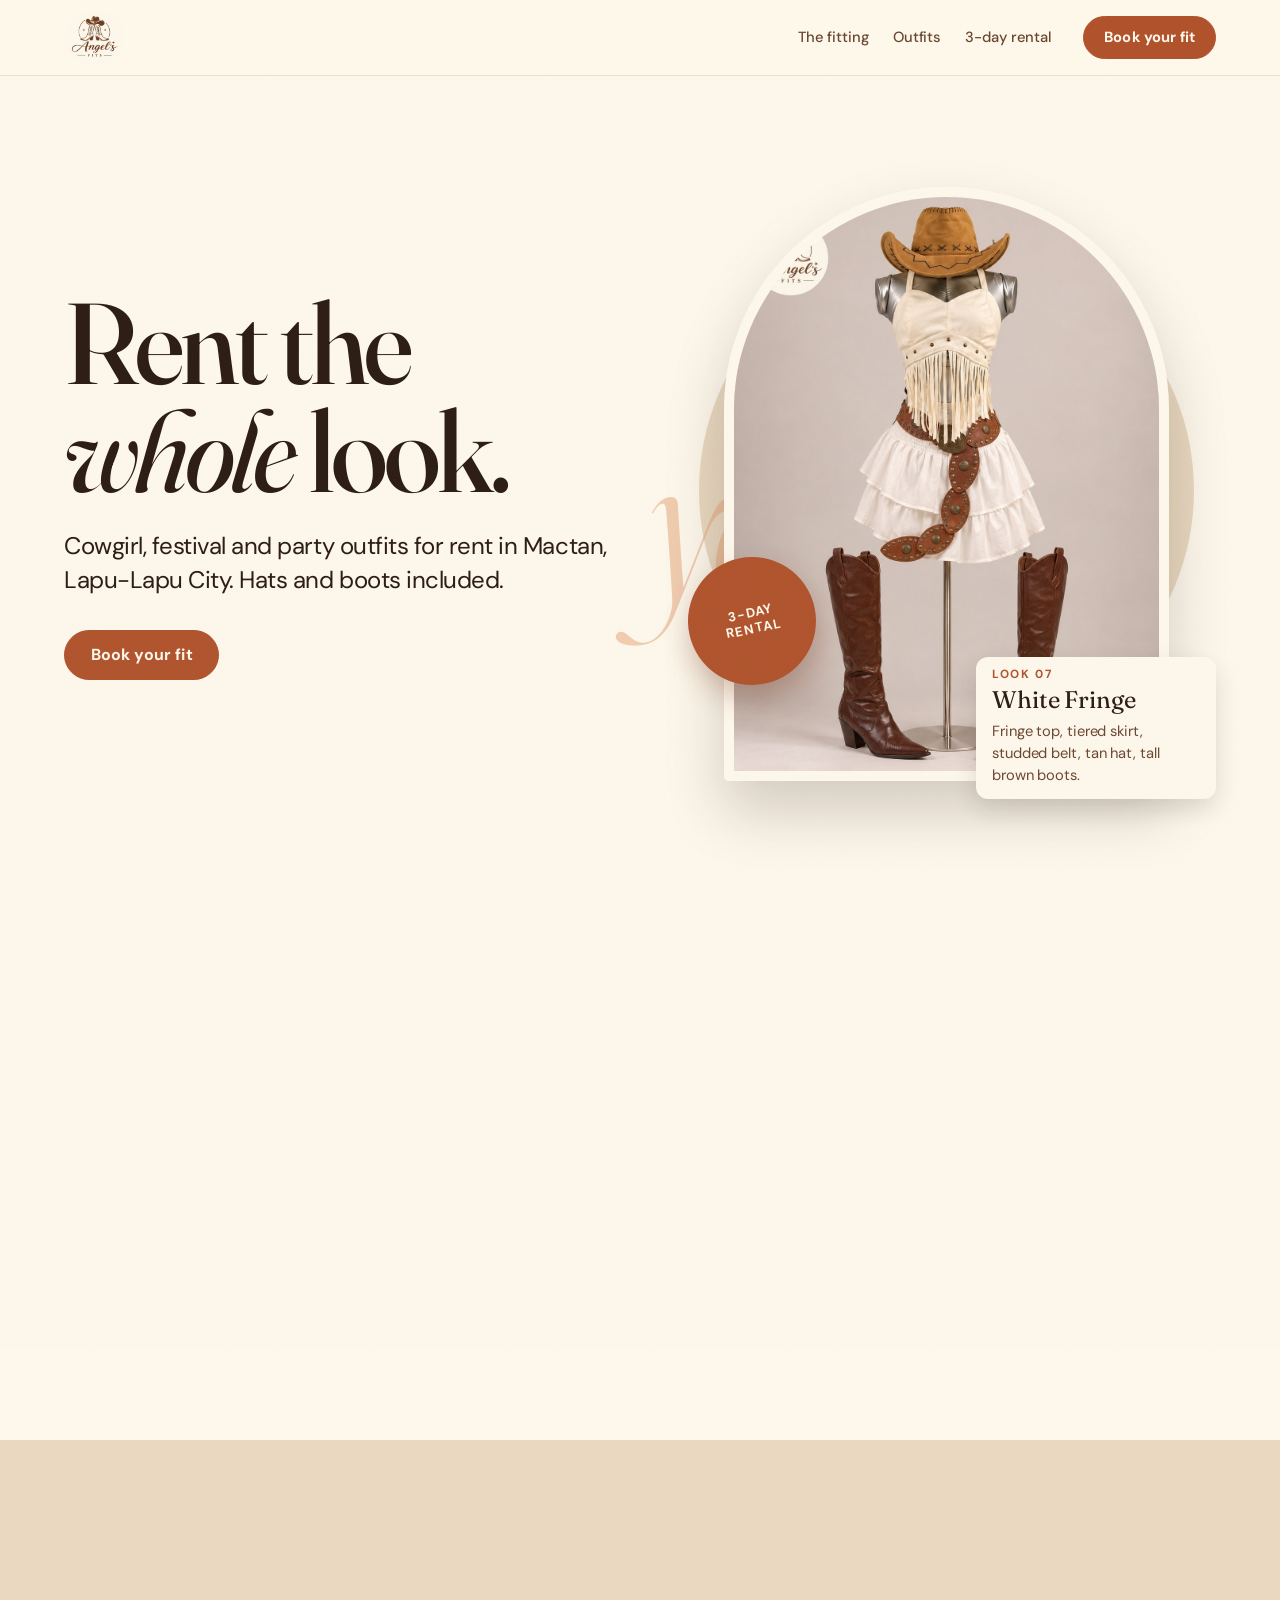
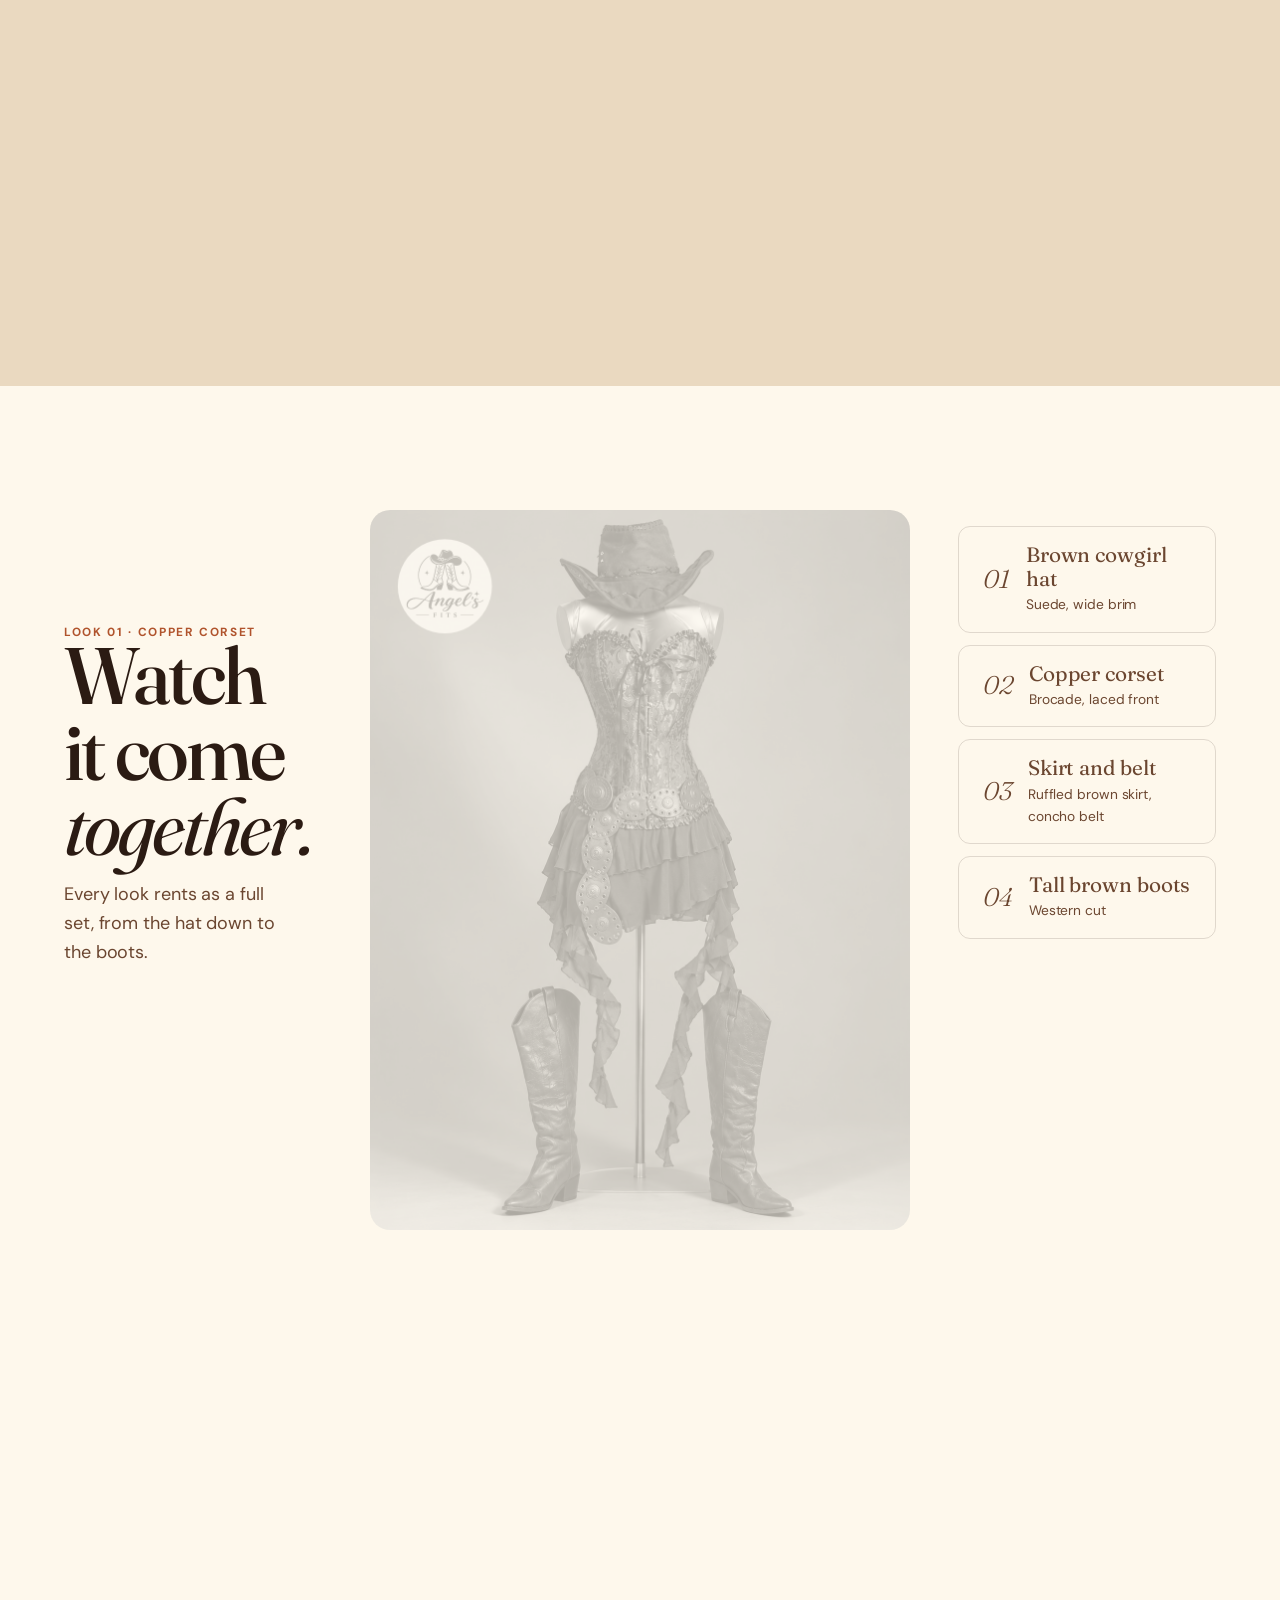
<file: index.html>
<!DOCTYPE html>
<html lang="en">
<head>
  <meta charset="UTF-8">
  <meta name="viewport" content="width=device-width, initial-scale=1">
  <title>Angel's Fits</title>
  <meta http-equiv="refresh" content="0; url=scrollcraft/builds/angels-fits/">
  <link rel="canonical" href="scrollcraft/builds/angels-fits/">
</head>
<body>
  <p><a href="scrollcraft/builds/angels-fits/">Go to Angel's Fits</a></p>
</body>
</html>
</file>
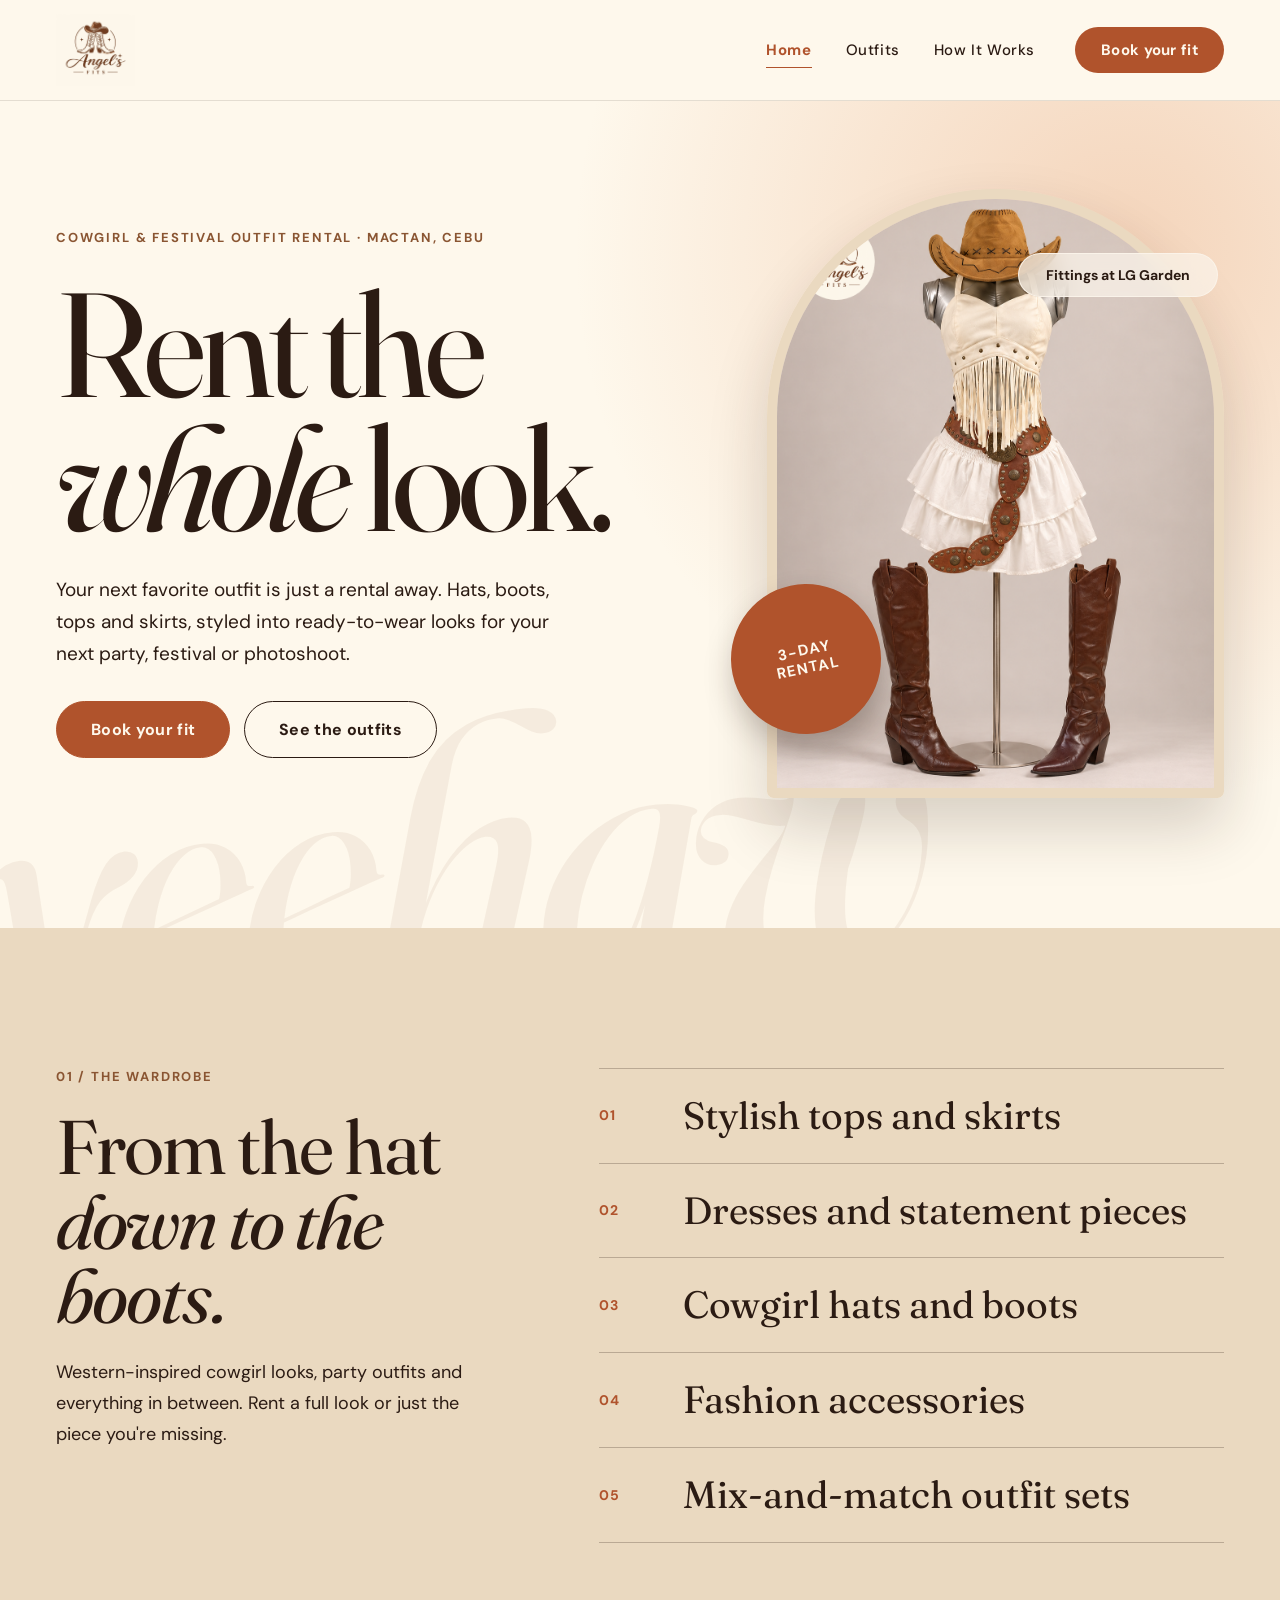
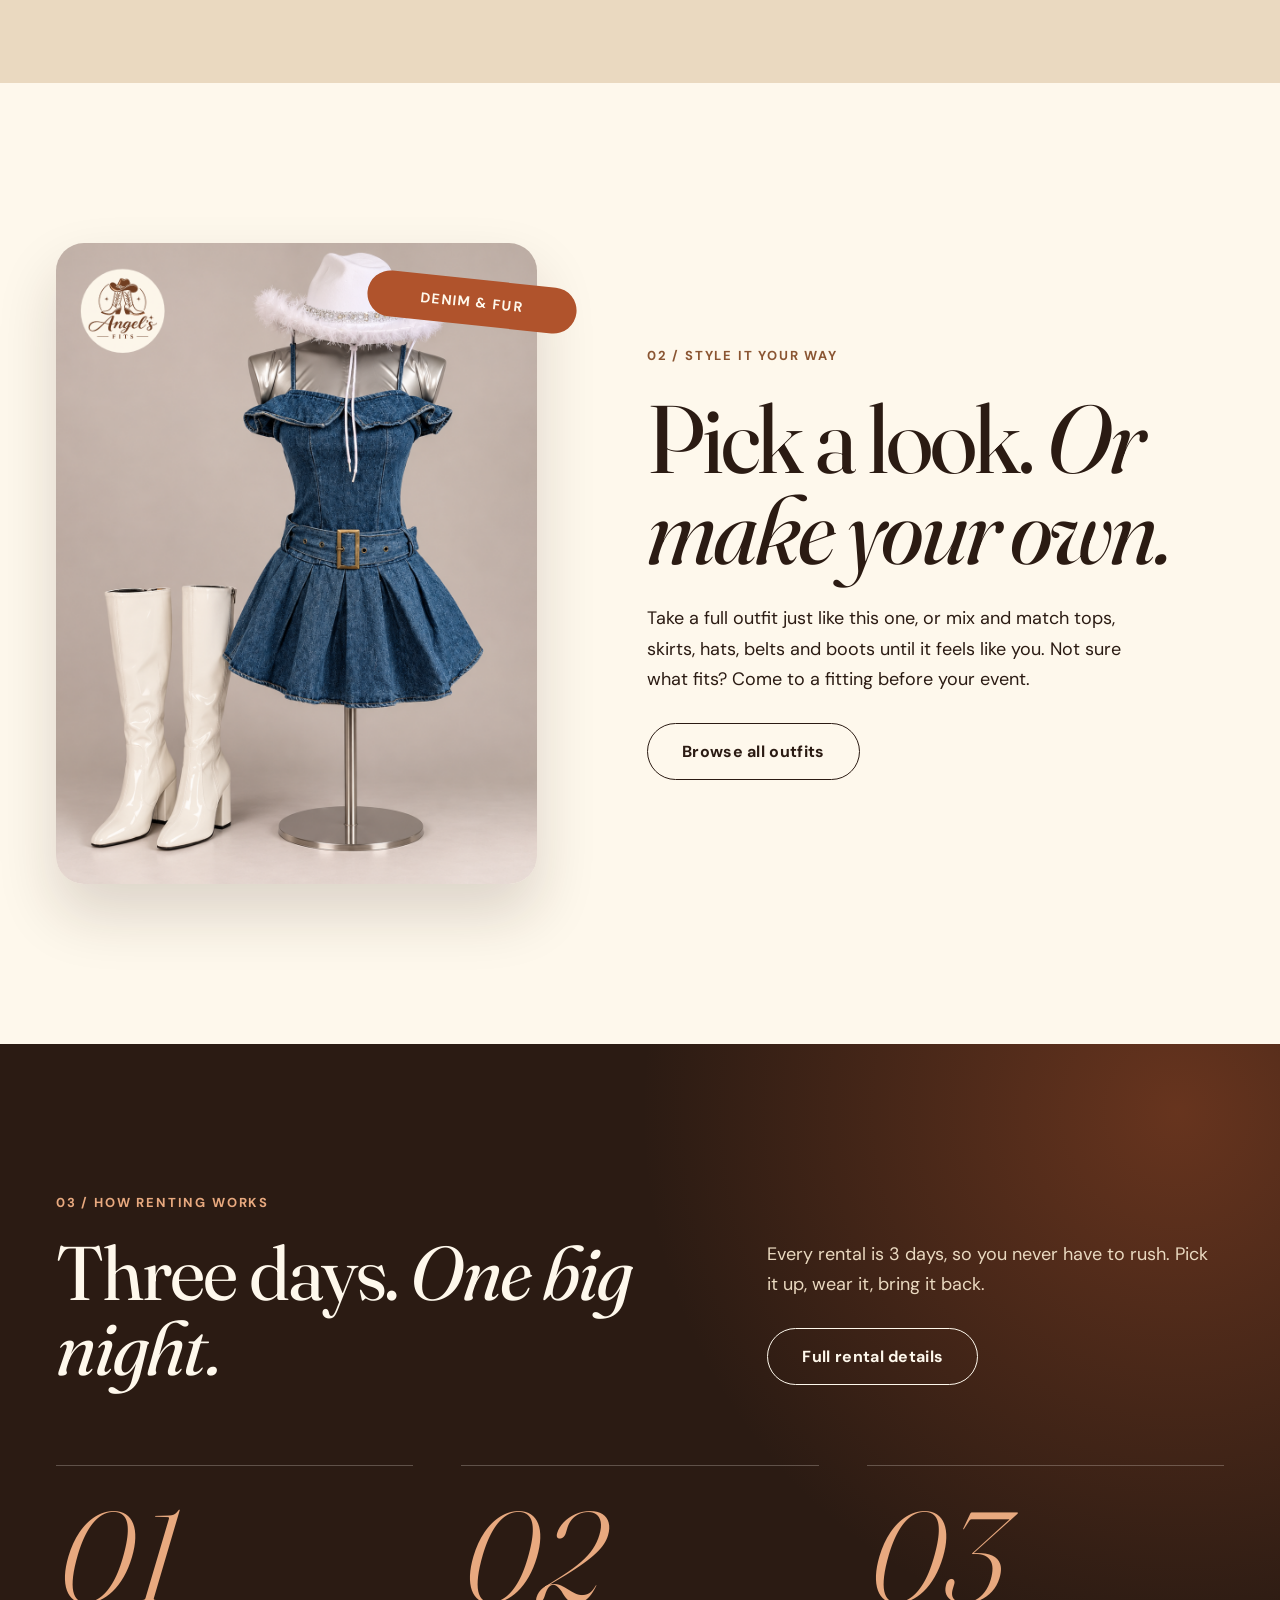
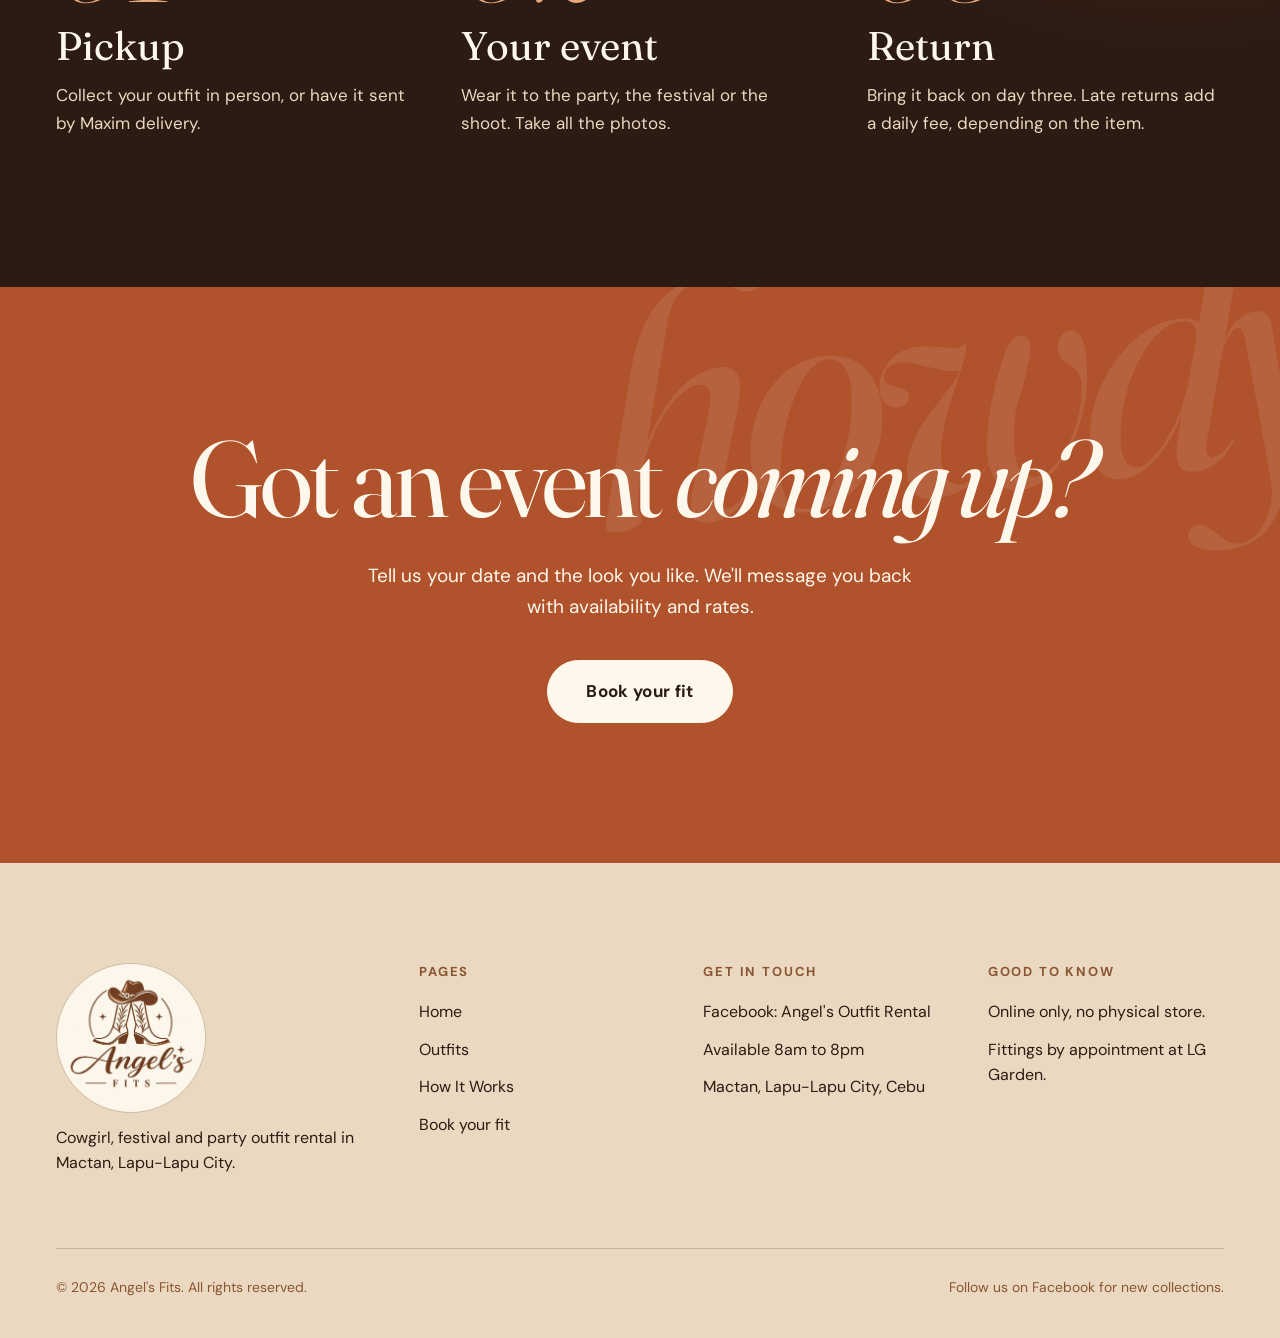
<file: design/index.html>
<!DOCTYPE html>
<html lang="en">
<head>
  <meta charset="UTF-8">
  <meta name="viewport" content="width=device-width, initial-scale=1">
  <title>Angel's Fits | Cowgirl and festival outfit rental in Mactan, Cebu</title>
  <link rel="preconnect" href="https://fonts.googleapis.com">
  <link rel="preconnect" href="https://fonts.gstatic.com" crossorigin>
  <link href="https://fonts.googleapis.com/css2?family=DM+Sans:wght@400;500;700&family=Fraunces:ital,opsz,wght@0,9..144,300..700;1,9..144,300..700&display=swap" rel="stylesheet">
  <link rel="stylesheet" href="styles.css">
</head>
<body>

  <header class="site-header">
    <img class="header-logo" src="../content/Logo.jpg" alt="Angel's Fits logo: cowgirl hat and boots">
    <div class="header-right">
      <nav class="site-nav">
        <a class="nav-link-current" href="index.html">Home</a>
        <a class="nav-link" href="outfits.html">Outfits</a>
        <a class="nav-link" href="how-it-works.html">How It Works</a>
      </nav>
      <a class="btn-header" href="book.html">Book your fit</a>
      <div class="menu-icon">
        <div class="menu-line"></div>
        <div class="menu-line"></div>
        <div class="menu-line"></div>
      </div>
    </div>
  </header>

  <main>

    <section class="hero">
      <p class="ghost-word">yeehaw</p>
      <div class="hero-copy">
        <p class="eyebrow">Cowgirl &amp; festival outfit rental · Mactan, Cebu</p>
        <h1 class="hero-title">Rent the <em>whole</em> look.</h1>
        <p class="hero-text">Your next favorite outfit is just a rental away. Hats, boots, tops and skirts, styled into ready-to-wear looks for your next party, festival or photoshoot.</p>
        <div class="btn-row">
          <a class="btn-primary" href="book.html">Book your fit</a>
          <a class="btn-secondary" href="outfits.html">See the outfits</a>
        </div>
      </div>
      <div class="hero-media">
        <img class="hero-photo" src="../photos/5.png" alt="Cream fringe top, white tiered skirt, tan cowgirl hat, studded belt and tall brown boots">
        <div class="glass-chip">
          <p class="glass-chip-text">Fittings at LG Garden</p>
        </div>
        <div class="sticker">
          <p class="sticker-text">3-day rental</p>
        </div>
      </div>
    </section>

    <section class="section-offer">
      <div class="heading-block">
        <p class="eyebrow">01 / The wardrobe</p>
        <h2 class="section-title">From the hat <em>down to the boots.</em></h2>
        <p class="section-text">Western-inspired cowgirl looks, party outfits and everything in between. Rent a full look or just the piece you're missing.</p>
      </div>
      <div class="offer-list">
        <div class="offer-row">
          <p class="offer-number">01</p>
          <h3 class="offer-name">Stylish tops and skirts</h3>
        </div>
        <div class="offer-row">
          <p class="offer-number">02</p>
          <h3 class="offer-name">Dresses and statement pieces</h3>
        </div>
        <div class="offer-row">
          <p class="offer-number">03</p>
          <h3 class="offer-name">Cowgirl hats and boots</h3>
        </div>
        <div class="offer-row">
          <p class="offer-number">04</p>
          <h3 class="offer-name">Fashion accessories</h3>
        </div>
        <div class="offer-row">
          <p class="offer-number">05</p>
          <h3 class="offer-name">Mix-and-match outfit sets</h3>
        </div>
      </div>
    </section>

    <section class="section-feature">
      <div class="feature-media">
        <img class="feature-photo" src="../photos/3.png" alt="Denim ruffle dress with belt, white fur-trim cowgirl hat and white knee-high boots">
        <div class="feature-tag">
          <p class="feature-tag-text">Denim &amp; fur</p>
        </div>
      </div>
      <div class="feature-copy">
        <p class="eyebrow">02 / Style it your way</p>
        <h2 class="feature-title">Pick a look. <em>Or make your own.</em></h2>
        <p class="section-text">Take a full outfit just like this one, or mix and match tops, skirts, hats, belts and boots until it feels like you. Not sure what fits? Come to a fitting before your event.</p>
        <a class="btn-secondary" href="outfits.html">Browse all outfits</a>
      </div>
    </section>

    <section class="section-dark">
      <div class="dark-head">
        <div class="dark-head-copy">
          <p class="eyebrow-light">03 / How renting works</p>
          <h2 class="section-title-light">Three days. <em>One big night.</em></h2>
        </div>
        <div class="dark-head-side">
          <p class="section-text-light">Every rental is 3 days, so you never have to rush. Pick it up, wear it, bring it back.</p>
          <a class="btn-outline-light" href="how-it-works.html">Full rental details</a>
        </div>
      </div>
      <div class="days-grid">
        <div class="day-item">
          <p class="day-number">01</p>
          <h3 class="day-title">Pickup</h3>
          <p class="day-text">Collect your outfit in person, or have it sent by Maxim delivery.</p>
        </div>
        <div class="day-item">
          <p class="day-number">02</p>
          <h3 class="day-title">Your event</h3>
          <p class="day-text">Wear it to the party, the festival or the shoot. Take all the photos.</p>
        </div>
        <div class="day-item">
          <p class="day-number">03</p>
          <h3 class="day-title">Return</h3>
          <p class="day-text">Bring it back on day three. Late returns add a daily fee, depending on the item.</p>
        </div>
      </div>
    </section>

    <section class="section-cta">
      <p class="ghost-word-light">howdy</p>
      <h2 class="cta-title">Got an event <em>coming up?</em></h2>
      <p class="cta-text">Tell us your date and the look you like. We'll message you back with availability and rates.</p>
      <div class="cta-button-wrap">
        <a class="btn-light" href="book.html">Book your fit</a>
      </div>
    </section>

  </main>

  <footer class="site-footer">
    <div class="footer-col">
      <img class="footer-logo" src="../content/Logo.jpg" alt="Angel's Fits logo">
      <p class="footer-text">Cowgirl, festival and party outfit rental in Mactan, Lapu-Lapu City.</p>
    </div>
    <div class="footer-col">
      <h4 class="footer-heading">Pages</h4>
      <a class="footer-link" href="index.html">Home</a>
      <a class="footer-link" href="outfits.html">Outfits</a>
      <a class="footer-link" href="how-it-works.html">How It Works</a>
      <a class="footer-link" href="book.html">Book your fit</a>
    </div>
    <div class="footer-col">
      <h4 class="footer-heading">Get in touch</h4>
      <a class="footer-link" href="https://www.facebook.com/search/top?q=Angel%27s%20Outfit%20Rental">Facebook: Angel's Outfit Rental</a>
      <p class="footer-text">Available 8am to 8pm</p>
      <p class="footer-text">Mactan, Lapu-Lapu City, Cebu</p>
    </div>
    <div class="footer-col">
      <h4 class="footer-heading">Good to know</h4>
      <p class="footer-text">Online only, no physical store.</p>
      <p class="footer-text">Fittings by appointment at LG Garden.</p>
    </div>
    <div class="footer-bottom">
      <p class="footer-small">© 2026 Angel's Fits. All rights reserved.</p>
      <p class="footer-small">Follow us on Facebook for new collections.</p>
    </div>
  </footer>

</body>
</html>
</file>
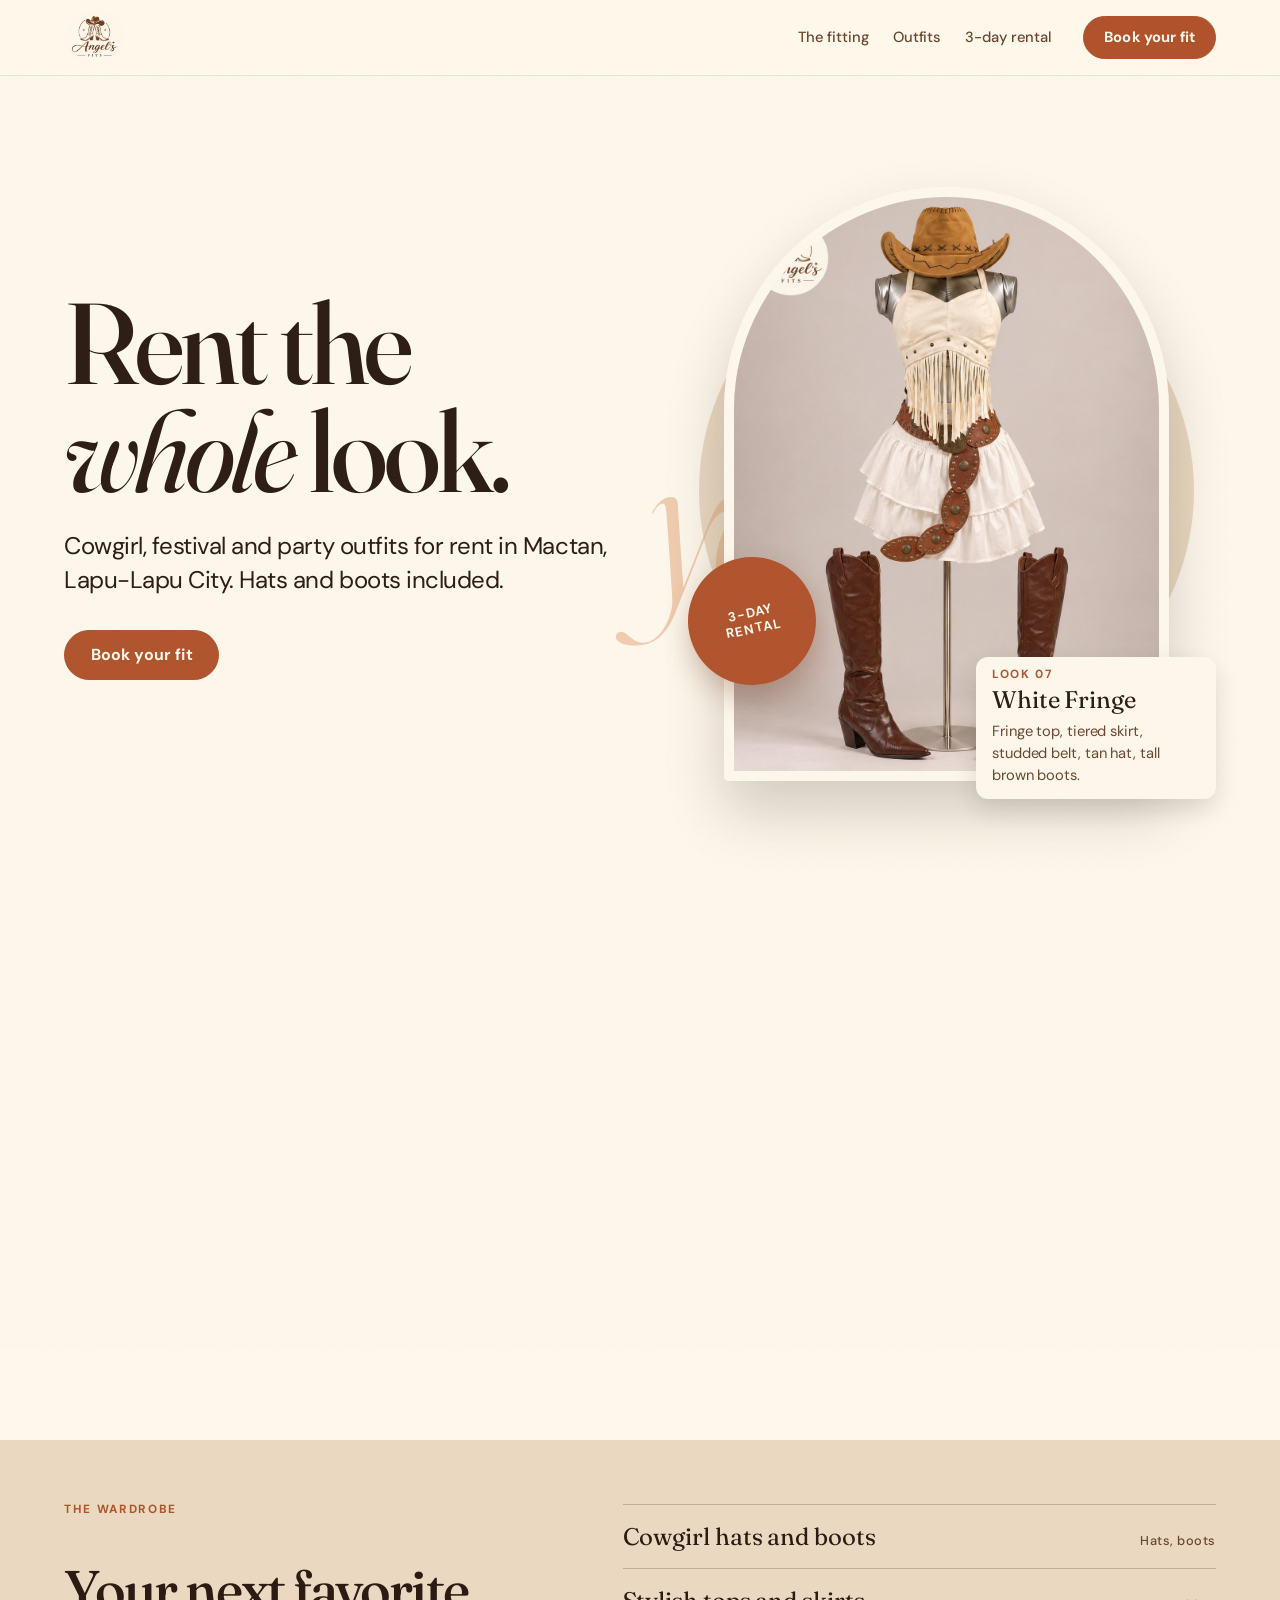
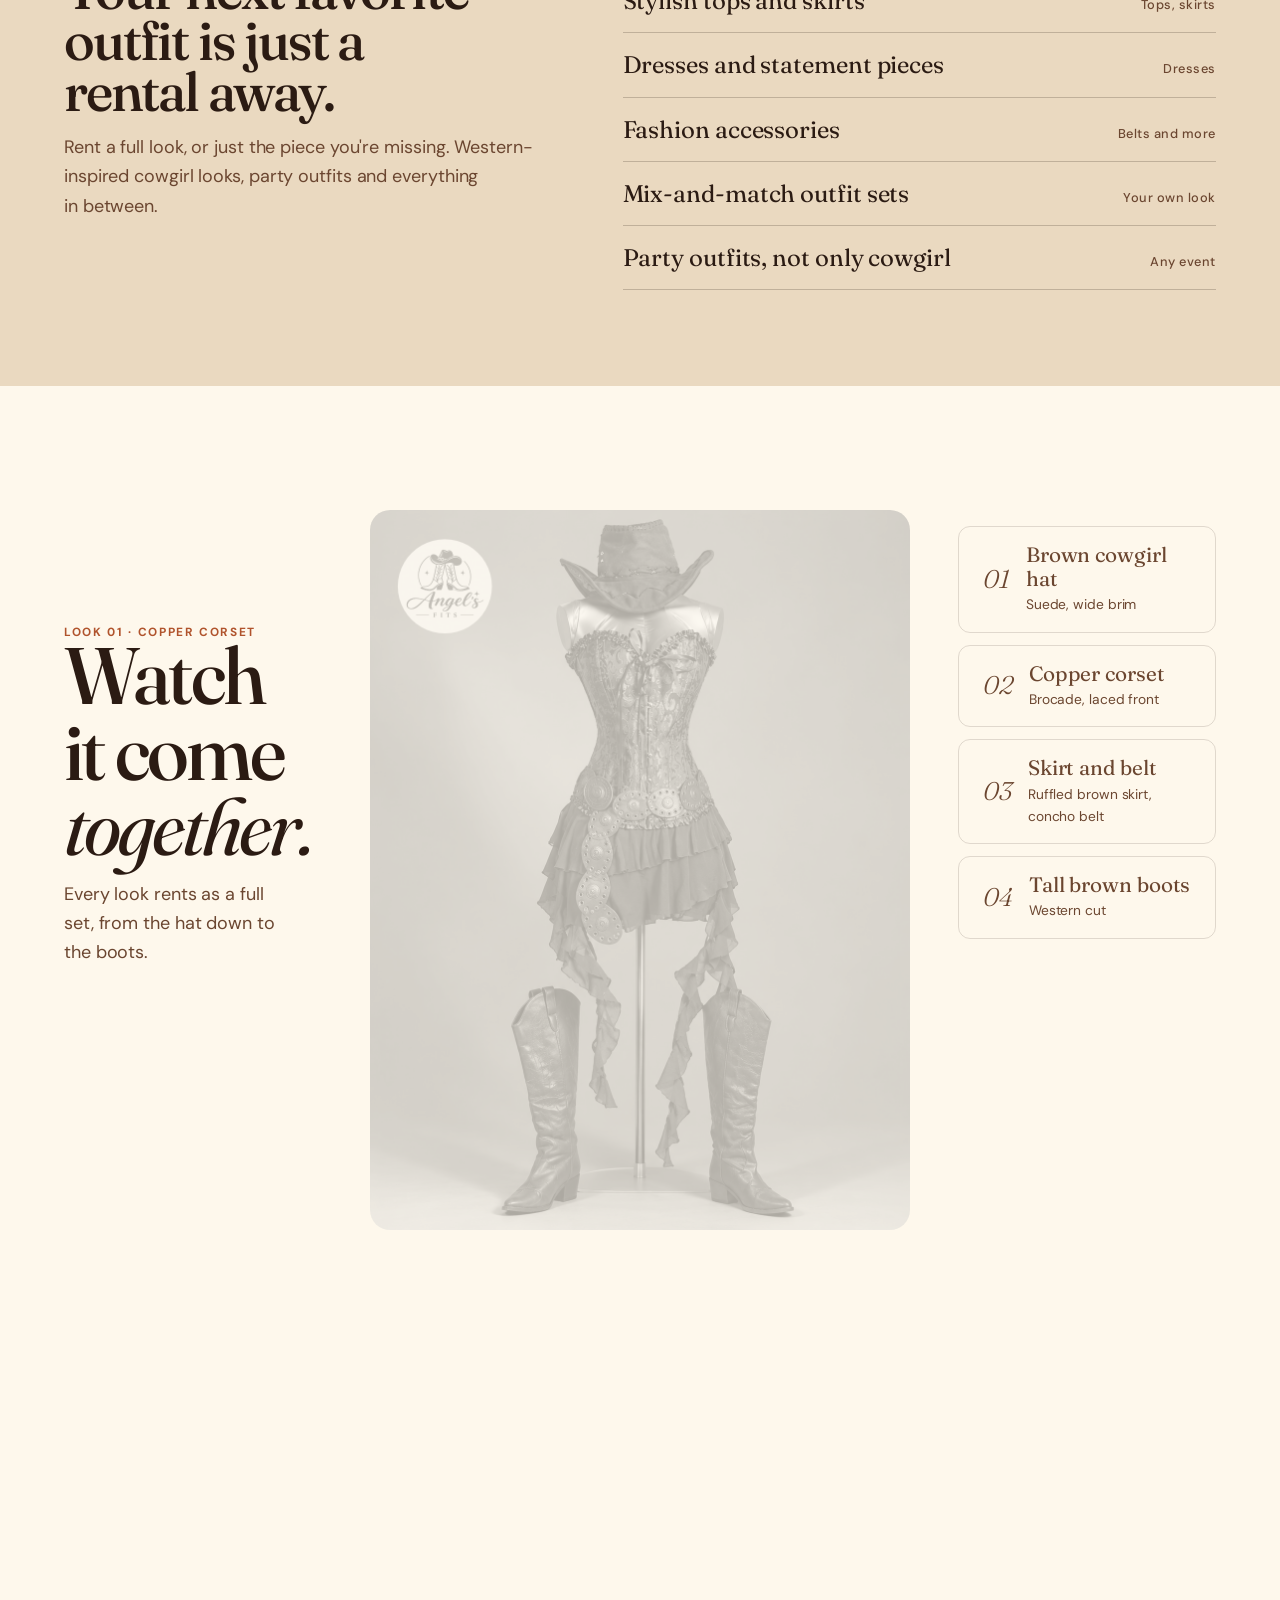
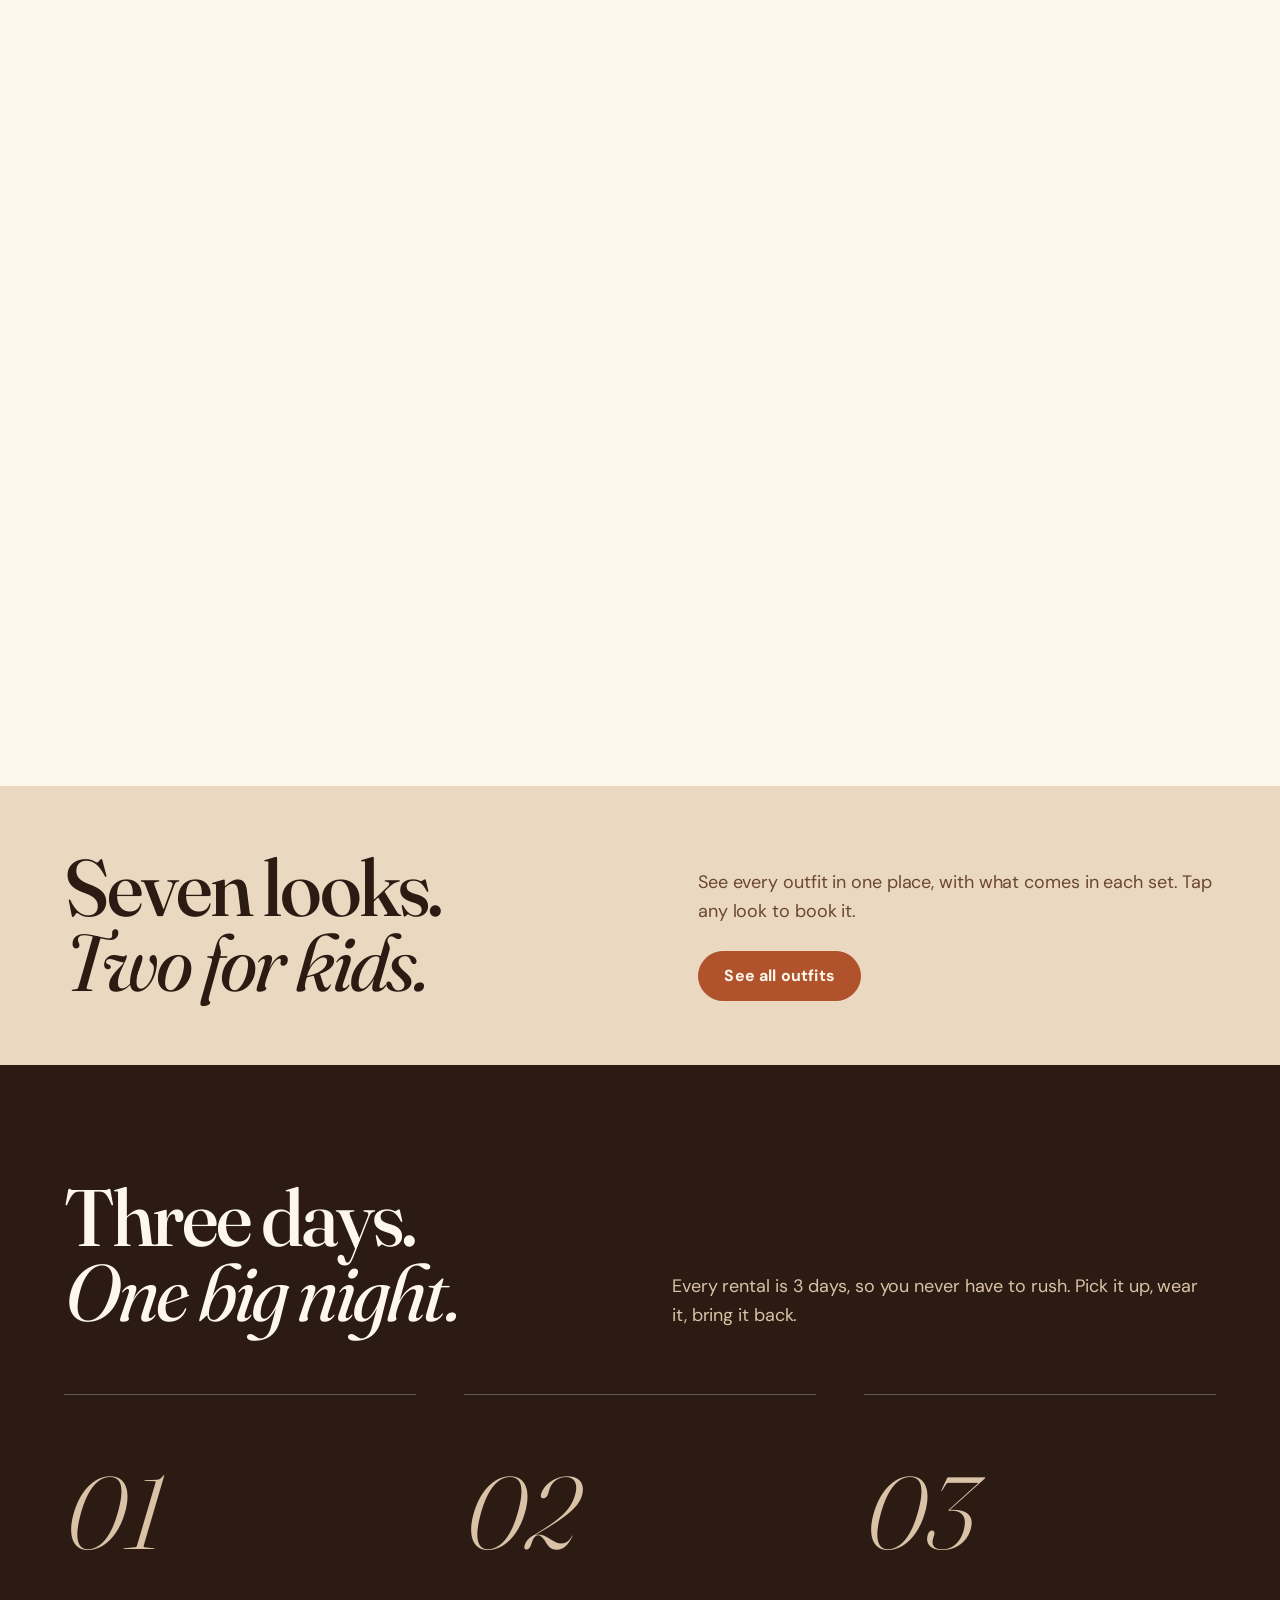
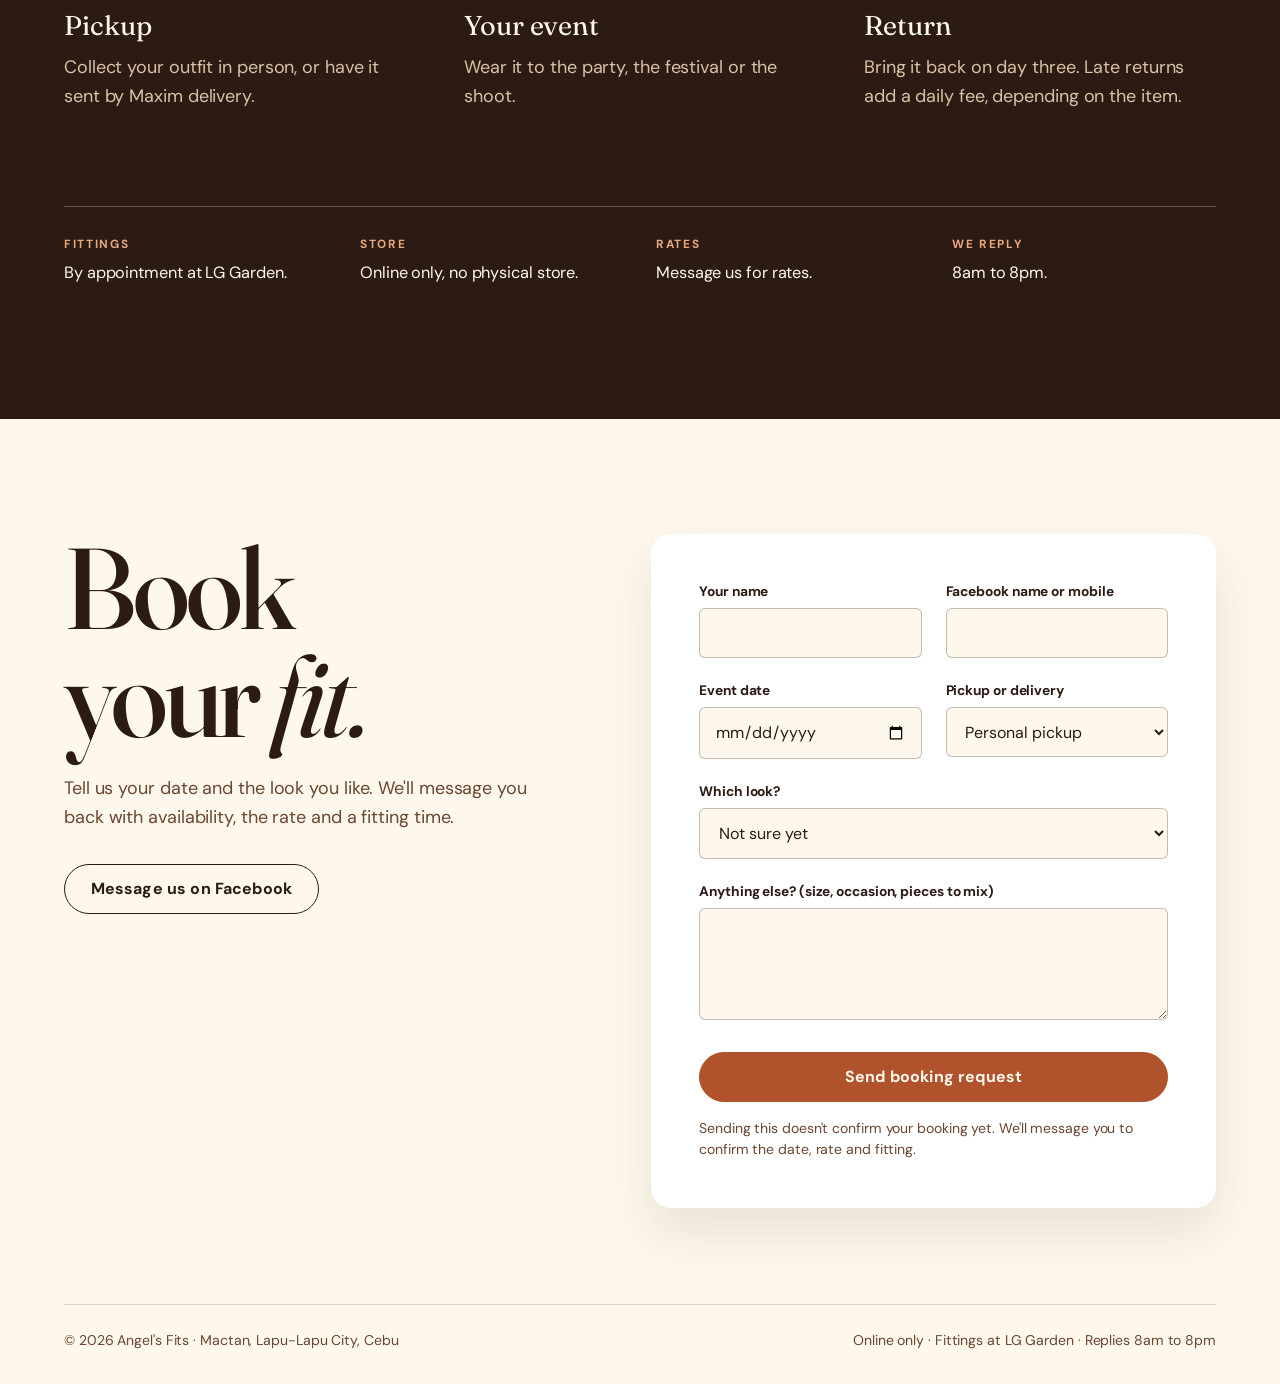
<file: scrollcraft/builds/angels-fits/index.html>
<!doctype html>
<html lang="en">
<head>
<meta charset="utf-8">
<meta name="viewport" content="width=device-width, initial-scale=1, viewport-fit=cover">
<title>Angel's Fits · Cowgirl, festival and party outfit rental in Mactan, Cebu</title>
<meta name="description" content="Rent the whole look. Cowgirl, festival, party and kids' outfits for rent in Mactan, Lapu-Lapu City. 3-day rentals, fittings at LG Garden.">
<link rel="icon" href="assets/logo.jpg">
<link rel="preconnect" href="https://fonts.googleapis.com">
<link rel="preconnect" href="https://fonts.gstatic.com" crossorigin>
<link href="https://fonts.googleapis.com/css2?family=DM+Sans:opsz,wght@9..40,400;9..40,500;9..40,700&family=Fraunces:ital,opsz,wght@0,9..144,300..600;1,9..144,300..600&display=swap" rel="stylesheet">
<link rel="stylesheet" href="scrollcraft.css">
<style>
  :root {
    --sc-canvas:     #FEF8EC;
    --sc-surface:    #EAD9C0;
    --sc-ink:        #2B1B13;
    --sc-ink-soft:   #6B4630;
    --sc-accent:     #B0532C;
    --sc-accent-ink: #FEF8EC;
    --sc-font-display: "Fraunces", Georgia, serif;
    --sc-font-text:    "DM Sans", system-ui, sans-serif;
    --sc-font-mono:    "DM Sans", system-ui, sans-serif;
    --sand: #EAD9C0;
    --blush: #E8A97F;
    --mesquite: #2B1B13;
    --bar-h: 76px;
  }
  body { background: var(--sc-canvas); color: var(--sc-ink); font-family: var(--sc-font-text); }
  img { display: block; }
  a { color: inherit; }
  :focus-visible { outline: 2px solid var(--sc-accent); outline-offset: 3px; border-radius: 4px; }
  .sc-display em { font-style: italic; font-weight: 400; }

  /* ---------- buttons: one label per intent ---------- */
  .btn {
    display: inline-flex; align-items: center; justify-content: center; gap: .5rem;
    padding: .95rem 1.6rem; border-radius: var(--sc-r-pill);
    background: var(--sc-accent); color: var(--sc-accent-ink);
    font: 700 1rem/1.1 var(--sc-font-text); letter-spacing: .01em; text-decoration: none;
    border: 1px solid var(--sc-accent); cursor: pointer; white-space: nowrap;
    transition: transform 160ms var(--sc-ease-out), background-color 160ms var(--sc-ease-out), box-shadow 160ms var(--sc-ease-out);
  }
  .btn:active { transform: scale(0.97); }
  .btn[disabled] { opacity: .5; cursor: not-allowed; }
  .btn--ghost { background: transparent; color: var(--sc-ink); border-color: currentColor; }
  @media (hover: hover) and (pointer: fine) {
    .btn:hover { background: #8F3F1E; border-color: #8F3F1E; transform: translateY(-2px); box-shadow: 0 10px 24px rgba(120, 52, 22, .25); }
    .btn--ghost:hover { background: var(--sc-ink); color: var(--sc-canvas); border-color: var(--sc-ink); box-shadow: none; }
  }

  /* ---------- index bar (gallery grammar: the nav is an index that jumps) ---------- */
  .bar {
    position: fixed; inset: 0 0 auto 0; z-index: var(--sc-z-chrome);
    height: var(--bar-h); display: flex; align-items: center; gap: var(--sc-6);
    padding-inline: var(--sc-gutter);
    background: rgba(254, 248, 236, .86); backdrop-filter: blur(10px);
    border-bottom: 1px solid rgba(43, 27, 19, .1);
  }
  .bar__mark img { height: 56px; width: auto; border-radius: 50%; }
  .bar__index { display: flex; gap: var(--sc-5); margin-left: auto; }
  .bar__index a {
    font: 500 .92rem/1 var(--sc-font-text); text-decoration: none; color: var(--sc-ink-soft);
    padding: .5rem 0; border-bottom: 1px solid transparent;
    transition: color 140ms var(--sc-ease-out), border-color 140ms var(--sc-ease-out);
  }
  .bar__index a:hover, .bar__index a.is-here { color: var(--sc-ink); border-color: var(--sc-accent); }
  .bar .btn { padding: .75rem 1.25rem; font-size: .92rem; }

  /* ---------- 1 · hero: object one, labelled, in layered planes ---------- */
  .hero [data-sc-stage] {
    display: grid; grid-template-columns: 1.05fr 1fr; align-items: center; gap: var(--sc-7);
    padding: calc(var(--bar-h) + var(--sc-5)) var(--sc-gutter) var(--sc-6);
    background: var(--sc-canvas);
  }
  .hero__copy { position: relative; z-index: 4; max-width: 34rem; }
  .hero__copy h1 { font-size: var(--sc-t-4xl); }
  .hero__copy .sc-lede { margin-top: var(--sc-5); }
  .hero__copy .btn { margin-top: var(--sc-6); }
  .hero__scene { position: relative; height: min(76svh, 720px); display: grid; place-items: center; }
  .hero__sun {
    position: absolute; width: 92%; aspect-ratio: 1; border-radius: 50%;
    background: var(--sand); top: 6%; left: 4%; z-index: 0;
  }
  .hero__word {
    position: absolute; z-index: 1; left: -6%; top: 34%; margin: 0;
    font: italic 300 clamp(8rem, 17vw, 17rem)/1 var(--sc-font-display);
    letter-spacing: -0.05em; color: var(--blush); opacity: .55; pointer-events: none;
  }
  .hero__arch {
    position: relative; z-index: 2; height: min(66svh, 620px); aspect-ratio: 3 / 4; width: auto; max-width: none;
    object-fit: cover; border: 10px solid var(--sc-canvas);
    border-radius: 999px 999px 24px 24px; box-shadow: 0 30px 60px rgba(43, 27, 19, .2);
  }
  .hero__label {
    position: absolute; z-index: 3; right: 0; bottom: 4%; max-width: 15rem;
    background: var(--sc-canvas); padding: .8rem 1rem; border-radius: var(--sc-r-md);
    box-shadow: 0 10px 24px rgba(43, 27, 19, .14);
  }
  .hero__front { position: absolute; z-index: 4; left: 2%; bottom: 14%; }
  .sticker {
    width: 128px; height: 128px; border-radius: 50%; display: grid; place-items: center; text-align: center;
    background: var(--sc-accent); color: var(--sc-accent-ink); transform: rotate(-12deg);
    font: 700 .82rem/1.2 var(--sc-font-text); letter-spacing: .08em; text-transform: uppercase;
    box-shadow: 0 14px 28px rgba(120, 52, 22, .3);
  }

  /* label schema, used for every object on the page */
  .lbl-num { font: 700 .74rem/1 var(--sc-font-text); letter-spacing: .14em; text-transform: uppercase; color: var(--sc-accent); margin: 0; }
  .lbl-name { font: 400 1.5rem/1.1 var(--sc-font-display); margin: .35rem 0 0; }
  .lbl-pieces { font-size: .92rem; line-height: 1.5; color: var(--sc-ink-soft); margin: .4rem 0 0; }

  /* ---------- 2 · quiet: the wardrobe index ---------- */
  .quiet { padding-block: var(--sc-8) var(--sc-9); background: var(--sand); }
  .quiet__grid { display: grid; grid-template-columns: 1fr 1.2fr; gap: var(--sc-8); align-items: start; }
  .quiet h2 { font-size: var(--sc-t-2xl); max-width: 14ch; }
  .wardrobe { margin: 0; padding: 0; list-style: none; border-top: 1px solid rgba(43, 27, 19, .22); }
  .wardrobe li {
    display: flex; justify-content: space-between; gap: var(--sc-4); align-items: baseline;
    padding: var(--sc-4) 0; border-bottom: 1px solid rgba(43, 27, 19, .22);
    font: 400 var(--sc-t-lg)/1.3 var(--sc-font-display);
  }
  .wardrobe small { font: 500 .8rem/1 var(--sc-font-text); color: var(--sc-ink-soft); letter-spacing: .04em; }

  /* ---------- 3 · PEAK: the fitting ---------- */
  .fit [data-sc-stage] {
    display: grid; grid-template-columns: 1fr auto 1fr; align-items: center; gap: var(--sc-7);
    padding: calc(var(--bar-h) + var(--sc-4)) var(--sc-gutter) var(--sc-5);
    background: var(--sc-canvas);
  }
  .fit__head h2 { font-size: var(--sc-t-3xl); }
  .fit__head .sc-body { margin-top: var(--sc-4); }
  .fit__done { margin-top: var(--sc-5); font: italic 400 var(--sc-t-xl)/1.2 var(--sc-font-display); color: var(--sc-accent); opacity: 0; transition: opacity 300ms var(--sc-ease-out); }
  .fit.is-done .fit__done { opacity: 1; }
  .fit__figure { position: relative; height: min(80svh, 760px); aspect-ratio: 3 / 4; margin: 0; }
  .fit__figure img { position: absolute; inset: 0; width: 100%; height: 100%; object-fit: cover; border-radius: var(--sc-r-lg); max-width: none; }
  .fit__ghost { filter: grayscale(1) contrast(.7) brightness(1.15); opacity: .38; }
  .fit__color { clip-path: inset(0 0 calc(var(--hide, 1) * 100%) 0 round var(--sc-r-lg)); box-shadow: 0 30px 60px rgba(43, 27, 19, .18); }
  .fit__tape {
    position: absolute; left: -12px; right: -12px; height: 2px; background: var(--sc-accent);
    top: calc((1 - var(--hide, 1)) * 100%); opacity: var(--tape, 0);
  }
  .pieces { margin: 0; padding: 0; list-style: none; display: grid; gap: var(--sc-3); align-self: start; margin-top: var(--sc-7); }
  .piece {
    display: grid; grid-template-columns: auto 1fr; gap: var(--sc-4); align-items: center;
    padding: var(--sc-4) var(--sc-5); border-radius: var(--sc-r-md);
    border: 1px solid rgba(43, 27, 19, .14); color: var(--sc-ink-soft);
    transition: background-color 220ms var(--sc-ease-out), color 220ms var(--sc-ease-out), border-color 220ms var(--sc-ease-out), transform 220ms var(--sc-ease-out);
  }
  .piece b { display: block; font: 400 1.3rem/1.15 var(--sc-font-display); }
  .piece span { display: block; font-size: .86rem; margin-top: .15rem; }
  .piece i { font: italic 300 1.6rem/1 var(--sc-font-display); color: inherit; }
  .piece.is-on { background: var(--sand); border-color: var(--sand); color: var(--sc-ink); transform: translateX(-6px); }
  .piece.is-on i { color: var(--sc-accent); }

  /* ---------- 4 · more: link to the outfits page ---------- */
  .more { background: var(--sand); padding-block: var(--sc-8); }
  .more__row { display: grid; grid-template-columns: 1.1fr 1fr; gap: var(--sc-8); align-items: end; }
  .more h2 { font-size: var(--sc-t-3xl); }
  .more__side .sc-body { color: var(--sc-ink-soft); }
  .more__side .btn { margin-top: var(--sc-5); }

  /* ---------- 6 · rental: dark band, hard cut ---------- */
  .rental { --sc-ink: #FEF8EC; --sc-ink-soft: #D9C2A6; --sc-accent: #E8A97F; background: var(--mesquite); color: var(--sc-ink); }
  .rental h2 { font-size: var(--sc-t-3xl); max-width: 12ch; }
  .rental__top { display: grid; grid-template-columns: 1fr 1fr; gap: var(--sc-8); align-items: end; }
  .rental__top .sc-body { color: var(--sc-ink-soft); }
  .days { margin-top: var(--sc-8); display: grid; grid-template-columns: repeat(3, 1fr); gap: var(--sc-7); }
  .day { border-top: 1px solid rgba(254, 248, 236, .28); padding-top: var(--sc-5); }
  .day__n { font: italic 300 clamp(4.5rem, 8vw, 7.5rem)/.85 var(--sc-font-display); color: var(--sc-accent); margin: 0; }
  .day h3 { font: 400 1.7rem/1.1 var(--sc-font-display); margin: var(--sc-4) 0 0; }
  .day p { color: var(--sc-ink-soft); margin: var(--sc-3) 0 0; line-height: 1.6; }
  .facts { margin-top: var(--sc-9); display: grid; grid-template-columns: repeat(4, 1fr); gap: var(--sc-6); border-top: 1px solid rgba(254, 248, 236, .28); padding-top: var(--sc-6); }
  .facts dt { font: 700 .74rem/1 var(--sc-font-text); letter-spacing: .14em; text-transform: uppercase; color: var(--sc-accent); }
  .facts dd { margin: .6rem 0 0; font-size: 1.02rem; line-height: 1.5; }

  /* ---------- 7 · book: the close ---------- */
  .book { background: var(--sc-canvas); padding-bottom: var(--sc-6); }
  .book__grid { display: grid; grid-template-columns: 1fr 1.15fr; gap: var(--sc-9); align-items: start; }
  .book h2 { font-size: var(--sc-t-4xl); }
  .book__aside .sc-body { margin-top: var(--sc-5); color: var(--sc-ink-soft); }
  .book__aside .btn--ghost { margin-top: var(--sc-6); }
  .form { background: #fff; border-radius: var(--sc-r-lg); padding: var(--sc-7); box-shadow: 0 24px 50px rgba(43, 27, 19, .1); border-top: 1px solid rgba(255,255,255,.9); }
  .form__grid { display: grid; grid-template-columns: 1fr 1fr; gap: var(--sc-5); }
  .field { display: flex; flex-direction: column; gap: .45rem; }
  .field--wide { grid-column: 1 / -1; }
  .field label { font: 700 .86rem/1.3 var(--sc-font-text); }
  .field input, .field select, .field textarea {
    font: 400 1rem/1.4 var(--sc-font-text); color: var(--sc-ink);
    background: var(--sc-canvas); border: 1px solid rgba(43, 27, 19, .28); border-radius: var(--sc-r-sm);
    padding: .8rem .9rem; width: 100%; transition: border-color 140ms var(--sc-ease-out);
  }
  .field textarea { min-height: 7rem; resize: vertical; }
  .field input:focus-visible, .field select:focus-visible, .field textarea:focus-visible { outline: 2px solid var(--sc-accent); outline-offset: 1px; border-color: var(--sc-accent); }
  .field input:user-invalid, .field select:user-invalid { border-color: #A3271F; }
  .form .btn { margin-top: var(--sc-6); width: 100%; }
  .form__note { margin: var(--sc-4) 0 0; font-size: .88rem; color: var(--sc-ink-soft); line-height: 1.5; }
  .form__status { margin: var(--sc-4) 0 0; font-size: .95rem; line-height: 1.5; padding: .9rem 1rem; border-radius: var(--sc-r-sm); background: var(--sand); }
  .form__status[hidden] { display: none; }
  .foot { margin-top: var(--sc-9); padding-top: var(--sc-5); border-top: 1px solid rgba(43, 27, 19, .16); display: flex; flex-wrap: wrap; gap: var(--sc-4) var(--sc-7); justify-content: space-between; font-size: .88rem; color: var(--sc-ink-soft); }
  .foot p { margin: 0; }


  /* ---------- trailing cursor (asked for by the owner) ---------- */
  .ring { position: fixed; left: 0; top: 0; width: 34px; height: 34px; margin: -17px 0 0 -17px; border: 1.5px solid var(--sc-accent); border-radius: 50%; pointer-events: none; z-index: 9999; opacity: 0; transition: width 250ms var(--sc-ease-out), height 250ms var(--sc-ease-out), margin 250ms var(--sc-ease-out), background-color 250ms var(--sc-ease-out), opacity 250ms var(--sc-ease-out); }
  .ring.is-on { opacity: .8; }
  .ring.is-hover { width: 56px; height: 56px; margin: -28px 0 0 -28px; background: rgba(176, 83, 44, .1); }
  @media (hover: none), (pointer: coarse), (prefers-reduced-motion: reduce) { .ring { display: none; } }

  /* ---------- tablet / phone: separate composition ---------- */
  @media (max-width: 1080px) {
    .bar__index a:not(.bar__keep) { display: none; }
    .bar { gap: var(--sc-5); }
    .fit [data-sc-stage] { grid-template-columns: auto 1fr; }
    .fit__head { grid-column: 1 / -1; }
  }
  @media (max-width: 860px) {
    :root { --bar-h: 64px; }
    .bar__mark img { height: 46px; }
    .hero [data-sc-stage] { grid-template-columns: 1fr; grid-template-rows: auto 1fr; gap: var(--sc-4); align-content: start; }
    .hero__scene { order: -1; height: 46svh; }
    .hero__arch { height: 44svh; border-width: 6px; }
    .hero__sun { width: 40svh; height: 40svh; left: calc(50% - 20svh); top: 3svh; }
    .hero__copy h1 { font-size: var(--sc-t-2xl); }
    .hero__copy .sc-lede { margin-top: var(--sc-3); font-size: 1.02rem; }
    .hero__copy .btn { margin-top: var(--sc-5); }
    .hero__label { display: none; }
    .hero__word { font-size: 7rem; left: -4%; top: 34%; }
    .sticker { width: 92px; height: 92px; font-size: .64rem; }
    .hero__front { left: 0; bottom: 6%; }
    .quiet__grid { grid-template-columns: 1fr; gap: var(--sc-6); }
    .fit [data-sc-stage] { grid-template-columns: 1fr; grid-template-rows: auto 1fr auto; gap: var(--sc-4); justify-items: center; align-content: start; }
    .fit__head { text-align: center; }
    .fit__head h2 { font-size: var(--sc-t-2xl); }
    .fit__head .sc-body { display: none; }
    .fit__done { margin-top: var(--sc-2); font-size: 1.15rem; }
    .fit__figure { height: 50svh; }
    .pieces { grid-template-columns: 1fr 1fr; gap: var(--sc-2); width: 100%; margin-top: 0; }
    .piece { padding: .55rem .7rem; gap: .55rem; }
    .piece b { font-size: 1rem; }
    .piece span { display: none; }
    .piece i { font-size: 1.1rem; }
    .piece.is-on { transform: none; }
    .more__row { grid-template-columns: 1fr; gap: var(--sc-5); }
    .rental__top { grid-template-columns: 1fr; gap: var(--sc-5); }
    .days { grid-template-columns: 1fr; gap: var(--sc-6); }
    .facts { grid-template-columns: 1fr 1fr; }
    .book__grid { grid-template-columns: 1fr; gap: var(--sc-7); }
    .book h2 { font-size: var(--sc-t-3xl); }
    .form { padding: var(--sc-5); }
    .form__grid { grid-template-columns: 1fr; }
  }

  @media (prefers-reduced-motion: reduce) {
    .fit__color { clip-path: none; }
    .fit__tape { display: none; }
    .piece.is-on { transform: none; }
    .btn { transition-property: background-color, color, border-color; }
  }
</style>
</head>
<body>

<span data-sc-progress></span>
<div class="sc-grain" aria-hidden="true"></div>
<div class="ring" aria-hidden="true"></div>

<header class="bar">
  <a class="bar__mark" href="#top" aria-label="Angel's Fits, back to top"><img src="assets/logo.jpg" width="400" height="400" alt="Angel's Fits logo"></a>
  <nav class="bar__index" aria-label="Sections">
    <a href="#fitting">The fitting</a>
    <a class="bar__keep" href="outfits.html">Outfits</a>
    <a href="#rental">3-day rental</a>
  </nav>
  <a class="btn" href="#book">Book your fit</a>
</header>

<main id="top">

  <!-- 1 · RECOGNITION: object one, labelled, layered planes -->
  <section class="hero" data-sc-act="pin" data-sc-span="1.6">
    <div data-sc-stage>
      <div class="hero__copy" data-sc-cue="0 0.9 0">
        <h1 class="sc-display">Rent the <em>whole</em> look.</h1>
        <p class="sc-lede">Cowgirl, festival and party outfits for rent in Mactan, Lapu-Lapu City. Hats and boots included.</p>
        <a class="btn" href="#book">Book your fit</a>
      </div>
      <div class="hero__scene">
        <div class="hero__sun" data-sc-parallax="-1.2" aria-hidden="true"></div>
        <p class="hero__word" data-sc-parallax="-0.6" aria-hidden="true">yeehaw</p>
        <img class="hero__arch" src="assets/look-5.jpg" width="1086" height="1448" alt="Cream fringe top, white tiered skirt, tan cowgirl hat, studded belt and tall brown boots on a mannequin">
        <div class="hero__label">
          <p class="lbl-num">Look 07</p>
          <p class="lbl-name">White Fringe</p>
          <p class="lbl-pieces">Fringe top, tiered skirt, studded belt, tan hat, tall brown boots.</p>
        </div>
        <div class="hero__front" data-sc-parallax="0.9"><div class="sticker">3-day<br>rental</div></div>
      </div>
    </div>
  </section>

  <!-- 2 · CALM: the wardrobe index. Authored quiet before the peak. -->
  <section class="sc-section quiet" data-sc-act="flow">
    <div class="sc-wrap quiet__grid">
      <div class="sc-stack" data-sc-in data-sc-stagger="60">
        <p class="lbl-num">The wardrobe</p>
        <h2 class="sc-display">Your next favorite outfit is just a rental away.</h2>
        <p class="sc-body">Rent a full look, or just the piece you're missing. Western-inspired cowgirl looks, party outfits and everything in between.</p>
      </div>
      <ul class="wardrobe" data-sc-in data-sc-stagger="50">
        <li>Cowgirl hats and boots <small>Hats, boots</small></li>
        <li>Stylish tops and skirts <small>Tops, skirts</small></li>
        <li>Dresses and statement pieces <small>Dresses</small></li>
        <li>Fashion accessories <small>Belts and more</small></li>
        <li>Mix-and-match outfit sets <small>Your own look</small></li>
        <li>Party outfits, not only cowgirl <small>Any event</small></li>
      </ul>
    </div>
  </section>

  <!-- 3 · PEAK: the fitting. Scroll dresses the mannequin, hat to boots. -->
  <section id="fitting" class="fit" data-sc-act="pin" data-sc-span="4">
    <div data-sc-stage>
      <div class="fit__head">
        <p class="lbl-num">Look 01 · Copper Corset</p>
        <h2 class="sc-display">Watch it come <em>together.</em></h2>
        <p class="sc-body">Every look rents as a full set, from the hat down to the boots.</p>
        <p class="fit__done" aria-live="polite">That's the whole look.</p>
      </div>
      <figure class="fit__figure">
        <img class="fit__ghost" src="assets/look-4.jpg" width="1086" height="1448" alt="" aria-hidden="true">
        <img class="fit__color" src="assets/look-4.jpg" width="1086" height="1448" alt="Copper brocade corset, ruffled brown skirt, concho belt, brown hat and tall brown boots on a mannequin">
        <div class="fit__tape" aria-hidden="true"></div>
      </figure>
      <ol class="pieces">
        <li class="piece" data-piece="0"><i>01</i><div><b>Brown cowgirl hat</b><span>Suede, wide brim</span></div></li>
        <li class="piece" data-piece="1"><i>02</i><div><b>Copper corset</b><span>Brocade, laced front</span></div></li>
        <li class="piece" data-piece="2"><i>03</i><div><b>Skirt and belt</b><span>Ruffled brown skirt, concho belt</span></div></li>
        <li class="piece" data-piece="3"><i>04</i><div><b>Tall brown boots</b><span>Western cut</span></div></li>
      </ol>
    </div>
  </section>

  <!-- 4 · APPETITE: the rest of the range lives on its own page -->
  <section id="more" class="sc-section more" data-sc-act="flow">
    <div class="sc-wrap more__row" data-sc-in data-sc-stagger="60">
      <h2 class="sc-display">Seven looks. <em>Two for kids.</em></h2>
      <div class="more__side">
        <p class="sc-body">See every outfit in one place, with what comes in each set. Tap any look to book it.</p>
        <a class="btn" href="outfits.html">See all outfits</a>
      </div>
    </div>
  </section>

  <!-- 6 · EASE: how renting works. Compressed, flow, hard cut to dark. -->
  <section id="rental" class="sc-section rental" data-sc-act="flow">
    <div class="sc-wrap">
      <div class="rental__top" data-sc-in data-sc-stagger="60">
        <h2 class="sc-display">Three days. <em>One big night.</em></h2>
        <p class="sc-body">Every rental is 3 days, so you never have to rush. Pick it up, wear it, bring it back.</p>
      </div>
      <div class="days" data-sc-in data-sc-stagger="70">
        <div class="day"><p class="day__n">01</p><h3>Pickup</h3><p>Collect your outfit in person, or have it sent by Maxim delivery.</p></div>
        <div class="day"><p class="day__n">02</p><h3>Your event</h3><p>Wear it to the party, the festival or the shoot.</p></div>
        <div class="day"><p class="day__n">03</p><h3>Return</h3><p>Bring it back on day three. Late returns add a daily fee, depending on the item.</p></div>
      </div>
      <dl class="facts" data-sc-in data-sc-stagger="50">
        <div><dt>Fittings</dt><dd>By appointment at LG Garden.</dd></div>
        <div><dt>Store</dt><dd>Online only, no physical store.</dd></div>
        <div><dt>Rates</dt><dd>Message us for rates.</dd></div>
        <div><dt>We reply</dt><dd>8am to 8pm.</dd></div>
      </dl>
    </div>
  </section>

  <!-- 7 · RESOLVE: the booking form. Last element; holds. -->
  <section id="book" class="sc-section book" data-sc-act="flow">
    <div class="sc-wrap">
      <div class="book__grid">
        <div class="book__aside sc-stack" data-sc-in data-sc-stagger="60">
          <h2 class="sc-display">Book your <em>fit.</em></h2>
          <p class="sc-body">Tell us your date and the look you like. We'll message you back with availability, the rate and a fitting time.</p>
          <a class="btn btn--ghost" href="https://www.facebook.com/profile.php?id=61591773503501" target="_blank" rel="noopener">Message us on Facebook</a>
        </div>
        <form class="form" id="booking" method="POST" novalidate>
          <div class="form__grid">
            <div class="field"><label for="f-name">Your name</label><input id="f-name" name="name" autocomplete="name" required></div>
            <div class="field"><label for="f-contact">Facebook name or mobile</label><input id="f-contact" name="contact" required></div>
            <div class="field"><label for="f-date">Event date</label><input id="f-date" name="event_date" type="date" required></div>
            <div class="field"><label for="f-collect">Pickup or delivery</label>
              <select id="f-collect" name="collection"><option>Personal pickup</option><option>Maxim delivery</option></select></div>
            <div class="field field--wide"><label for="f-look">Which look?</label>
              <select id="f-look" name="look">
                <option>Not sure yet</option>
                <option>Look 01 · Copper Corset</option>
                <option>Look 02 · Plaid &amp; Ruffles</option>
                <option>Look 03 · Suede Fringe Set</option>
                <option>Look 04 · Fringe Vest</option>
                <option>Look 05 · Golden Lace</option>
                <option>Look 06 · Denim &amp; Fur</option>
                <option>Look 07 · White Fringe</option>
                <option>Kids 01 · Copper Fringe</option>
                <option>Kids 02 · Fringe Vest &amp; Belt</option>
                <option>Mix and match my own</option>
                <option>A party outfit</option>
              </select></div>
            <div class="field field--wide"><label for="f-notes">Anything else? (size, occasion, pieces to mix)</label><textarea id="f-notes" name="notes"></textarea></div>
          </div>
          <button class="btn" type="submit">Send booking request</button>
          <p class="form__note">Sending this doesn't confirm your booking yet. We'll message you to confirm the date, rate and fitting.</p>
          <p class="form__status" role="status" hidden></p>
        </form>
      </div>
      <footer class="foot">
        <p>© 2026 Angel's Fits · Mactan, Lapu-Lapu City, Cebu</p>
        <p>Online only · Fittings at LG Garden · Replies 8am to 8pm</p>
      </footer>
    </div>
  </section>

</main>

<script src="scrollcraft.js"></script>
<script>
  ScrollCraft.mount(document.body);

  (function () {
    /* Formspree endpoint, e.g. "https://formspree.io/f/abcdwxyz". Empty until the owner creates the form. */
    var FORM_ENDPOINT = "";
    var FACEBOOK = "https://www.facebook.com/profile.php?id=61591773503501";

    var reduce = window.matchMedia('(prefers-reduced-motion: reduce)').matches;
    var lookSelect = document.getElementById('f-look');

    /* ---------- the fitting: scroll dresses the mannequin ---------- */
    var fit = document.getElementById('fitting');
    var fig = fit.querySelector('.fit__figure');
    var rows = fit.querySelectorAll('.piece');
    var bands = [0, 0.21, 0.45, 0.67, 1];           /* hat, top, skirt + belt, boots (measured on look-4) */
    var windows = [[0.06, 0.24], [0.28, 0.46], [0.50, 0.68], [0.72, 0.88]];
    var lastP = -1;

    function ease(t) { return 1 - Math.pow(1 - t, 3); }
    function clamp(v) { return v < 0 ? 0 : v > 1 ? 1 : v; }

    function tick() {
      var p = parseFloat(fit.style.getPropertyValue('--sc-p')) || 0;
      if (p !== lastP) {
        lastP = p;
        var shown = 0, onCount = 0;
        windows.forEach(function (w, i) {
          var t = reduce ? (p >= w[0] ? 1 : 0) : ease(clamp((p - w[0]) / (w[1] - w[0])));
          if (t > 0) shown = bands[i] + (bands[i + 1] - bands[i]) * t;
          var on = t > 0.55;
          rows[i].classList.toggle('is-on', on);
          if (on) onCount = i + 1;
        });
        if (reduce) shown = 1;
        fig.style.setProperty('--hide', (1 - shown).toFixed(4));
        fig.style.setProperty('--tape', (shown > 0 && shown < 1) ? 1 : 0);
        fit.classList.toggle('is-done', onCount === 4);
      }
      requestAnimationFrame(tick);
    }
    requestAnimationFrame(tick);

    /* ---------- a look chosen on the Outfits page arrives as ?look= ---------- */
    function setLook(name) {
      for (var i = 0; i < lookSelect.options.length; i++) {
        if (lookSelect.options[i].text === name) { lookSelect.selectedIndex = i; return; }
      }
    }
    var wanted = new URLSearchParams(location.search).get('look');
    if (wanted) setLook(wanted);
    /* pinned acts get their height from the engine after load, so re-aim any #anchor once they exist */
    if (location.hash) {
      window.addEventListener('load', function () {
        var t = document.querySelector(location.hash);
        if (t) setTimeout(function () { t.scrollIntoView({ behavior: 'instant', block: 'start' }); }, 60);
      });
    }

    /* ---------- the booking form ---------- */
    var form = document.getElementById('booking');
    var status = form.querySelector('.form__status');
    var submit = form.querySelector('button[type="submit"]');
    form.addEventListener('submit', function (e) {
      e.preventDefault();
      if (!form.checkValidity()) { form.reportValidity(); return; }
      if (!FORM_ENDPOINT) {
        status.hidden = false;
        status.innerHTML = 'Online booking is being set up. For now, please <a href="' + FACEBOOK + '" target="_blank" rel="noopener">message us on Facebook</a> with your date and look.';
        return;
      }
      submit.disabled = true; submit.textContent = 'Sending…';
      fetch(FORM_ENDPOINT, { method: 'POST', body: new FormData(form), headers: { 'Accept': 'application/json' } })
        .then(function (r) {
          status.hidden = false;
          if (r.ok) { status.textContent = "Thank you! We got your request and will message you between 8am and 8pm."; form.reset(); }
          else { status.innerHTML = 'Something went wrong. Please <a href="' + FACEBOOK + '" target="_blank" rel="noopener">message us on Facebook</a> instead.'; }
        })
        .catch(function () { status.hidden = false; status.innerHTML = 'No connection. Please try again, or <a href="' + FACEBOOK + '" target="_blank" rel="noopener">message us on Facebook</a>.'; })
        .then(function () { submit.disabled = false; submit.textContent = 'Send booking request'; });
    });

    /* ---------- index bar: mark the section in view ---------- */
    var links = document.querySelectorAll('.bar__index a');
    var io = new IntersectionObserver(function (entries) {
      entries.forEach(function (en) {
        if (!en.isIntersecting) return;
        links.forEach(function (l) { l.classList.toggle('is-here', l.getAttribute('href') === '#' + en.target.id); });
      });
    }, { rootMargin: '-45% 0px -50% 0px' });
    ['fitting', 'more', 'rental', 'book'].forEach(function (id) { io.observe(document.getElementById(id)); });

    /* ---------- trailing cursor, desktop only ---------- */
    var fine = window.matchMedia('(hover: hover) and (pointer: fine)').matches;
    var ring = document.querySelector('.ring');
    if (fine && !reduce) {
      var mx = 0, my = 0, x = 0, y = 0;
      document.addEventListener('mousemove', function (e) { mx = e.clientX; my = e.clientY; ring.classList.add('is-on'); });
      document.addEventListener('mouseleave', function () { ring.classList.remove('is-on'); });
      document.addEventListener('mouseover', function (e) { ring.classList.toggle('is-hover', !!e.target.closest('a, button, select, input, textarea, label')); });
      (function loop() { x += (mx - x) * 0.14; y += (my - y) * 0.14; ring.style.transform = 'translate3d(' + x + 'px,' + y + 'px,0)'; requestAnimationFrame(loop); })();
    }
  })();
</script>
</body>
</html>
</file>
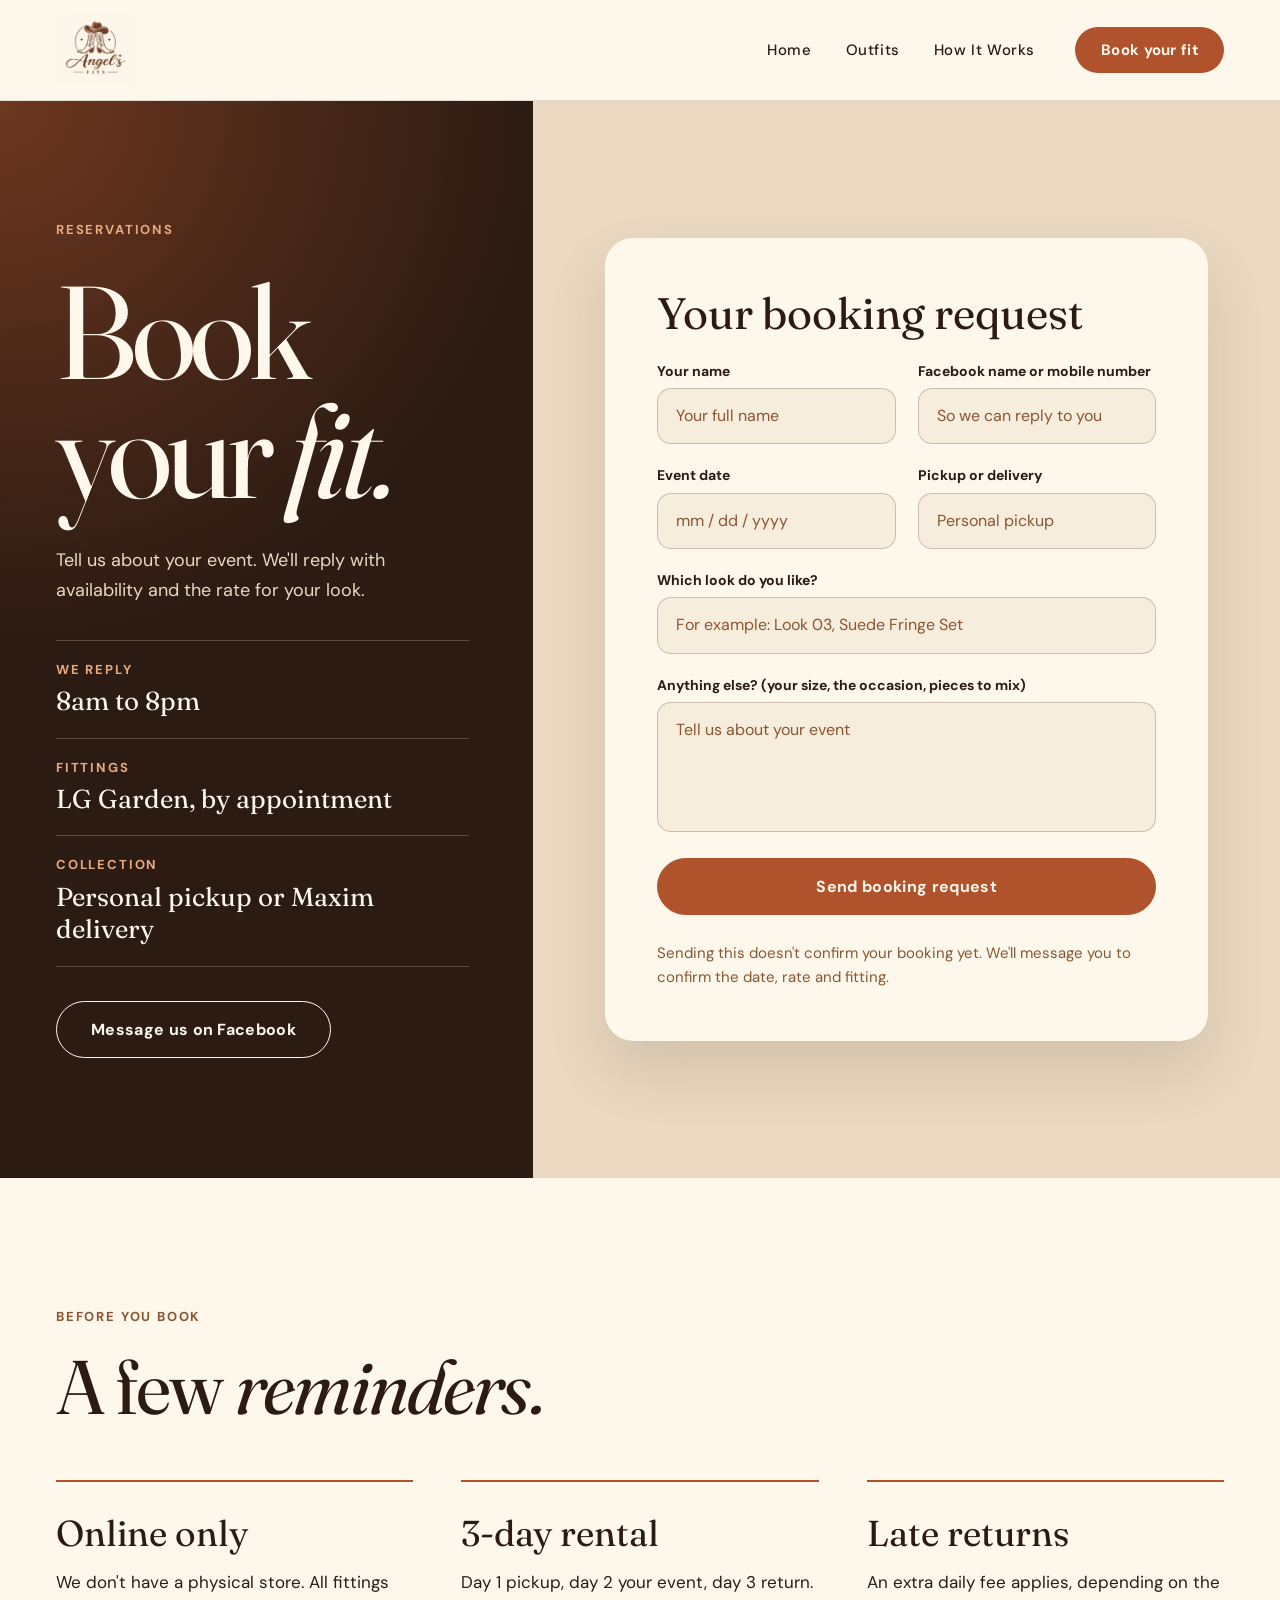
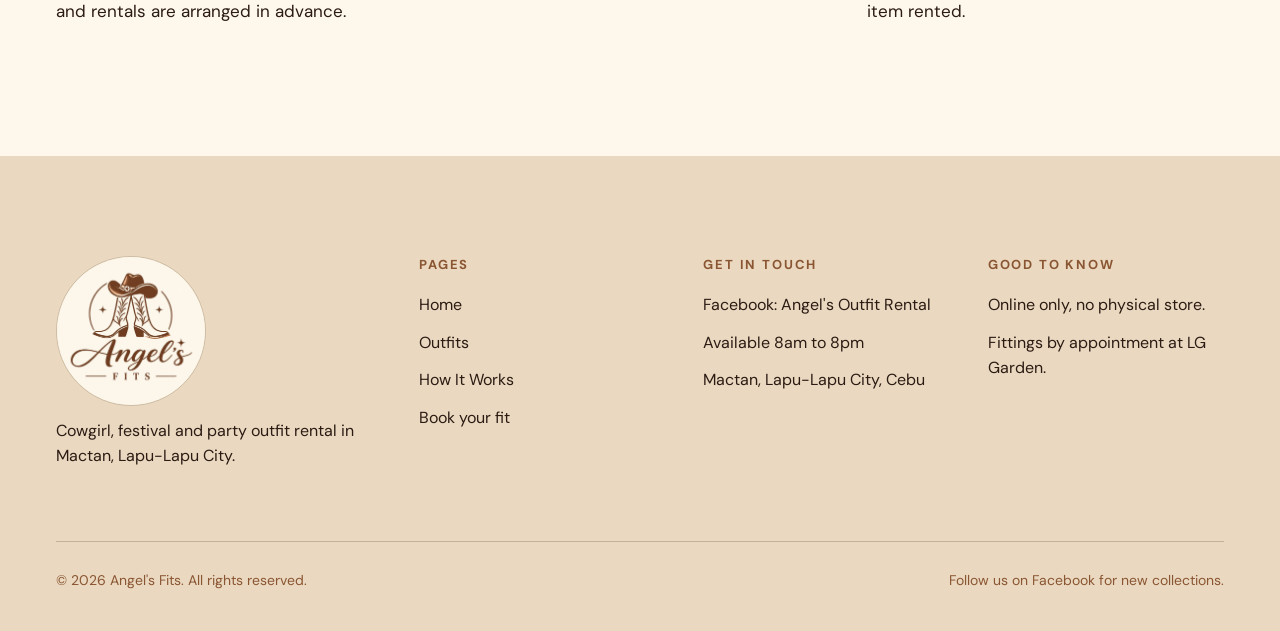
<file: design/book.html>
<!DOCTYPE html>
<html lang="en">
<head>
  <meta charset="UTF-8">
  <meta name="viewport" content="width=device-width, initial-scale=1">
  <title>Book your fit | Angel's Fits</title>
  <link rel="preconnect" href="https://fonts.googleapis.com">
  <link rel="preconnect" href="https://fonts.gstatic.com" crossorigin>
  <link href="https://fonts.googleapis.com/css2?family=DM+Sans:wght@400;500;700&family=Fraunces:ital,opsz,wght@0,9..144,300..700;1,9..144,300..700&display=swap" rel="stylesheet">
  <link rel="stylesheet" href="styles.css">
</head>
<body>

  <header class="site-header">
    <img class="header-logo" src="../content/Logo.jpg" alt="Angel's Fits logo: cowgirl hat and boots">
    <div class="header-right">
      <nav class="site-nav">
        <a class="nav-link" href="index.html">Home</a>
        <a class="nav-link" href="outfits.html">Outfits</a>
        <a class="nav-link" href="how-it-works.html">How It Works</a>
      </nav>
      <a class="btn-header" href="book.html">Book your fit</a>
      <div class="menu-icon">
        <div class="menu-line"></div>
        <div class="menu-line"></div>
        <div class="menu-line"></div>
      </div>
    </div>
  </header>

  <main>

    <section class="book-hero">
      <div class="book-info">
        <p class="eyebrow-light">Reservations</p>
        <h1 class="book-title">Book your <em>fit.</em></h1>
        <p class="section-text-light">Tell us about your event. We'll reply with availability and the rate for your look.</p>
        <div class="info-list">
          <div class="info-row">
            <p class="eyebrow-light">We reply</p>
            <p class="info-value">8am to 8pm</p>
          </div>
          <div class="info-row">
            <p class="eyebrow-light">Fittings</p>
            <p class="info-value">LG Garden, by appointment</p>
          </div>
          <div class="info-row">
            <p class="eyebrow-light">Collection</p>
            <p class="info-value">Personal pickup or Maxim delivery</p>
          </div>
        </div>
        <a class="btn-outline-light" href="https://www.facebook.com/search/top?q=Angel%27s%20Outfit%20Rental">Message us on Facebook</a>
      </div>

      <div class="book-form-wrap">
        <div class="form-card">
          <h2 class="form-title">Your booking request</h2>
          <div class="form-grid">
            <div class="field">
              <p class="field-label">Your name</p>
              <p class="field-box">Your full name</p>
            </div>
            <div class="field">
              <p class="field-label">Facebook name or mobile number</p>
              <p class="field-box">So we can reply to you</p>
            </div>
            <div class="field">
              <p class="field-label">Event date</p>
              <p class="field-box">mm / dd / yyyy</p>
            </div>
            <div class="field">
              <p class="field-label">Pickup or delivery</p>
              <p class="field-box">Personal pickup</p>
            </div>
            <div class="field-wide">
              <p class="field-label">Which look do you like?</p>
              <p class="field-box">For example: Look 03, Suede Fringe Set</p>
            </div>
            <div class="field-wide">
              <p class="field-label">Anything else? (your size, the occasion, pieces to mix)</p>
              <p class="field-box-tall">Tell us about your event</p>
            </div>
          </div>
          <a class="btn-primary" href="book.html">Send booking request</a>
          <p class="form-note">Sending this doesn't confirm your booking yet. We'll message you to confirm the date, rate and fitting.</p>
        </div>
      </div>
    </section>

    <section class="notes-section">
      <div class="heading-block">
        <p class="eyebrow">Before you book</p>
        <h2 class="section-title">A few <em>reminders.</em></h2>
      </div>
      <div class="notes-grid">
        <div class="note-item">
          <h3 class="note-title">Online only</h3>
          <p class="note-text">We don't have a physical store. All fittings and rentals are arranged in advance.</p>
        </div>
        <div class="note-item">
          <h3 class="note-title">3-day rental</h3>
          <p class="note-text">Day 1 pickup, day 2 your event, day 3 return.</p>
        </div>
        <div class="note-item">
          <h3 class="note-title">Late returns</h3>
          <p class="note-text">An extra daily fee applies, depending on the item rented.</p>
        </div>
      </div>
    </section>

  </main>

  <footer class="site-footer">
    <div class="footer-col">
      <img class="footer-logo" src="../content/Logo.jpg" alt="Angel's Fits logo">
      <p class="footer-text">Cowgirl, festival and party outfit rental in Mactan, Lapu-Lapu City.</p>
    </div>
    <div class="footer-col">
      <h4 class="footer-heading">Pages</h4>
      <a class="footer-link" href="index.html">Home</a>
      <a class="footer-link" href="outfits.html">Outfits</a>
      <a class="footer-link" href="how-it-works.html">How It Works</a>
      <a class="footer-link" href="book.html">Book your fit</a>
    </div>
    <div class="footer-col">
      <h4 class="footer-heading">Get in touch</h4>
      <a class="footer-link" href="https://www.facebook.com/search/top?q=Angel%27s%20Outfit%20Rental">Facebook: Angel's Outfit Rental</a>
      <p class="footer-text">Available 8am to 8pm</p>
      <p class="footer-text">Mactan, Lapu-Lapu City, Cebu</p>
    </div>
    <div class="footer-col">
      <h4 class="footer-heading">Good to know</h4>
      <p class="footer-text">Online only, no physical store.</p>
      <p class="footer-text">Fittings by appointment at LG Garden.</p>
    </div>
    <div class="footer-bottom">
      <p class="footer-small">© 2026 Angel's Fits. All rights reserved.</p>
      <p class="footer-small">Follow us on Facebook for new collections.</p>
    </div>
  </footer>

</body>
</html>
</file>
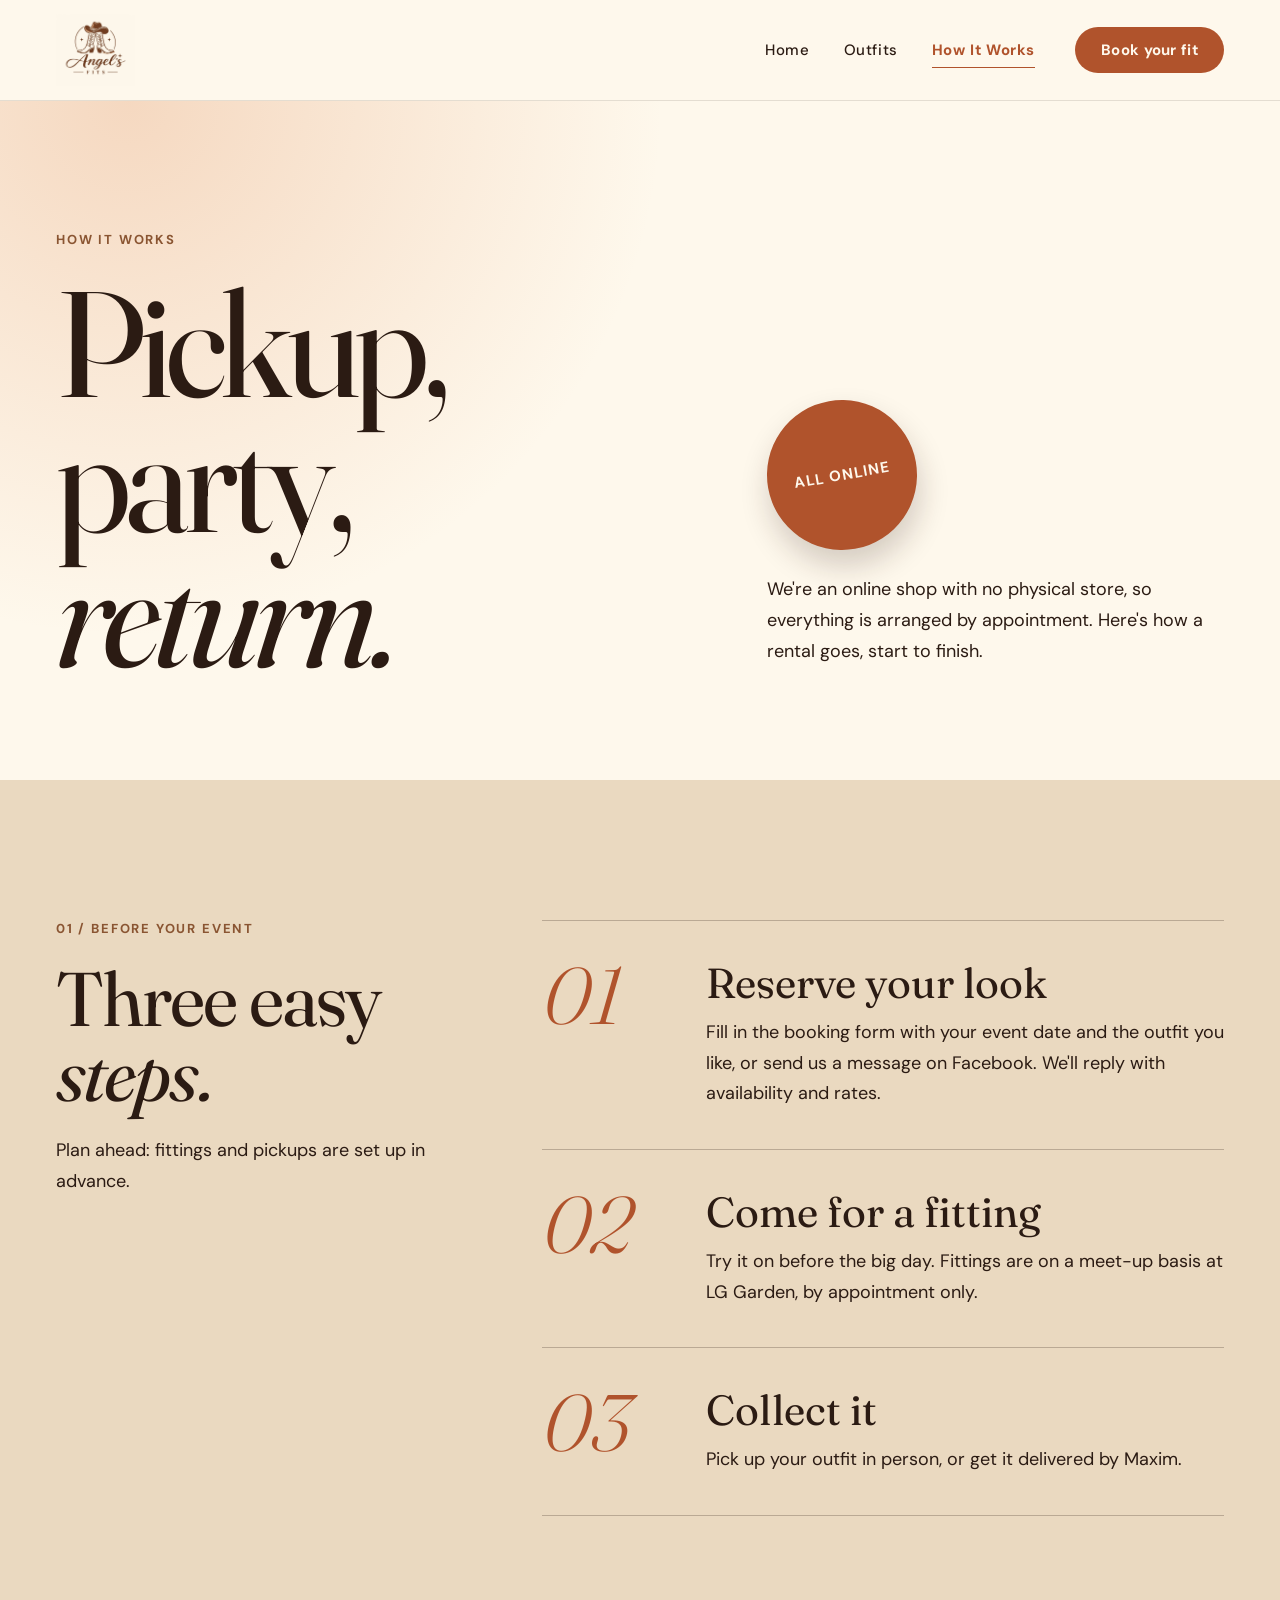
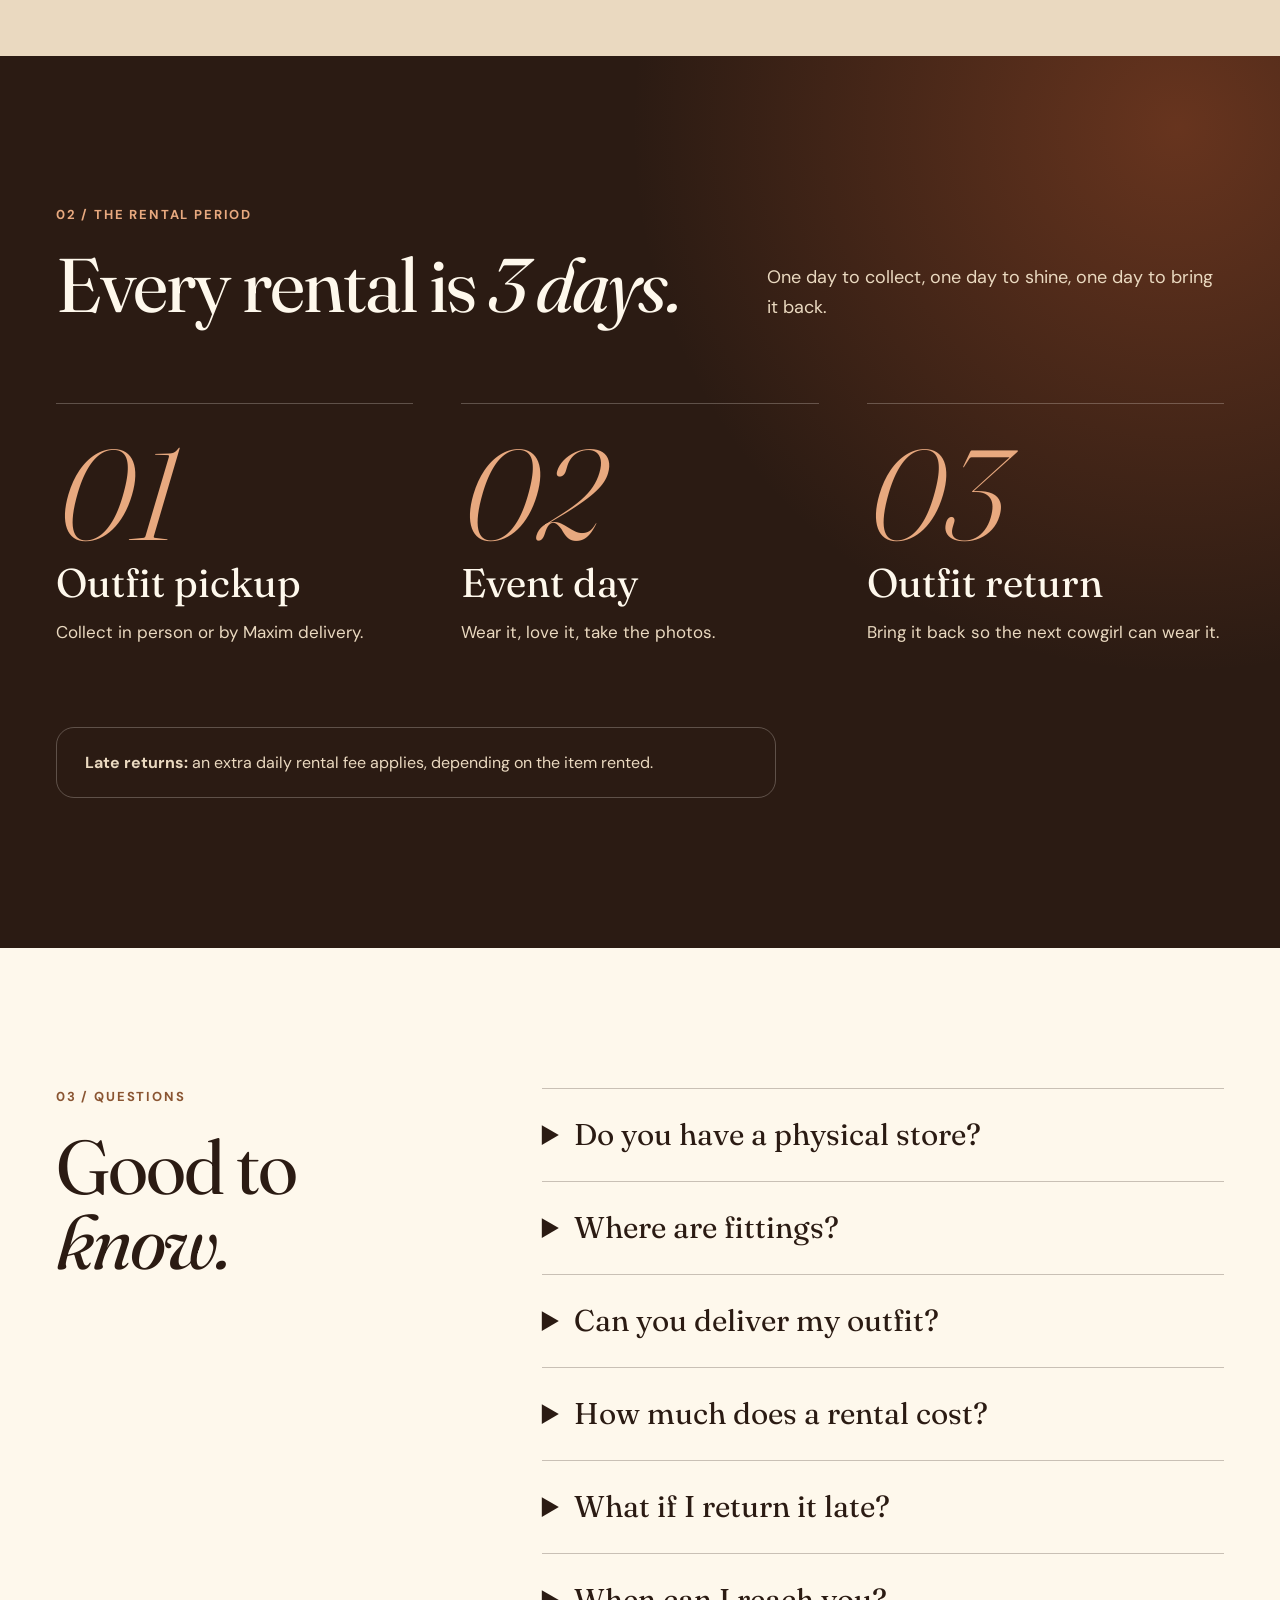
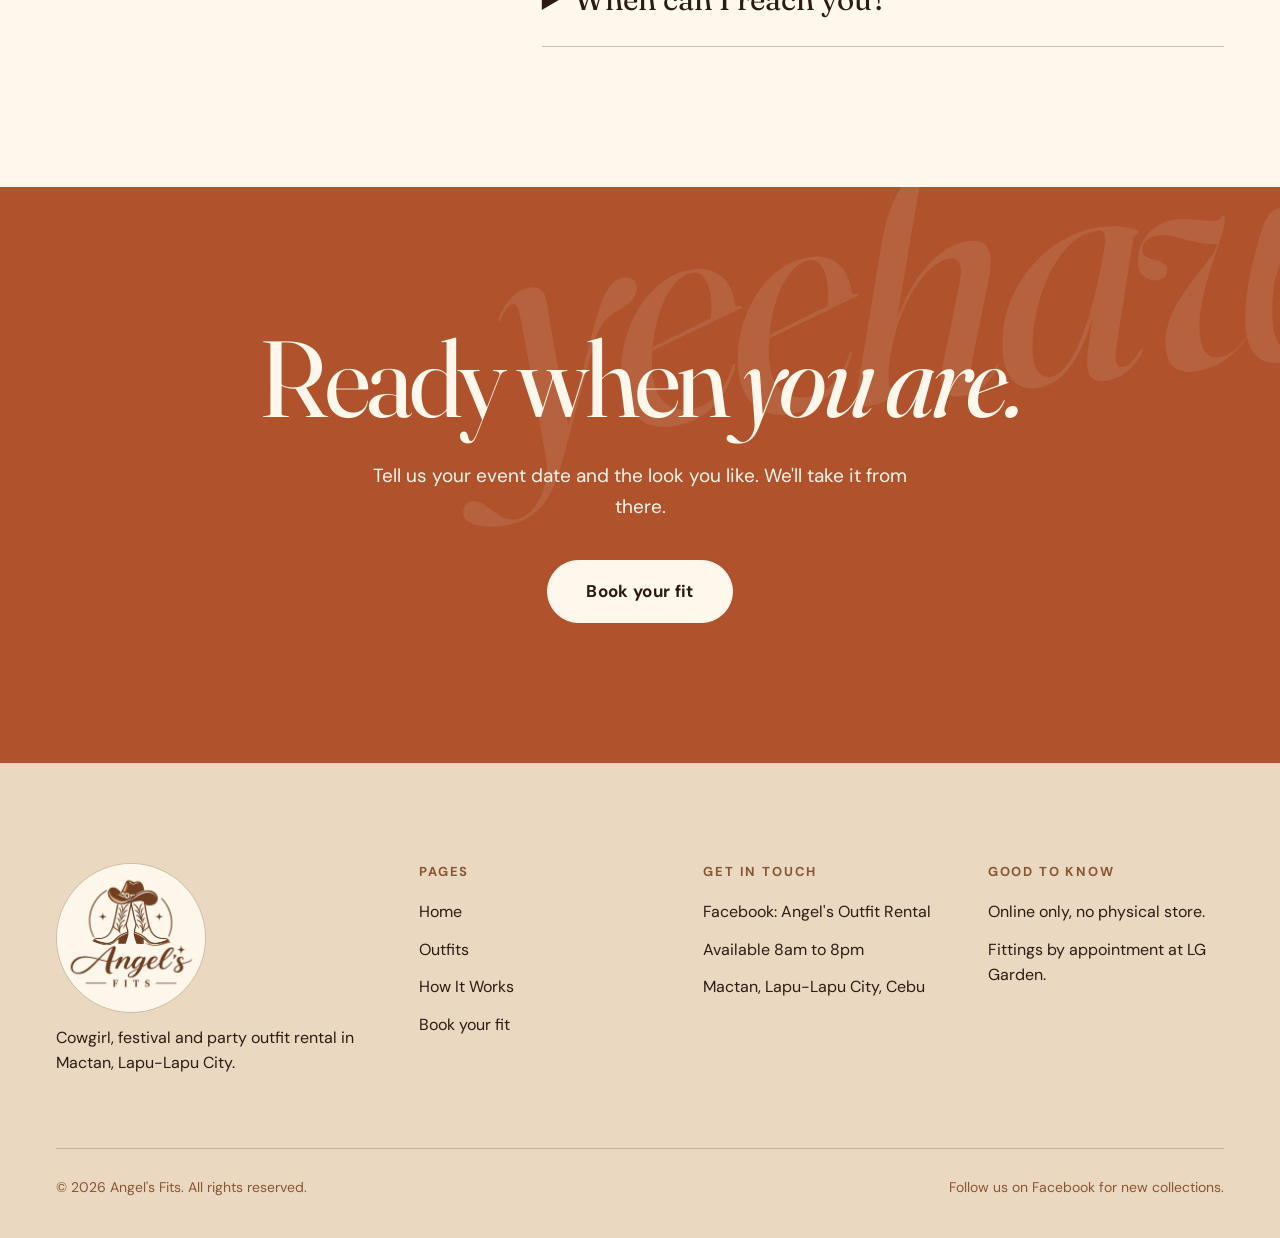
<file: design/how-it-works.html>
<!DOCTYPE html>
<html lang="en">
<head>
  <meta charset="UTF-8">
  <meta name="viewport" content="width=device-width, initial-scale=1">
  <title>How It Works | Angel's Fits</title>
  <link rel="preconnect" href="https://fonts.googleapis.com">
  <link rel="preconnect" href="https://fonts.gstatic.com" crossorigin>
  <link href="https://fonts.googleapis.com/css2?family=DM+Sans:wght@400;500;700&family=Fraunces:ital,opsz,wght@0,9..144,300..700;1,9..144,300..700&display=swap" rel="stylesheet">
  <link rel="stylesheet" href="styles.css">
</head>
<body>

  <header class="site-header">
    <img class="header-logo" src="../content/Logo.jpg" alt="Angel's Fits logo: cowgirl hat and boots">
    <div class="header-right">
      <nav class="site-nav">
        <a class="nav-link" href="index.html">Home</a>
        <a class="nav-link" href="outfits.html">Outfits</a>
        <a class="nav-link-current" href="how-it-works.html">How It Works</a>
      </nav>
      <a class="btn-header" href="book.html">Book your fit</a>
      <div class="menu-icon">
        <div class="menu-line"></div>
        <div class="menu-line"></div>
        <div class="menu-line"></div>
      </div>
    </div>
  </header>

  <main>

    <section class="page-hero-cream">
      <div class="page-hero-copy">
        <p class="eyebrow">How it works</p>
        <h1 class="page-title">Pickup, party, <em>return.</em></h1>
      </div>
      <div class="page-hero-side">
        <div class="sticker-inline">
          <p class="sticker-text">All online</p>
        </div>
        <p class="section-text">We're an online shop with no physical store, so everything is arranged by appointment. Here's how a rental goes, start to finish.</p>
      </div>
    </section>

    <section class="steps-section">
      <div class="heading-block">
        <p class="eyebrow">01 / Before your event</p>
        <h2 class="section-title">Three easy <em>steps.</em></h2>
        <p class="section-text">Plan ahead: fittings and pickups are set up in advance.</p>
      </div>
      <div class="steps-list">
        <div class="step-row">
          <p class="step-number">01</p>
          <div class="step-body">
            <h3 class="step-title">Reserve your look</h3>
            <p class="step-text">Fill in the booking form with your event date and the outfit you like, or send us a message on Facebook. We'll reply with availability and rates.</p>
          </div>
        </div>
        <div class="step-row">
          <p class="step-number">02</p>
          <div class="step-body">
            <h3 class="step-title">Come for a fitting</h3>
            <p class="step-text">Try it on before the big day. Fittings are on a meet-up basis at LG Garden, by appointment only.</p>
          </div>
        </div>
        <div class="step-row">
          <p class="step-number">03</p>
          <div class="step-body">
            <h3 class="step-title">Collect it</h3>
            <p class="step-text">Pick up your outfit in person, or get it delivered by Maxim.</p>
          </div>
        </div>
      </div>
    </section>

    <section class="section-dark">
      <div class="dark-head">
        <div class="dark-head-copy">
          <p class="eyebrow-light">02 / The rental period</p>
          <h2 class="section-title-light">Every rental is <em>3 days.</em></h2>
        </div>
        <div class="dark-head-side">
          <p class="section-text-light">One day to collect, one day to shine, one day to bring it back.</p>
        </div>
      </div>
      <div class="days-grid">
        <div class="day-item">
          <p class="day-number">01</p>
          <h3 class="day-title">Outfit pickup</h3>
          <p class="day-text">Collect in person or by Maxim delivery.</p>
        </div>
        <div class="day-item">
          <p class="day-number">02</p>
          <h3 class="day-title">Event day</h3>
          <p class="day-text">Wear it, love it, take the photos.</p>
        </div>
        <div class="day-item">
          <p class="day-number">03</p>
          <h3 class="day-title">Outfit return</h3>
          <p class="day-text">Bring it back so the next cowgirl can wear it.</p>
        </div>
      </div>
      <p class="note-light"><strong>Late returns:</strong> an extra daily rental fee applies, depending on the item rented.</p>
    </section>

    <section class="faq-section">
      <div class="heading-block">
        <p class="eyebrow">03 / Questions</p>
        <h2 class="section-title">Good to <em>know.</em></h2>
      </div>
      <div class="faq-list">
        <details class="faq-item">
          <summary class="faq-question">Do you have a physical store?</summary>
          <p class="faq-answer">No, we're online only. All fittings and rentals are arranged in advance through our booking form or Facebook page.</p>
        </details>
        <details class="faq-item">
          <summary class="faq-question">Where are fittings?</summary>
          <p class="faq-answer">We meet at LG Garden in Mactan, Lapu-Lapu City, by appointment.</p>
        </details>
        <details class="faq-item">
          <summary class="faq-question">Can you deliver my outfit?</summary>
          <p class="faq-answer">Yes. You can pick it up in person or have it delivered by Maxim.</p>
        </details>
        <details class="faq-item">
          <summary class="faq-question">How much does a rental cost?</summary>
          <p class="faq-answer">Rates depend on the outfit. Send us a booking request or a message and we'll tell you the rate for the look you like.</p>
        </details>
        <details class="faq-item">
          <summary class="faq-question">What if I return it late?</summary>
          <p class="faq-answer">Late returns add an extra daily rental fee, depending on the item rented.</p>
        </details>
        <details class="faq-item">
          <summary class="faq-question">When can I reach you?</summary>
          <p class="faq-answer">We're available 8am to 8pm. Message us on Facebook or use the booking form any time.</p>
        </details>
      </div>
    </section>

    <section class="section-cta">
      <p class="ghost-word-light">yeehaw</p>
      <h2 class="cta-title">Ready when <em>you are.</em></h2>
      <p class="cta-text">Tell us your event date and the look you like. We'll take it from there.</p>
      <div class="cta-button-wrap">
        <a class="btn-light" href="book.html">Book your fit</a>
      </div>
    </section>

  </main>

  <footer class="site-footer">
    <div class="footer-col">
      <img class="footer-logo" src="../content/Logo.jpg" alt="Angel's Fits logo">
      <p class="footer-text">Cowgirl, festival and party outfit rental in Mactan, Lapu-Lapu City.</p>
    </div>
    <div class="footer-col">
      <h4 class="footer-heading">Pages</h4>
      <a class="footer-link" href="index.html">Home</a>
      <a class="footer-link" href="outfits.html">Outfits</a>
      <a class="footer-link" href="how-it-works.html">How It Works</a>
      <a class="footer-link" href="book.html">Book your fit</a>
    </div>
    <div class="footer-col">
      <h4 class="footer-heading">Get in touch</h4>
      <a class="footer-link" href="https://www.facebook.com/search/top?q=Angel%27s%20Outfit%20Rental">Facebook: Angel's Outfit Rental</a>
      <p class="footer-text">Available 8am to 8pm</p>
      <p class="footer-text">Mactan, Lapu-Lapu City, Cebu</p>
    </div>
    <div class="footer-col">
      <h4 class="footer-heading">Good to know</h4>
      <p class="footer-text">Online only, no physical store.</p>
      <p class="footer-text">Fittings by appointment at LG Garden.</p>
    </div>
    <div class="footer-bottom">
      <p class="footer-small">© 2026 Angel's Fits. All rights reserved.</p>
      <p class="footer-small">Follow us on Facebook for new collections.</p>
    </div>
  </footer>

</body>
</html>
</file>
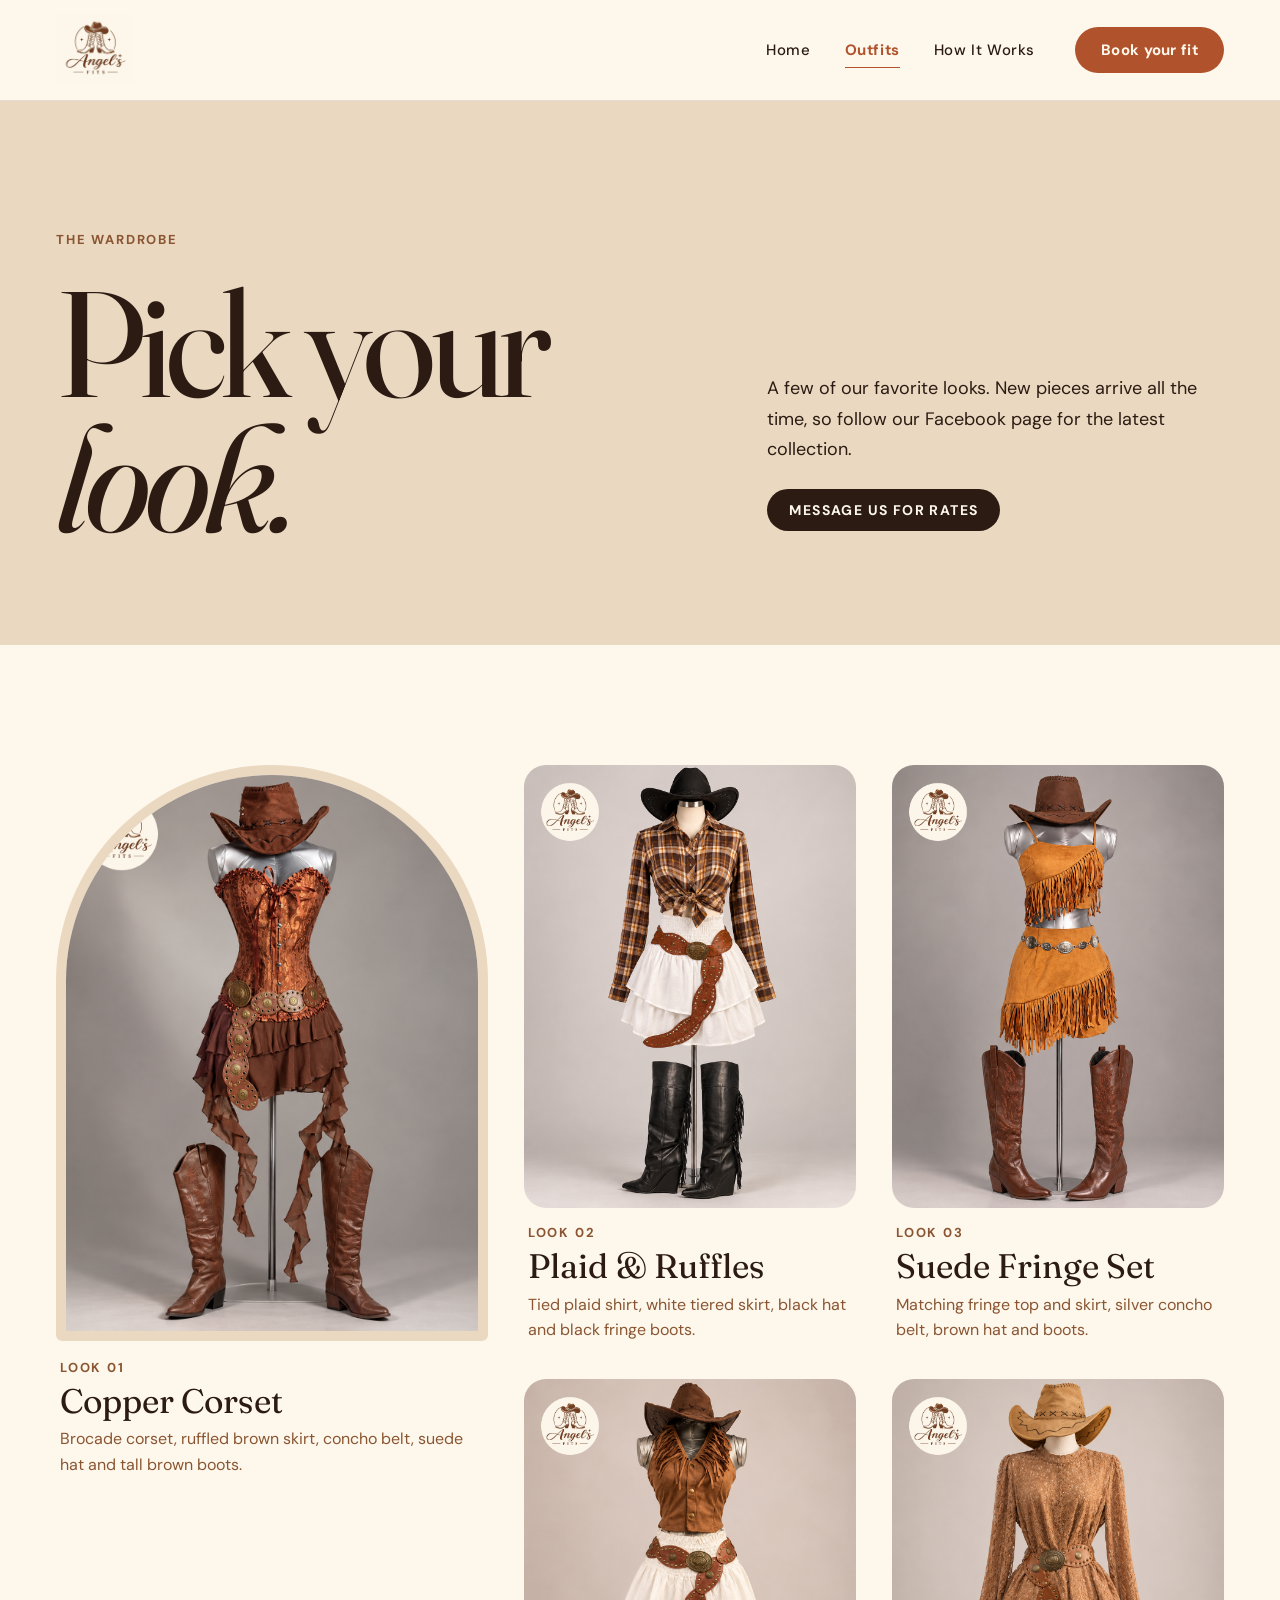
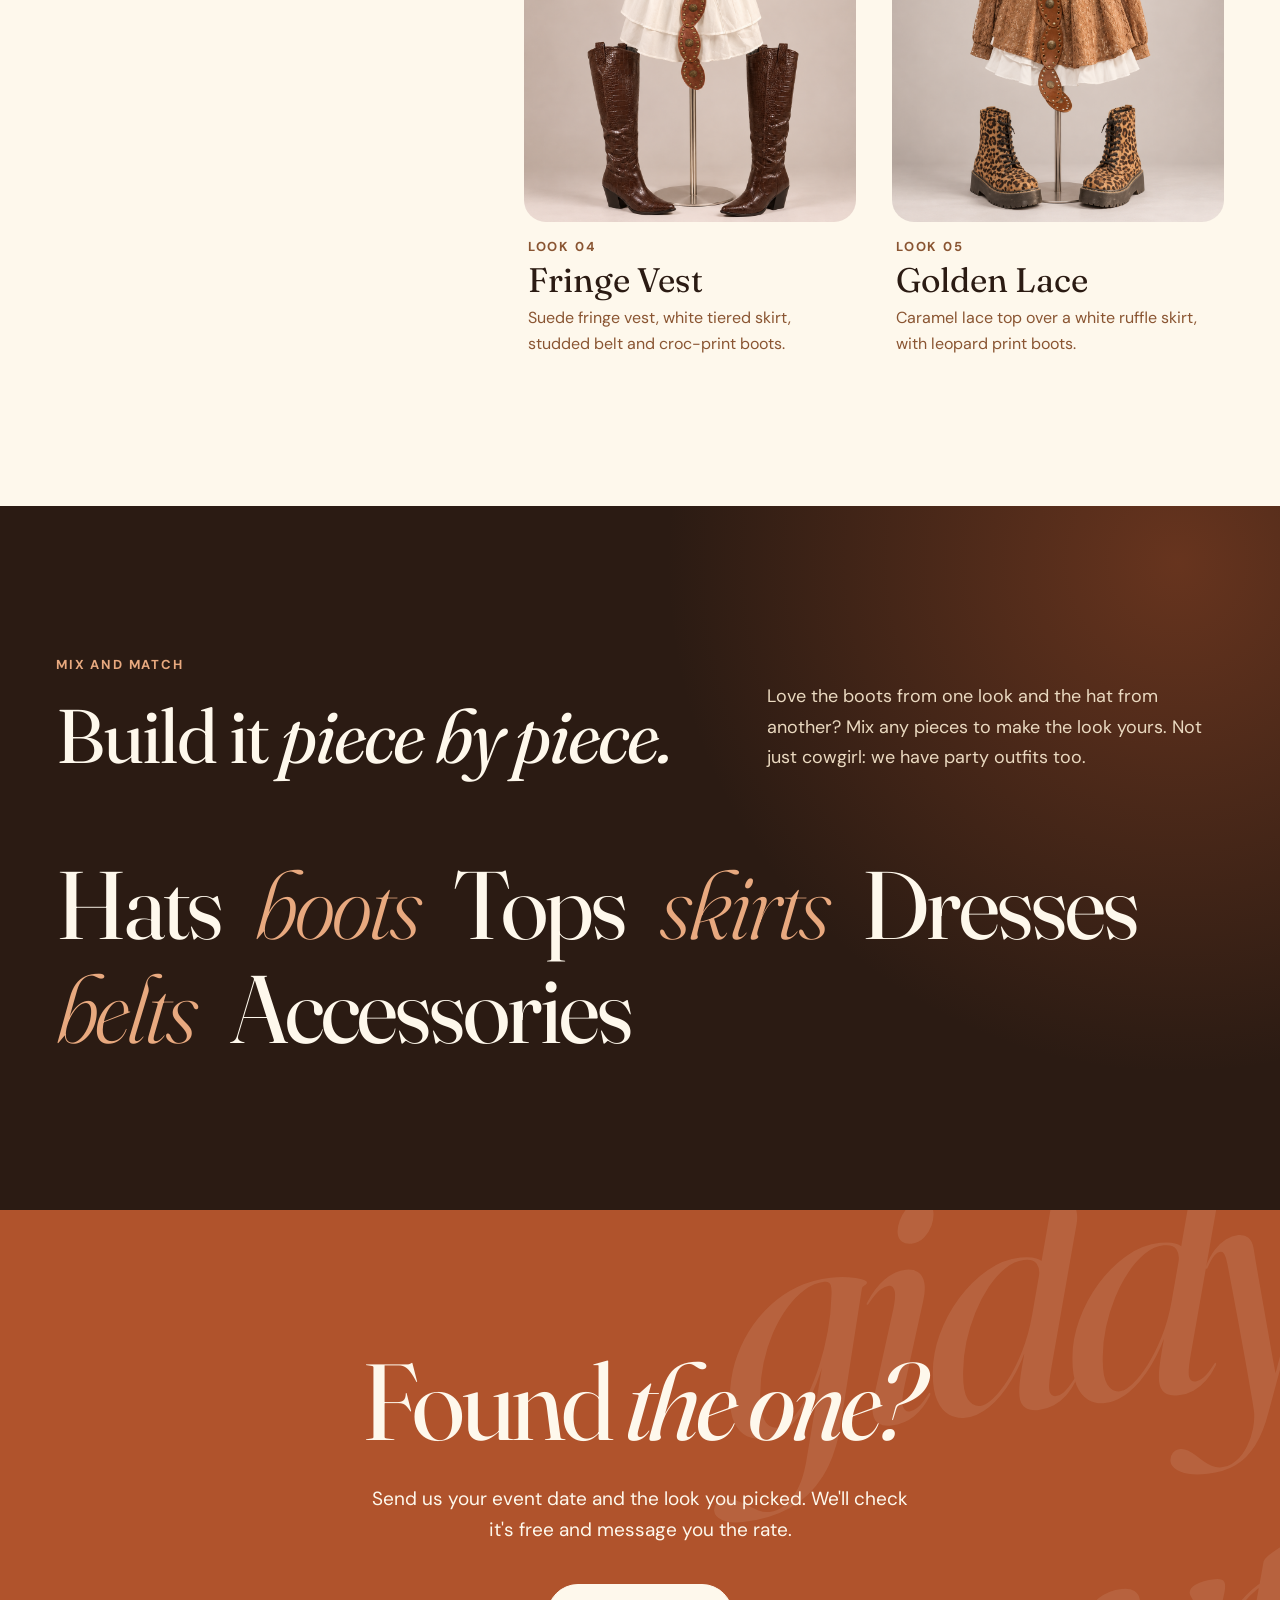
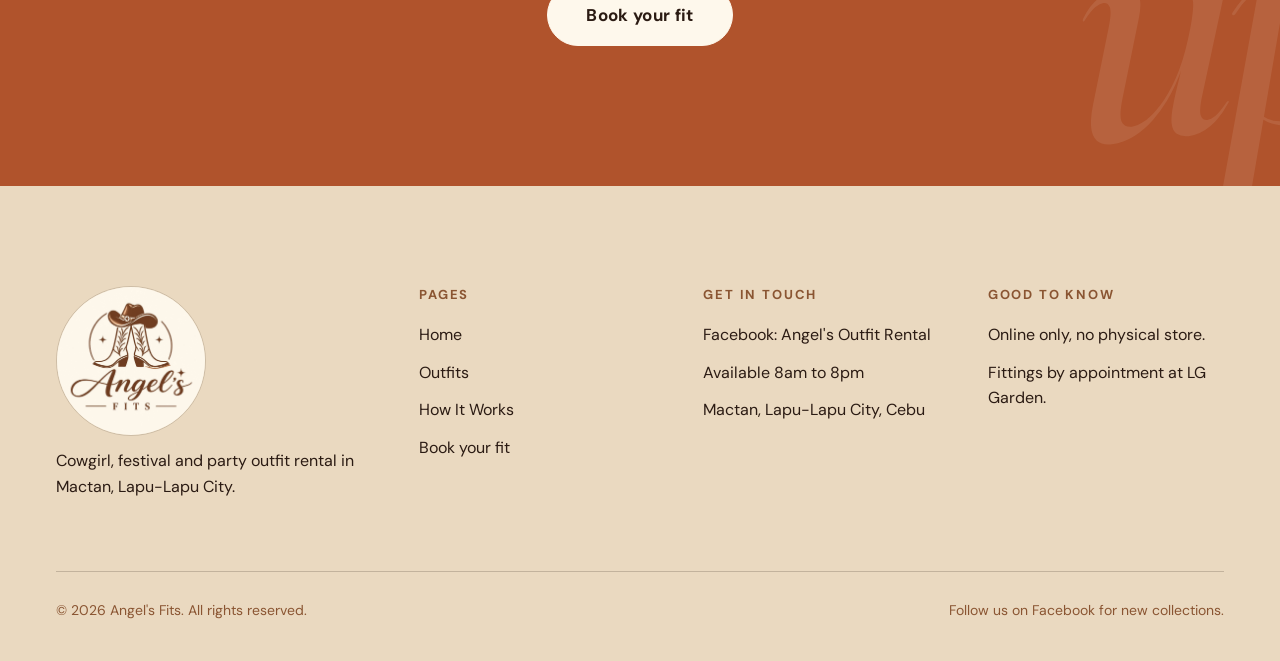
<file: design/outfits.html>
<!DOCTYPE html>
<html lang="en">
<head>
  <meta charset="UTF-8">
  <meta name="viewport" content="width=device-width, initial-scale=1">
  <title>Outfits | Angel's Fits</title>
  <link rel="preconnect" href="https://fonts.googleapis.com">
  <link rel="preconnect" href="https://fonts.gstatic.com" crossorigin>
  <link href="https://fonts.googleapis.com/css2?family=DM+Sans:wght@400;500;700&family=Fraunces:ital,opsz,wght@0,9..144,300..700;1,9..144,300..700&display=swap" rel="stylesheet">
  <link rel="stylesheet" href="styles.css">
</head>
<body>

  <header class="site-header">
    <img class="header-logo" src="../content/Logo.jpg" alt="Angel's Fits logo: cowgirl hat and boots">
    <div class="header-right">
      <nav class="site-nav">
        <a class="nav-link" href="index.html">Home</a>
        <a class="nav-link-current" href="outfits.html">Outfits</a>
        <a class="nav-link" href="how-it-works.html">How It Works</a>
      </nav>
      <a class="btn-header" href="book.html">Book your fit</a>
      <div class="menu-icon">
        <div class="menu-line"></div>
        <div class="menu-line"></div>
        <div class="menu-line"></div>
      </div>
    </div>
  </header>

  <main>

    <section class="page-hero">
      <div class="page-hero-copy">
        <p class="eyebrow">The wardrobe</p>
        <h1 class="page-title">Pick your <em>look.</em></h1>
      </div>
      <div class="page-hero-side">
        <p class="section-text">A few of our favorite looks. New pieces arrive all the time, so follow our Facebook page for the latest collection.</p>
        <p class="rate-chip">Message us for rates</p>
      </div>
    </section>

    <section class="gallery">
      <div class="look-grid">
        <article class="look-card-large">
          <img class="look-photo-large" src="../photos/4.png" alt="Copper brocade corset, ruffled brown skirt, concho belt, brown hat and tall brown boots">
          <div class="look-meta">
            <p class="eyebrow">Look 01</p>
            <h3 class="look-name">Copper Corset</h3>
            <p class="look-desc">Brocade corset, ruffled brown skirt, concho belt, suede hat and tall brown boots.</p>
          </div>
        </article>
        <article class="look-card">
          <img class="look-photo" src="../photos/2.png" alt="Tied plaid shirt, white tiered skirt, studded belt, black hat and black fringe boots">
          <div class="look-meta">
            <p class="eyebrow">Look 02</p>
            <h3 class="look-name">Plaid &amp; Ruffles</h3>
            <p class="look-desc">Tied plaid shirt, white tiered skirt, black hat and black fringe boots.</p>
          </div>
        </article>
        <article class="look-card">
          <img class="look-photo" src="../photos/7.png" alt="Tan suede fringe top and skirt set, silver concho belt, brown hat and brown boots">
          <div class="look-meta">
            <p class="eyebrow">Look 03</p>
            <h3 class="look-name">Suede Fringe Set</h3>
            <p class="look-desc">Matching fringe top and skirt, silver concho belt, brown hat and boots.</p>
          </div>
        </article>
        <article class="look-card">
          <img class="look-photo" src="../photos/6.png" alt="Brown suede fringe vest, white tiered skirt, studded belt, brown hat and croc-print boots">
          <div class="look-meta">
            <p class="eyebrow">Look 04</p>
            <h3 class="look-name">Fringe Vest</h3>
            <p class="look-desc">Suede fringe vest, white tiered skirt, studded belt and croc-print boots.</p>
          </div>
        </article>
        <article class="look-card">
          <img class="look-photo" src="../photos/1.png" alt="Caramel lace top, white ruffle skirt, studded belt, tan hat and leopard print boots">
          <div class="look-meta">
            <p class="eyebrow">Look 05</p>
            <h3 class="look-name">Golden Lace</h3>
            <p class="look-desc">Caramel lace top over a white ruffle skirt, with leopard print boots.</p>
          </div>
        </article>
      </div>
    </section>

    <section class="section-dark">
      <div class="dark-head">
        <div class="dark-head-copy">
          <p class="eyebrow-light">Mix and match</p>
          <h2 class="section-title-light">Build it <em>piece by piece.</em></h2>
        </div>
        <div class="dark-head-side">
          <p class="section-text-light">Love the boots from one look and the hat from another? Mix any pieces to make the look yours. Not just cowgirl: we have party outfits too.</p>
        </div>
      </div>
      <div class="lineup-row">
        <p class="lineup-word">Hats</p>
        <p class="lineup-word-alt">boots</p>
        <p class="lineup-word">Tops</p>
        <p class="lineup-word-alt">skirts</p>
        <p class="lineup-word">Dresses</p>
        <p class="lineup-word-alt">belts</p>
        <p class="lineup-word">Accessories</p>
      </div>
    </section>

    <section class="section-cta">
      <p class="ghost-word-light">giddy up</p>
      <h2 class="cta-title">Found <em>the one?</em></h2>
      <p class="cta-text">Send us your event date and the look you picked. We'll check it's free and message you the rate.</p>
      <div class="cta-button-wrap">
        <a class="btn-light" href="book.html">Book your fit</a>
      </div>
    </section>

  </main>

  <footer class="site-footer">
    <div class="footer-col">
      <img class="footer-logo" src="../content/Logo.jpg" alt="Angel's Fits logo">
      <p class="footer-text">Cowgirl, festival and party outfit rental in Mactan, Lapu-Lapu City.</p>
    </div>
    <div class="footer-col">
      <h4 class="footer-heading">Pages</h4>
      <a class="footer-link" href="index.html">Home</a>
      <a class="footer-link" href="outfits.html">Outfits</a>
      <a class="footer-link" href="how-it-works.html">How It Works</a>
      <a class="footer-link" href="book.html">Book your fit</a>
    </div>
    <div class="footer-col">
      <h4 class="footer-heading">Get in touch</h4>
      <a class="footer-link" href="https://www.facebook.com/search/top?q=Angel%27s%20Outfit%20Rental">Facebook: Angel's Outfit Rental</a>
      <p class="footer-text">Available 8am to 8pm</p>
      <p class="footer-text">Mactan, Lapu-Lapu City, Cebu</p>
    </div>
    <div class="footer-col">
      <h4 class="footer-heading">Good to know</h4>
      <p class="footer-text">Online only, no physical store.</p>
      <p class="footer-text">Fittings by appointment at LG Garden.</p>
    </div>
    <div class="footer-bottom">
      <p class="footer-small">© 2026 Angel's Fits. All rights reserved.</p>
      <p class="footer-small">Follow us on Facebook for new collections.</p>
    </div>
  </footer>

</body>
</html>
</file>
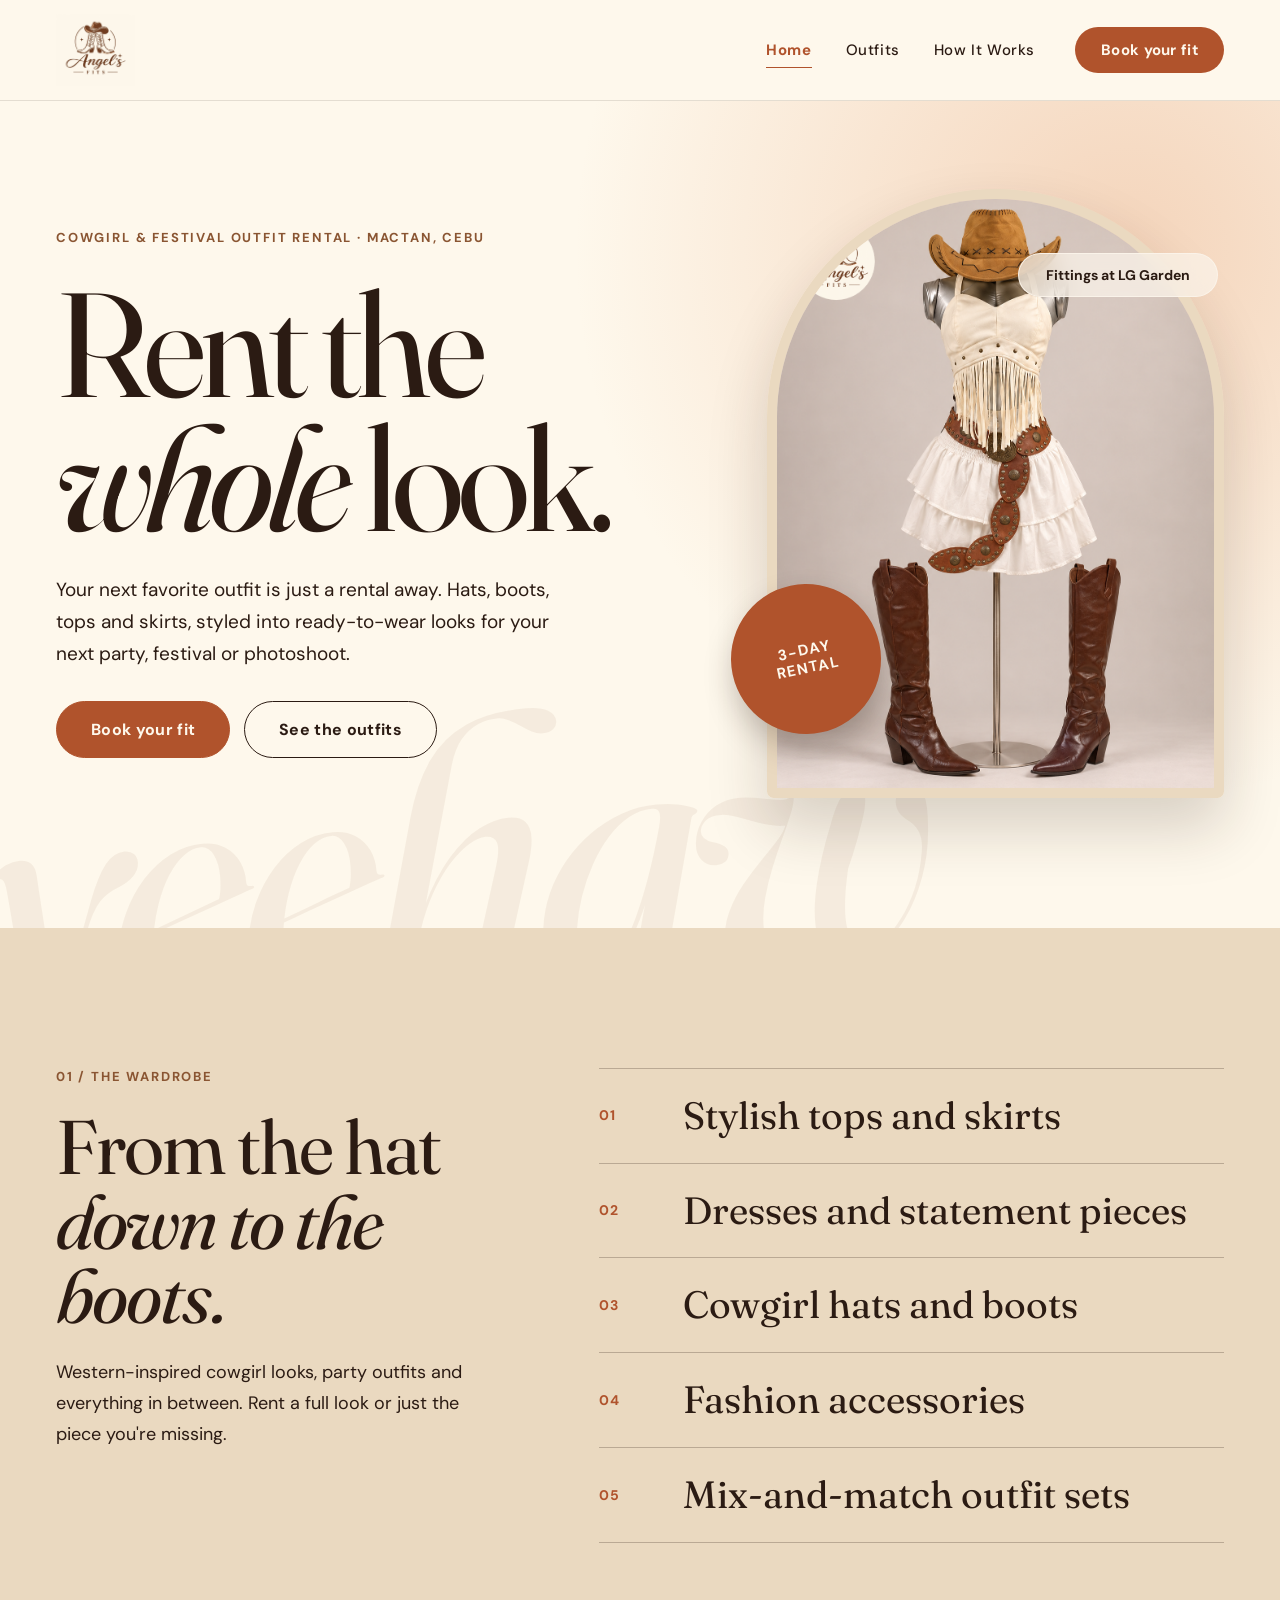
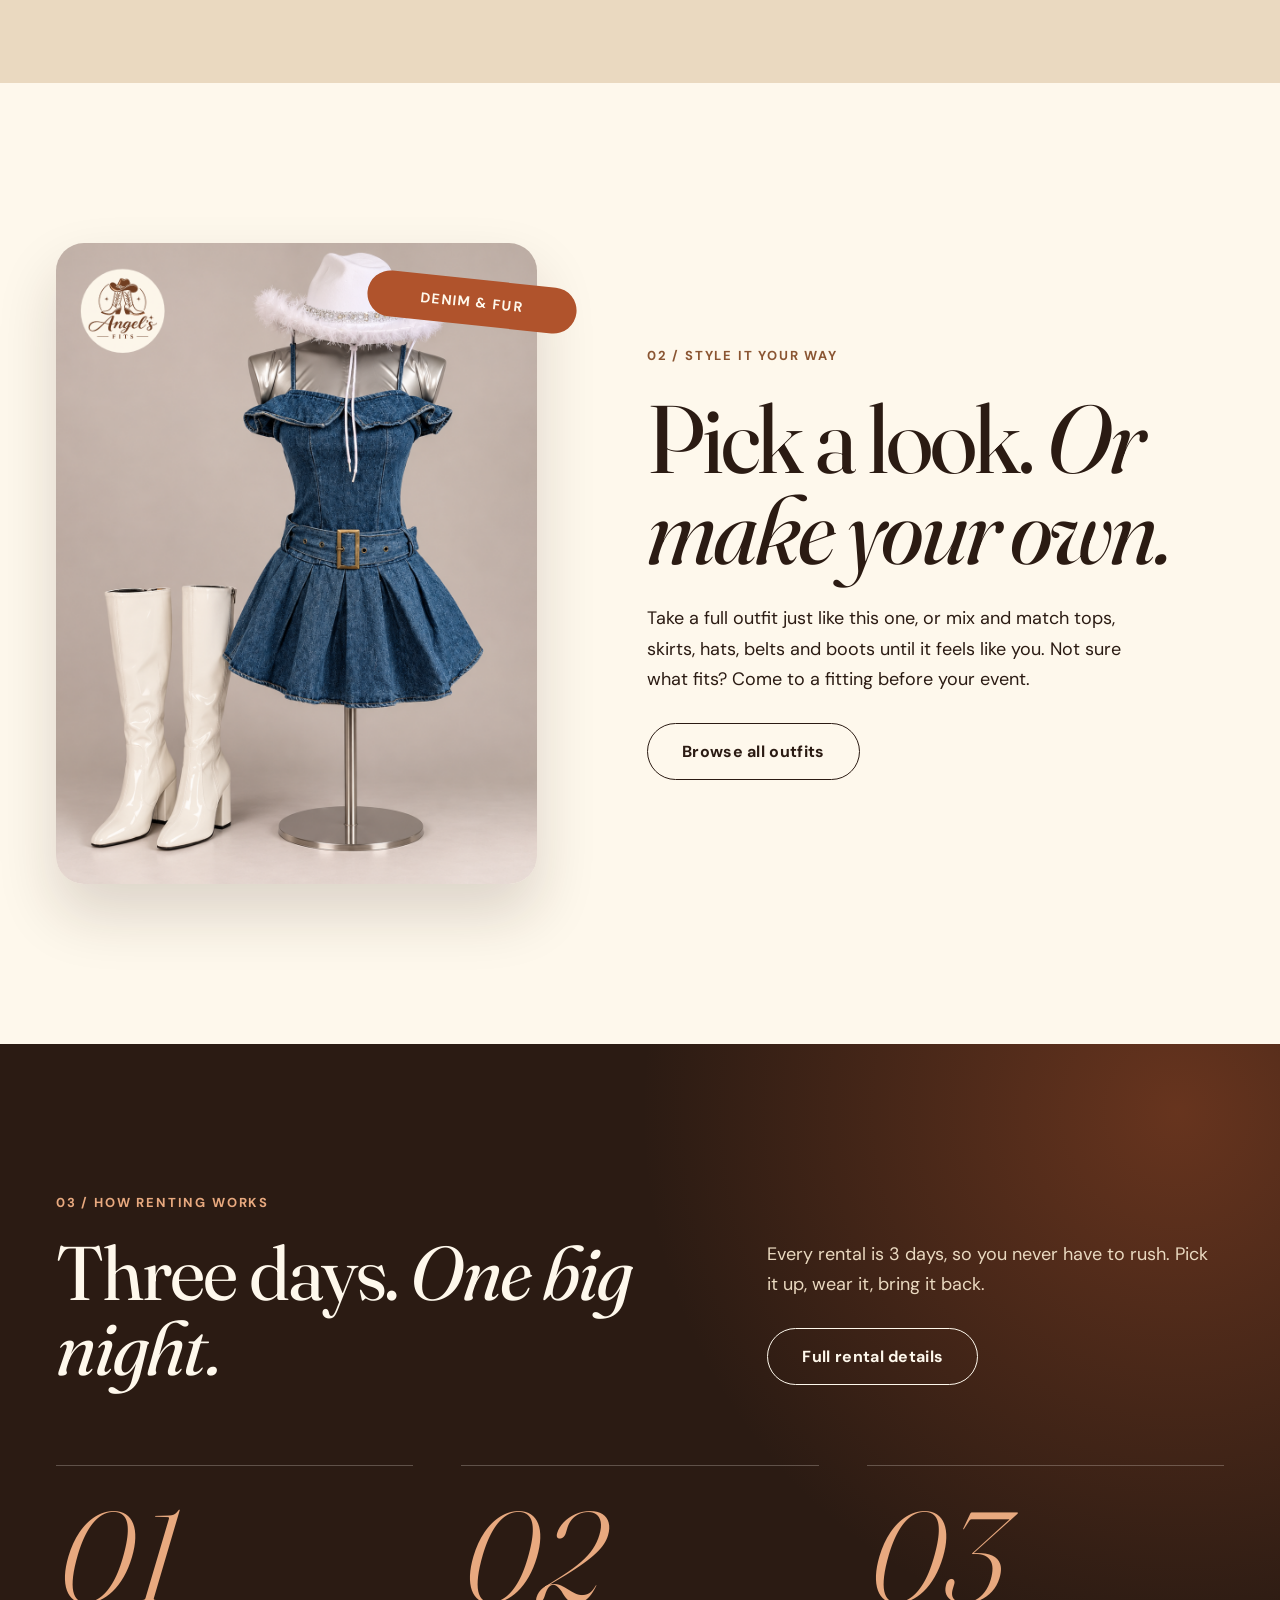
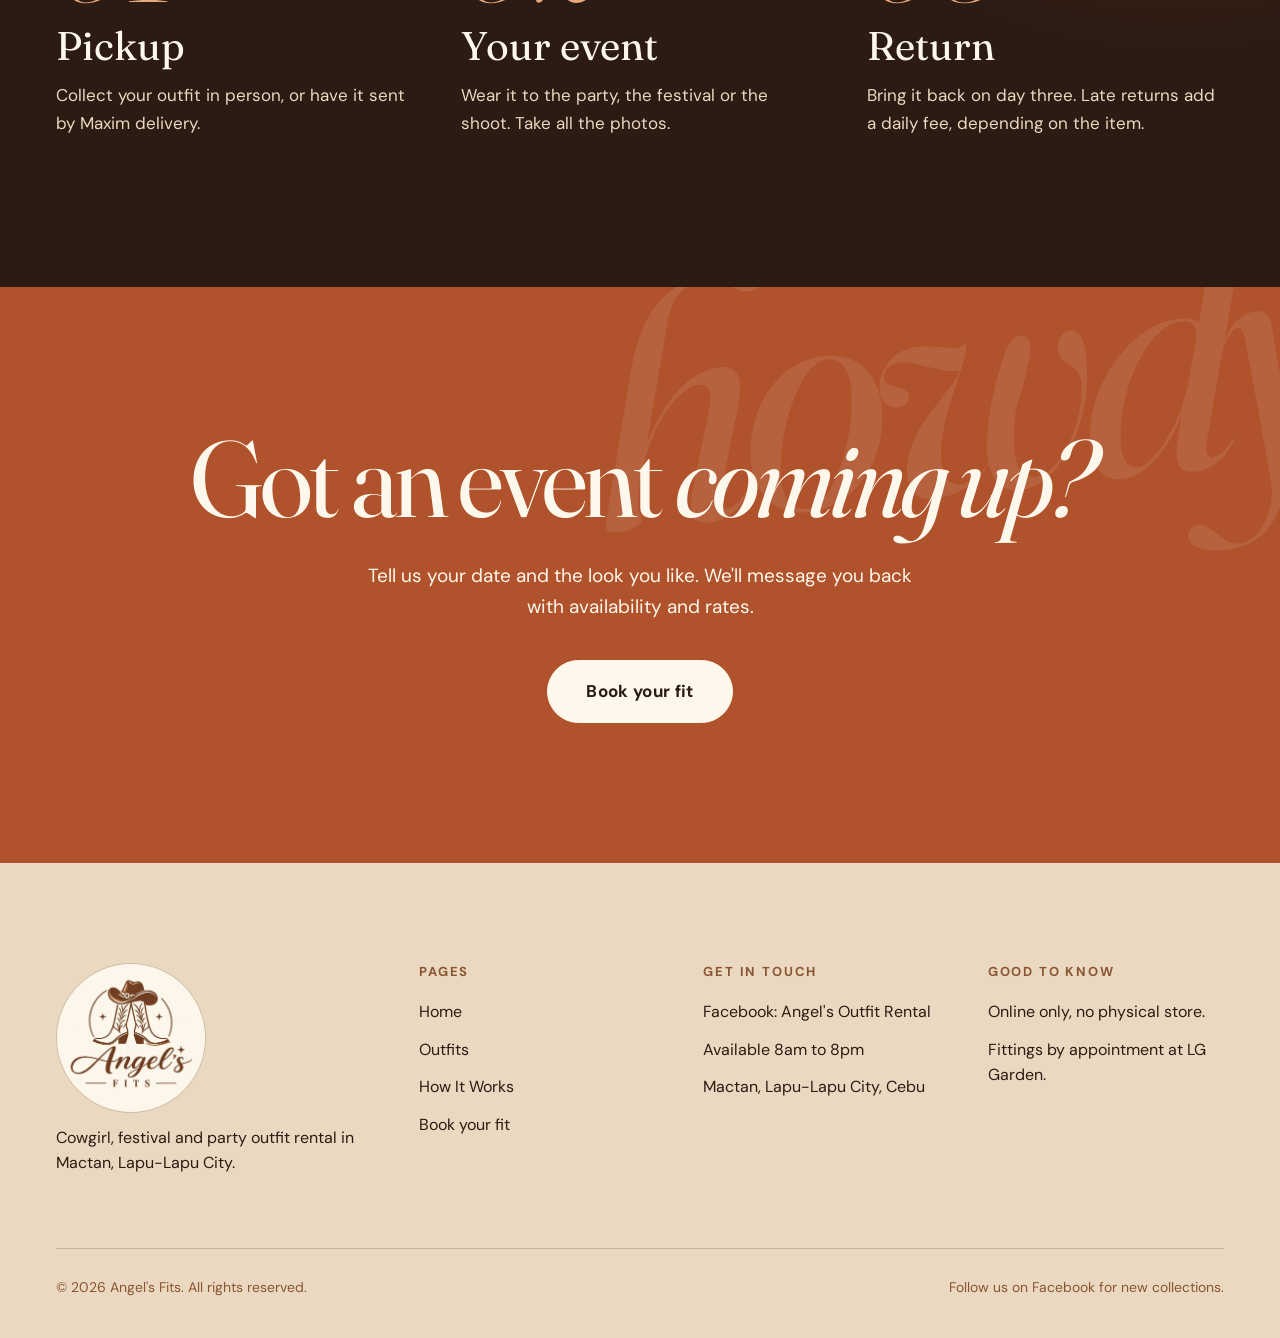
<file: design/preview-cursor.html>
<!DOCTYPE html>
<html lang="en">
<head>
  <meta charset="UTF-8">
  <meta name="viewport" content="width=device-width, initial-scale=1">
  <title>Angel's Fits | Cowgirl and festival outfit rental in Mactan, Cebu</title>
  <link rel="preconnect" href="https://fonts.googleapis.com">
  <link rel="preconnect" href="https://fonts.gstatic.com" crossorigin>
  <link href="https://fonts.googleapis.com/css2?family=DM+Sans:wght@400;500;700&family=Fraunces:ital,opsz,wght@0,9..144,300..700;1,9..144,300..700&display=swap" rel="stylesheet">
  <link rel="stylesheet" href="styles.css">
</head>
<body>

  <header class="site-header">
    <img class="header-logo" src="../content/Logo.jpg" alt="Angel's Fits logo: cowgirl hat and boots">
    <div class="header-right">
      <nav class="site-nav">
        <a class="nav-link-current" href="index.html">Home</a>
        <a class="nav-link" href="outfits.html">Outfits</a>
        <a class="nav-link" href="how-it-works.html">How It Works</a>
      </nav>
      <a class="btn-header" href="book.html">Book your fit</a>
      <div class="menu-icon">
        <div class="menu-line"></div>
        <div class="menu-line"></div>
        <div class="menu-line"></div>
      </div>
    </div>
  </header>

  <main>

    <section class="hero">
      <p class="ghost-word">yeehaw</p>
      <div class="hero-copy">
        <p class="eyebrow">Cowgirl &amp; festival outfit rental · Mactan, Cebu</p>
        <h1 class="hero-title">Rent the <em>whole</em> look.</h1>
        <p class="hero-text">Your next favorite outfit is just a rental away. Hats, boots, tops and skirts, styled into ready-to-wear looks for your next party, festival or photoshoot.</p>
        <div class="btn-row">
          <a class="btn-primary" href="book.html">Book your fit</a>
          <a class="btn-secondary" href="outfits.html">See the outfits</a>
        </div>
      </div>
      <div class="hero-media">
        <img class="hero-photo" src="../photos/5.png" alt="Cream fringe top, white tiered skirt, tan cowgirl hat, studded belt and tall brown boots">
        <div class="glass-chip">
          <p class="glass-chip-text">Fittings at LG Garden</p>
        </div>
        <div class="sticker">
          <p class="sticker-text">3-day rental</p>
        </div>
      </div>
    </section>

    <section class="section-offer">
      <div class="heading-block">
        <p class="eyebrow">01 / The wardrobe</p>
        <h2 class="section-title">From the hat <em>down to the boots.</em></h2>
        <p class="section-text">Western-inspired cowgirl looks, party outfits and everything in between. Rent a full look or just the piece you're missing.</p>
      </div>
      <div class="offer-list">
        <div class="offer-row">
          <p class="offer-number">01</p>
          <h3 class="offer-name">Stylish tops and skirts</h3>
        </div>
        <div class="offer-row">
          <p class="offer-number">02</p>
          <h3 class="offer-name">Dresses and statement pieces</h3>
        </div>
        <div class="offer-row">
          <p class="offer-number">03</p>
          <h3 class="offer-name">Cowgirl hats and boots</h3>
        </div>
        <div class="offer-row">
          <p class="offer-number">04</p>
          <h3 class="offer-name">Fashion accessories</h3>
        </div>
        <div class="offer-row">
          <p class="offer-number">05</p>
          <h3 class="offer-name">Mix-and-match outfit sets</h3>
        </div>
      </div>
    </section>

    <section class="section-feature">
      <div class="feature-media">
        <img class="feature-photo" src="../photos/3.png" alt="Denim ruffle dress with belt, white fur-trim cowgirl hat and white knee-high boots">
        <div class="feature-tag">
          <p class="feature-tag-text">Denim &amp; fur</p>
        </div>
      </div>
      <div class="feature-copy">
        <p class="eyebrow">02 / Style it your way</p>
        <h2 class="feature-title">Pick a look. <em>Or make your own.</em></h2>
        <p class="section-text">Take a full outfit just like this one, or mix and match tops, skirts, hats, belts and boots until it feels like you. Not sure what fits? Come to a fitting before your event.</p>
        <a class="btn-secondary" href="outfits.html">Browse all outfits</a>
      </div>
    </section>

    <section class="section-dark">
      <div class="dark-head">
        <div class="dark-head-copy">
          <p class="eyebrow-light">03 / How renting works</p>
          <h2 class="section-title-light">Three days. <em>One big night.</em></h2>
        </div>
        <div class="dark-head-side">
          <p class="section-text-light">Every rental is 3 days, so you never have to rush. Pick it up, wear it, bring it back.</p>
          <a class="btn-outline-light" href="how-it-works.html">Full rental details</a>
        </div>
      </div>
      <div class="days-grid">
        <div class="day-item">
          <p class="day-number">01</p>
          <h3 class="day-title">Pickup</h3>
          <p class="day-text">Collect your outfit in person, or have it sent by Maxim delivery.</p>
        </div>
        <div class="day-item">
          <p class="day-number">02</p>
          <h3 class="day-title">Your event</h3>
          <p class="day-text">Wear it to the party, the festival or the shoot. Take all the photos.</p>
        </div>
        <div class="day-item">
          <p class="day-number">03</p>
          <h3 class="day-title">Return</h3>
          <p class="day-text">Bring it back on day three. Late returns add a daily fee, depending on the item.</p>
        </div>
      </div>
    </section>

    <section class="section-cta">
      <p class="ghost-word-light">howdy</p>
      <h2 class="cta-title">Got an event <em>coming up?</em></h2>
      <p class="cta-text">Tell us your date and the look you like. We'll message you back with availability and rates.</p>
      <div class="cta-button-wrap">
        <a class="btn-light" href="book.html">Book your fit</a>
      </div>
    </section>

  </main>

  <footer class="site-footer">
    <div class="footer-col">
      <img class="footer-logo" src="../content/Logo.jpg" alt="Angel's Fits logo">
      <p class="footer-text">Cowgirl, festival and party outfit rental in Mactan, Lapu-Lapu City.</p>
    </div>
    <div class="footer-col">
      <h4 class="footer-heading">Pages</h4>
      <a class="footer-link" href="index.html">Home</a>
      <a class="footer-link" href="outfits.html">Outfits</a>
      <a class="footer-link" href="how-it-works.html">How It Works</a>
      <a class="footer-link" href="book.html">Book your fit</a>
    </div>
    <div class="footer-col">
      <h4 class="footer-heading">Get in touch</h4>
      <a class="footer-link" href="https://www.facebook.com/search/top?q=Angel%27s%20Outfit%20Rental">Facebook: Angel's Outfit Rental</a>
      <p class="footer-text">Available 8am to 8pm</p>
      <p class="footer-text">Mactan, Lapu-Lapu City, Cebu</p>
    </div>
    <div class="footer-col">
      <h4 class="footer-heading">Good to know</h4>
      <p class="footer-text">Online only, no physical store.</p>
      <p class="footer-text">Fittings by appointment at LG Garden.</p>
    </div>
    <div class="footer-bottom">
      <p class="footer-small">© 2026 Angel's Fits. All rights reserved.</p>
      <p class="footer-small">Follow us on Facebook for new collections.</p>
    </div>
  </footer>

<!-- Angel's Fits: trailing cursor ring.
     Site-wide code, added in WordPress with the free WPCode plugin
     (Code Snippets > Add Snippet > HTML Snippet > Site Wide Footer).
     Desktop only: hidden on phones/tablets and for visitors who turn off motion. -->
<style>
  .af-cursor {
    position: fixed;
    left: 0;
    top: 0;
    width: 34px;
    height: 34px;
    margin: -17px 0 0 -17px;
    border: 1.5px solid #B0532C;
    border-radius: 999px;
    pointer-events: none;
    z-index: 99999;
    opacity: 0;
    transition: width 0.3s ease, height 0.3s ease, margin 0.3s ease, background-color 0.3s ease, opacity 0.3s ease;
    will-change: transform;
  }
  .af-cursor.is-on { opacity: 0.85; }
  .af-cursor.is-hover {
    width: 58px;
    height: 58px;
    margin: -29px 0 0 -29px;
    background-color: rgba(176, 83, 44, 0.12);
  }
  .af-cursor.is-down {
    width: 26px;
    height: 26px;
    margin: -13px 0 0 -13px;
  }
  @media (hover: none), (pointer: coarse), (prefers-reduced-motion: reduce) {
    .af-cursor { display: none; }
  }
</style>
<div class="af-cursor" aria-hidden="true"></div>
<script>
  (function () {
    var fine = window.matchMedia('(hover: hover) and (pointer: fine)').matches;
    var still = window.matchMedia('(prefers-reduced-motion: reduce)').matches;
    var ring = document.querySelector('.af-cursor');
    if (!ring || !fine || still) return;

    var mouseX = 0, mouseY = 0, x = 0, y = 0;
    var ease = 0.14; /* lower = longer, softer delay */

    document.addEventListener('mousemove', function (e) {
      mouseX = e.clientX;
      mouseY = e.clientY;
      ring.classList.add('is-on');
    });
    document.addEventListener('mouseleave', function () { ring.classList.remove('is-on'); });
    document.addEventListener('mousedown', function () { ring.classList.add('is-down'); });
    document.addEventListener('mouseup', function () { ring.classList.remove('is-down'); });
    document.addEventListener('mouseover', function (e) {
      var target = e.target.closest('a, button, summary, input, select, textarea, label');
      ring.classList.toggle('is-hover', !!target);
    });

    function tick() {
      x += (mouseX - x) * ease;
      y += (mouseY - y) * ease;
      ring.style.transform = 'translate3d(' + x + 'px,' + y + 'px,0)';
      requestAnimationFrame(tick);
    }
    tick();
  })();
</script>

</body>
</html>
</file>
<file: design/styles.css>
/* Angel's Fits: Golden Hour design. Build contract: one class per rule. */

:root {
  --color-cream: #FEF8EC;
  --color-sand: #EAD9C0;
  --color-terracotta: #B0532C;
  --color-saddle: #8A5532;
  --color-mesquite: #2B1B13;
  --color-blush: #E8A97F;
  --font-heading: Fraunces;
  --font-body: DM Sans;
}

* {
  box-sizing: border-box;
}

body {
  margin: 0;
  background-color: var(--color-cream);
  font-family: var(--font-body);
  color: var(--color-mesquite);
}

/* ---------- Header ---------- */

.site-header {
  display: flex;
  flex-direction: row;
  justify-content: space-between;
  align-items: center;
  padding: 14px 56px;
  background-color: var(--color-cream);
  border-bottom: 1px solid rgba(43, 27, 19, 0.12);
  position: relative;
  z-index: 10;
}

.header-logo {
  height: 72px;
  width: auto;
  display: block;
  transition: transform 0.35s cubic-bezier(0.34, 1.56, 0.64, 1);
}

.header-logo:hover {
  transform: rotate(-6deg) scale(1.06);
}

.header-right {
  display: flex;
  flex-direction: row;
  align-items: center;
  gap: 40px;
  padding: 0;
}

.site-nav {
  display: flex;
  flex-direction: row;
  align-items: center;
  gap: 34px;
  padding: 0;
}

.nav-link {
  font-family: var(--font-body);
  font-size: 15px;
  font-weight: 500;
  letter-spacing: 0.04em;
  line-height: 1.2;
  color: var(--color-mesquite);
  text-decoration: none;
  padding: 8px 0;
  border-bottom: 1px solid rgba(43, 27, 19, 0);
  transition: color 0.2s ease, border-color 0.2s ease;
}

.nav-link:hover {
  color: var(--color-terracotta);
  border-color: var(--color-terracotta);
}

.nav-link-current {
  font-family: var(--font-body);
  font-size: 15px;
  font-weight: 700;
  letter-spacing: 0.04em;
  line-height: 1.2;
  color: var(--color-terracotta);
  text-decoration: none;
  padding: 8px 0;
  border-bottom: 1px solid var(--color-terracotta);
}

.btn-header {
  display: inline-block;
  padding: 14px 26px;
  background-color: var(--color-terracotta);
  color: var(--color-cream);
  font-family: var(--font-body);
  font-size: 15px;
  font-weight: 700;
  letter-spacing: 0.02em;
  line-height: 1.2;
  text-decoration: none;
  border-radius: 999px;
  transition: transform 0.25s ease, background-color 0.25s ease;
}

.btn-header:hover {
  transform: translateY(-2px);
  background-color: var(--color-saddle);
}

.btn-header:active {
  transform: scale(0.96);
}

.menu-icon {
  display: none;
  flex-direction: column;
  gap: 5px;
  padding: 12px 4px;
}

.menu-line {
  width: 26px;
  height: 2px;
  background-color: var(--color-mesquite);
}

/* ---------- Shared text ---------- */

.eyebrow {
  font-family: var(--font-body);
  font-size: 13px;
  font-weight: 700;
  letter-spacing: 0.14em;
  text-transform: uppercase;
  line-height: 1.4;
  color: var(--color-saddle);
  margin: 0;
}

.eyebrow-light {
  font-family: var(--font-body);
  font-size: 13px;
  font-weight: 700;
  letter-spacing: 0.14em;
  text-transform: uppercase;
  line-height: 1.4;
  color: var(--color-blush);
  margin: 0;
}

.section-title {
  font-family: var(--font-heading);
  font-size: 76px;
  font-weight: 400;
  line-height: 0.98;
  letter-spacing: -0.025em;
  color: var(--color-mesquite);
  margin: 0;
}

.section-title-light {
  font-family: var(--font-heading);
  font-size: 76px;
  font-weight: 400;
  line-height: 0.98;
  letter-spacing: -0.025em;
  color: var(--color-cream);
  margin: 0;
}

.section-text {
  font-family: var(--font-body);
  font-size: 18px;
  line-height: 1.7;
  color: var(--color-mesquite);
  max-width: 500px;
  margin: 0;
}

.section-text-light {
  font-family: var(--font-body);
  font-size: 18px;
  line-height: 1.7;
  color: var(--color-sand);
  max-width: 500px;
  margin: 0;
}

/* ---------- Buttons ---------- */

.btn-row {
  display: flex;
  flex-direction: row;
  flex-wrap: wrap;
  gap: 14px;
  padding: 0;
}

.btn-primary {
  display: inline-block;
  padding: 18px 34px;
  background-color: var(--color-terracotta);
  color: var(--color-cream);
  font-family: var(--font-body);
  font-size: 16px;
  font-weight: 700;
  letter-spacing: 0.02em;
  line-height: 1.2;
  text-align: center;
  text-decoration: none;
  border: 1px solid var(--color-terracotta);
  border-radius: 999px;
  transition: transform 0.25s ease, box-shadow 0.25s ease, background-color 0.25s ease;
}

.btn-primary:hover {
  transform: translateY(-3px);
  background-color: var(--color-saddle);
  box-shadow: 0 14px 30px rgba(176, 83, 44, 0.32);
}

.btn-primary:active {
  transform: scale(0.96);
  box-shadow: 0 4px 10px rgba(176, 83, 44, 0.25);
}

.btn-secondary {
  display: inline-block;
  padding: 18px 34px;
  background-color: rgba(251, 244, 234, 0);
  color: var(--color-mesquite);
  font-family: var(--font-body);
  font-size: 16px;
  font-weight: 700;
  letter-spacing: 0.02em;
  line-height: 1.2;
  text-align: center;
  text-decoration: none;
  border: 1px solid var(--color-mesquite);
  border-radius: 999px;
  transition: transform 0.25s ease, background-color 0.25s ease, color 0.25s ease;
}

.btn-secondary:hover {
  transform: translateY(-3px);
  background-color: var(--color-mesquite);
  color: var(--color-cream);
}

.btn-secondary:active {
  transform: scale(0.96);
}

.btn-light {
  display: inline-block;
  padding: 20px 38px;
  background-color: var(--color-cream);
  color: var(--color-mesquite);
  font-family: var(--font-body);
  font-size: 17px;
  font-weight: 700;
  letter-spacing: 0.02em;
  line-height: 1.2;
  text-align: center;
  text-decoration: none;
  border: 1px solid var(--color-cream);
  border-radius: 999px;
  transition: transform 0.25s ease, box-shadow 0.25s ease;
}

.btn-light:hover {
  transform: translateY(-3px);
  box-shadow: 0 16px 34px rgba(43, 27, 19, 0.3);
}

.btn-light:active {
  transform: scale(0.96);
  box-shadow: 0 4px 10px rgba(43, 27, 19, 0.25);
}

.btn-outline-light {
  display: inline-block;
  padding: 18px 34px;
  background-color: rgba(251, 244, 234, 0);
  color: var(--color-cream);
  font-family: var(--font-body);
  font-size: 16px;
  font-weight: 700;
  letter-spacing: 0.02em;
  line-height: 1.2;
  text-align: center;
  text-decoration: none;
  border: 1px solid var(--color-cream);
  border-radius: 999px;
  transition: transform 0.25s ease, background-color 0.25s ease, color 0.25s ease;
}

.btn-outline-light:hover {
  transform: translateY(-3px);
  background-color: var(--color-cream);
  color: var(--color-mesquite);
}

.btn-outline-light:active {
  transform: scale(0.96);
}

/* ---------- Home hero ---------- */

.hero {
  position: relative;
  display: grid;
  grid-template-columns: 7fr 5fr;
  column-gap: 72px;
  align-items: center;
  min-height: 780px;
  padding: 88px 56px 130px;
  background-color: var(--color-cream);
  background-image: radial-gradient(circle at 88% 18%, rgba(232, 169, 127, 0.45), rgba(232, 169, 127, 0) 42%);
  overflow: hidden;
}

.hero-copy {
  position: relative;
  z-index: 2;
  display: flex;
  flex-direction: column;
  align-items: flex-start;
  gap: 30px;
  padding: 0;
}

.hero-title {
  font-family: var(--font-heading);
  font-size: 148px;
  font-weight: 400;
  line-height: 0.9;
  letter-spacing: -0.04em;
  color: var(--color-mesquite);
  margin: 0;
}

.hero-text {
  font-family: var(--font-body);
  font-size: 19px;
  line-height: 1.7;
  color: var(--color-mesquite);
  max-width: 520px;
  margin: 0;
}

.hero-media {
  position: relative;
  z-index: 2;
  display: flex;
  flex-direction: column;
  align-items: center;
  padding: 0;
}

.hero-photo {
  display: block;
  width: 100%;
  max-width: 470px;
  aspect-ratio: 3 / 4;
  object-fit: cover;
  object-position: center;
  border: 10px solid var(--color-sand);
  border-radius: 999px 999px 28px 28px;
  box-shadow: 0 30px 60px rgba(43, 27, 19, 0.18);
  transition: transform 0.4s ease, box-shadow 0.4s ease;
}

.hero-photo:hover {
  transform: translateY(-8px) rotate(-1deg);
  box-shadow: 0 40px 70px rgba(43, 27, 19, 0.24);
}

.sticker {
  position: absolute;
  left: -36px;
  bottom: 64px;
  z-index: 3;
  width: 150px;
  height: 150px;
  display: flex;
  flex-direction: column;
  justify-content: center;
  align-items: center;
  padding: 18px;
  background-color: var(--color-terracotta);
  border-radius: 999px;
  box-shadow: 0 16px 30px rgba(43, 27, 19, 0.25);
  transform: rotate(-12deg);
  transition: transform 0.45s cubic-bezier(0.34, 1.56, 0.64, 1);
  cursor: default;
}

.sticker:hover {
  transform: rotate(8deg) scale(1.1);
}

.sticker-text {
  font-family: var(--font-body);
  font-size: 15px;
  font-weight: 700;
  letter-spacing: 0.08em;
  text-transform: uppercase;
  text-align: center;
  line-height: 1.2;
  color: var(--color-cream);
  margin: 0;
}

.glass-chip {
  position: absolute;
  right: 6px;
  top: 64px;
  z-index: 3;
  width: 200px;
  padding: 12px 18px;
  background-color: rgba(251, 244, 234, 0.72);
  backdrop-filter: blur(12px);
  border: 1px solid rgba(251, 244, 234, 0.9);
  border-radius: 999px;
  transition: transform 0.3s ease, background-color 0.3s ease;
}

.glass-chip:hover {
  transform: translateY(-4px);
  background-color: rgba(251, 244, 234, 0.92);
}

.glass-chip-text {
  font-family: var(--font-body);
  font-size: 14px;
  font-weight: 700;
  text-align: center;
  line-height: 1.3;
  color: var(--color-mesquite);
  margin: 0;
}

.ghost-word {
  position: absolute;
  left: -30px;
  bottom: -110px;
  z-index: 0;
  width: 1100px;
  font-family: var(--font-heading);
  font-size: 380px;
  font-style: italic;
  line-height: 1;
  letter-spacing: -0.04em;
  color: var(--color-saddle);
  opacity: 0.07;
  transform: rotate(-5deg);
  margin: 0;
}

/* ---------- Offer list ---------- */

.section-offer {
  display: grid;
  grid-template-columns: 5fr 7fr;
  column-gap: 96px;
  align-items: start;
  padding: 140px 56px;
  background-color: var(--color-sand);
}

.heading-block {
  display: flex;
  flex-direction: column;
  align-items: flex-start;
  gap: 24px;
  padding: 0;
}

.offer-list {
  display: flex;
  flex-direction: column;
  padding: 0;
  border-bottom: 1px solid rgba(43, 27, 19, 0.25);
}

.offer-row {
  display: grid;
  grid-template-columns: 84px 1fr;
  align-items: center;
  padding: 26px 0;
  border-top: 1px solid rgba(43, 27, 19, 0.25);
  transition: transform 0.25s ease;
}

.offer-row:hover {
  transform: translateX(10px);
}

.offer-number {
  font-family: var(--font-body);
  font-size: 14px;
  font-weight: 700;
  letter-spacing: 0.12em;
  line-height: 1.2;
  color: var(--color-terracotta);
  margin: 0;
}

.offer-name {
  font-family: var(--font-heading);
  font-size: 38px;
  font-weight: 400;
  line-height: 1.1;
  color: var(--color-mesquite);
  margin: 0;
}

/* ---------- Featured look ---------- */

.section-feature {
  position: relative;
  display: grid;
  grid-template-columns: 5fr 6fr;
  column-gap: 110px;
  align-items: center;
  padding: 160px 56px;
  background-color: var(--color-cream);
}

.feature-media {
  position: relative;
  padding: 0;
}

.feature-photo {
  display: block;
  width: 100%;
  aspect-ratio: 3 / 4;
  object-fit: cover;
  border-radius: 28px;
  box-shadow: 0 30px 60px rgba(43, 27, 19, 0.16);
  transition: transform 0.4s ease, box-shadow 0.4s ease;
}

.feature-photo:hover {
  transform: rotate(-1.5deg) scale(1.02);
  box-shadow: 0 40px 70px rgba(43, 27, 19, 0.22);
}

.feature-tag {
  position: absolute;
  top: 36px;
  right: -40px;
  width: 210px;
  padding: 14px 22px;
  background-color: var(--color-terracotta);
  border-radius: 999px;
  transform: rotate(6deg);
  transition: transform 0.45s cubic-bezier(0.34, 1.56, 0.64, 1);
}

.feature-tag:hover {
  transform: rotate(-3deg) scale(1.08);
}

.feature-tag-text {
  font-family: var(--font-body);
  font-size: 14px;
  font-weight: 700;
  letter-spacing: 0.1em;
  text-transform: uppercase;
  text-align: center;
  line-height: 1.3;
  color: var(--color-cream);
  margin: 0;
}

.feature-copy {
  display: flex;
  flex-direction: column;
  align-items: flex-start;
  gap: 28px;
  padding: 0;
}

.feature-title {
  font-family: var(--font-heading);
  font-size: 96px;
  font-weight: 400;
  line-height: 0.95;
  letter-spacing: -0.03em;
  color: var(--color-mesquite);
  margin: 0;
}

/* ---------- Dark band: the 3 days ---------- */

.section-dark {
  position: relative;
  display: flex;
  flex-direction: column;
  gap: 80px;
  padding: 150px 56px;
  background-color: var(--color-mesquite);
  background-image: radial-gradient(circle at 92% 8%, rgba(176, 83, 44, 0.45), rgba(176, 83, 44, 0) 38%);
  overflow: hidden;
}

.dark-head {
  display: grid;
  grid-template-columns: 7fr 5fr;
  column-gap: 72px;
  align-items: end;
  padding: 0;
}

.dark-head-copy {
  display: flex;
  flex-direction: column;
  align-items: flex-start;
  gap: 24px;
  padding: 0;
}

.dark-head-side {
  display: flex;
  flex-direction: column;
  align-items: flex-start;
  gap: 28px;
  padding: 0;
}

.days-grid {
  display: grid;
  grid-template-columns: 1fr 1fr 1fr;
  column-gap: 48px;
  padding: 0;
}

.day-item {
  display: flex;
  flex-direction: column;
  gap: 14px;
  padding: 36px 0 0;
  border-top: 1px solid rgba(251, 244, 234, 0.25);
  transition: transform 0.3s ease, border-color 0.3s ease;
}

.day-item:hover {
  transform: translateY(-8px);
  border-color: var(--color-blush);
}

.day-number {
  font-family: var(--font-heading);
  font-size: 128px;
  font-style: italic;
  font-weight: 300;
  line-height: 0.85;
  color: var(--color-blush);
  margin: 0;
}

.day-title {
  font-family: var(--font-heading);
  font-size: 40px;
  font-weight: 400;
  line-height: 1.05;
  color: var(--color-cream);
  margin: 0;
}

.day-text {
  font-family: var(--font-body);
  font-size: 17px;
  line-height: 1.65;
  color: var(--color-sand);
  margin: 0;
}

.note-light {
  font-family: var(--font-body);
  font-size: 16px;
  line-height: 1.6;
  color: var(--color-sand);
  margin: 0;
  padding: 22px 28px;
  border: 1px solid rgba(251, 244, 234, 0.25);
  border-radius: 18px;
  max-width: 720px;
}

/* ---------- Accent call-to-action band ---------- */

.section-cta {
  position: relative;
  display: flex;
  flex-direction: column;
  align-items: center;
  gap: 30px;
  padding: 140px 56px;
  background-color: var(--color-terracotta);
  overflow: hidden;
}

.cta-title {
  position: relative;
  z-index: 2;
  font-family: var(--font-heading);
  font-size: 108px;
  font-weight: 400;
  line-height: 0.95;
  letter-spacing: -0.035em;
  text-align: center;
  color: var(--color-cream);
  max-width: 1000px;
  margin: 0;
}

.cta-text {
  position: relative;
  z-index: 2;
  font-family: var(--font-body);
  font-size: 19px;
  line-height: 1.65;
  text-align: center;
  color: var(--color-cream);
  max-width: 560px;
  margin: 0;
}

.cta-button-wrap {
  position: relative;
  z-index: 2;
  display: flex;
  flex-direction: row;
  justify-content: center;
  padding: 8px 0 0;
}

.ghost-word-light {
  position: absolute;
  right: -60px;
  top: -80px;
  z-index: 0;
  width: 900px;
  font-family: var(--font-heading);
  font-size: 340px;
  font-style: italic;
  line-height: 1;
  letter-spacing: -0.04em;
  text-align: right;
  color: var(--color-cream);
  opacity: 0.09;
  transform: rotate(-6deg);
  margin: 0;
}

/* ---------- Inner page hero ---------- */

.page-hero {
  position: relative;
  display: grid;
  grid-template-columns: 7fr 5fr;
  column-gap: 72px;
  align-items: end;
  padding: 130px 56px 100px;
  background-color: var(--color-sand);
  overflow: hidden;
}

.page-hero-cream {
  position: relative;
  display: grid;
  grid-template-columns: 7fr 5fr;
  column-gap: 72px;
  align-items: end;
  padding: 130px 56px 100px;
  background-color: var(--color-cream);
  background-image: radial-gradient(circle at 10% 0%, rgba(232, 169, 127, 0.4), rgba(232, 169, 127, 0) 40%);
  overflow: hidden;
}

.page-hero-copy {
  position: relative;
  z-index: 2;
  display: flex;
  flex-direction: column;
  align-items: flex-start;
  gap: 26px;
  padding: 0;
}

.page-hero-side {
  position: relative;
  z-index: 2;
  display: flex;
  flex-direction: column;
  align-items: flex-start;
  gap: 24px;
  padding: 0 0 14px;
}

.page-title {
  font-family: var(--font-heading);
  font-size: 150px;
  font-weight: 400;
  line-height: 0.9;
  letter-spacing: -0.04em;
  color: var(--color-mesquite);
  margin: 0;
}

.rate-chip {
  font-family: var(--font-body);
  font-size: 14px;
  font-weight: 700;
  letter-spacing: 0.1em;
  text-transform: uppercase;
  line-height: 1.3;
  color: var(--color-cream);
  background-color: var(--color-mesquite);
  padding: 12px 22px;
  border-radius: 999px;
  margin: 0;
  transition: transform 0.35s cubic-bezier(0.34, 1.56, 0.64, 1), background-color 0.3s ease;
}

.rate-chip:hover {
  transform: rotate(-4deg) scale(1.05);
  background-color: var(--color-terracotta);
}

.sticker-inline {
  width: 150px;
  height: 150px;
  display: flex;
  flex-direction: column;
  justify-content: center;
  align-items: center;
  padding: 18px;
  background-color: var(--color-terracotta);
  border-radius: 999px;
  box-shadow: 0 16px 30px rgba(43, 27, 19, 0.2);
  transform: rotate(-10deg);
  transition: transform 0.45s cubic-bezier(0.34, 1.56, 0.64, 1);
}

.sticker-inline:hover {
  transform: rotate(8deg) scale(1.1);
}

/* ---------- Outfits gallery ---------- */

.gallery {
  display: flex;
  flex-direction: column;
  gap: 88px;
  padding: 120px 56px 150px;
  background-color: var(--color-cream);
}

.look-grid {
  display: grid;
  grid-template-columns: 1.3fr 1fr 1fr;
  gap: 36px;
  align-items: start;
  padding: 0;
}

.look-card-large {
  position: sticky;
  top: 24px;
  grid-row: 1 / 3;
  display: flex;
  flex-direction: column;
  gap: 18px;
  padding: 0;
}

.look-card {
  display: flex;
  flex-direction: column;
  gap: 16px;
  padding: 0;
}

.look-photo-large {
  display: block;
  width: 100%;
  aspect-ratio: 3 / 4;
  object-fit: cover;
  border: 10px solid var(--color-sand);
  border-radius: 999px 999px 28px 28px;
  transition: transform 0.3s ease, box-shadow 0.3s ease;
}

.look-photo-large:hover {
  transform: translateY(-6px);
  box-shadow: 0 24px 44px rgba(43, 27, 19, 0.18);
}

.look-photo {
  display: block;
  width: 100%;
  aspect-ratio: 3 / 4;
  object-fit: cover;
  border-radius: 22px;
  transition: transform 0.3s ease, box-shadow 0.3s ease;
}

.look-photo:hover {
  transform: translateY(-6px);
  box-shadow: 0 24px 44px rgba(43, 27, 19, 0.18);
}

.look-meta {
  display: flex;
  flex-direction: column;
  gap: 6px;
  padding: 0 4px;
}

.look-name {
  font-family: var(--font-heading);
  font-size: 34px;
  font-weight: 400;
  line-height: 1.1;
  color: var(--color-mesquite);
  margin: 0;
}

.look-desc {
  font-family: var(--font-body);
  font-size: 16px;
  line-height: 1.6;
  color: var(--color-saddle);
  margin: 0;
}

/* ---------- Line-up band ---------- */

.lineup-row {
  display: flex;
  flex-direction: row;
  flex-wrap: wrap;
  align-items: baseline;
  column-gap: 34px;
  padding: 0;
}

.lineup-word {
  font-family: var(--font-heading);
  font-size: 96px;
  font-weight: 400;
  line-height: 1.08;
  letter-spacing: -0.03em;
  color: var(--color-cream);
  margin: 0;
  transition: color 0.25s ease, transform 0.3s ease;
}

.lineup-word:hover {
  color: var(--color-blush);
  transform: translateY(-4px);
}

.lineup-word-alt {
  font-family: var(--font-heading);
  font-size: 96px;
  font-style: italic;
  font-weight: 300;
  line-height: 1.08;
  letter-spacing: -0.03em;
  color: var(--color-blush);
  margin: 0;
  transition: color 0.25s ease, transform 0.3s ease;
}

.lineup-word-alt:hover {
  color: var(--color-cream);
  transform: translateY(-4px);
}

/* ---------- How it works: steps ---------- */

.steps-section {
  display: grid;
  grid-template-columns: 4fr 7fr;
  column-gap: 96px;
  align-items: start;
  padding: 140px 56px;
  background-color: var(--color-sand);
}

.steps-list {
  display: flex;
  flex-direction: column;
  padding: 0;
  border-bottom: 1px solid rgba(43, 27, 19, 0.25);
}

.step-row {
  display: grid;
  grid-template-columns: 140px 1fr;
  column-gap: 24px;
  align-items: start;
  padding: 40px 0;
  border-top: 1px solid rgba(43, 27, 19, 0.25);
  transition: transform 0.3s ease;
}

.step-row:hover {
  transform: translateX(12px);
}

.step-number {
  font-family: var(--font-heading);
  font-size: 80px;
  font-style: italic;
  font-weight: 300;
  line-height: 0.85;
  color: var(--color-terracotta);
  margin: 0;
}

.step-body {
  display: flex;
  flex-direction: column;
  gap: 12px;
  padding: 0;
}

.step-title {
  font-family: var(--font-heading);
  font-size: 42px;
  font-weight: 400;
  line-height: 1.05;
  color: var(--color-mesquite);
  margin: 0;
}

.step-text {
  font-family: var(--font-body);
  font-size: 18px;
  line-height: 1.7;
  color: var(--color-mesquite);
  max-width: 560px;
  margin: 0;
}

/* ---------- FAQ ---------- */

.faq-section {
  display: grid;
  grid-template-columns: 4fr 7fr;
  column-gap: 96px;
  align-items: start;
  padding: 140px 56px;
  background-color: var(--color-cream);
}

.faq-list {
  display: flex;
  flex-direction: column;
  padding: 0;
  border-bottom: 1px solid rgba(43, 27, 19, 0.25);
}

.faq-item {
  padding: 28px 0;
  border-top: 1px solid rgba(43, 27, 19, 0.25);
}

.faq-question {
  font-family: var(--font-heading);
  font-size: 30px;
  font-weight: 400;
  line-height: 1.2;
  color: var(--color-mesquite);
  cursor: pointer;
  transition: color 0.2s ease;
}

.faq-question:hover {
  color: var(--color-terracotta);
}

.faq-answer {
  font-family: var(--font-body);
  font-size: 18px;
  line-height: 1.7;
  color: var(--color-mesquite);
  max-width: 620px;
  margin: 16px 0 0;
}

/* ---------- Book page ---------- */

.book-hero {
  display: grid;
  grid-template-columns: 5fr 7fr;
  padding: 0;
}

.book-info {
  position: relative;
  display: flex;
  flex-direction: column;
  align-items: flex-start;
  gap: 34px;
  padding: 120px 64px 120px 56px;
  background-color: var(--color-mesquite);
  background-image: radial-gradient(circle at 0% 0%, rgba(176, 83, 44, 0.5), rgba(176, 83, 44, 0) 45%);
  overflow: hidden;
}

.book-title {
  font-family: var(--font-heading);
  font-size: 132px;
  font-weight: 400;
  line-height: 0.9;
  letter-spacing: -0.04em;
  color: var(--color-cream);
  margin: 0;
}

.info-list {
  display: flex;
  flex-direction: column;
  width: 100%;
  padding: 0;
  border-bottom: 1px solid rgba(251, 244, 234, 0.22);
}

.info-row {
  display: flex;
  flex-direction: column;
  gap: 6px;
  padding: 20px 0;
  border-top: 1px solid rgba(251, 244, 234, 0.22);
}

.info-value {
  font-family: var(--font-heading);
  font-size: 26px;
  font-weight: 400;
  line-height: 1.25;
  color: var(--color-cream);
  margin: 0;
}

.book-form-wrap {
  display: flex;
  flex-direction: column;
  justify-content: center;
  padding: 120px 72px;
  background-color: var(--color-sand);
}

.form-card {
  display: flex;
  flex-direction: column;
  gap: 26px;
  padding: 52px;
  background-color: var(--color-cream);
  border-radius: 28px;
  box-shadow: 0 30px 60px rgba(43, 27, 19, 0.12);
}

.form-title {
  font-family: var(--font-heading);
  font-size: 44px;
  font-weight: 400;
  line-height: 1.05;
  color: var(--color-mesquite);
  margin: 0;
}

.form-grid {
  display: grid;
  grid-template-columns: 1fr 1fr;
  gap: 22px;
  padding: 0;
}

.field {
  display: flex;
  flex-direction: column;
  gap: 8px;
  padding: 0;
}

.field-wide {
  grid-column: 1 / 3;
  display: flex;
  flex-direction: column;
  gap: 8px;
  padding: 0;
}

.field-label {
  font-family: var(--font-body);
  font-size: 14px;
  font-weight: 700;
  line-height: 1.3;
  color: var(--color-mesquite);
  margin: 0;
}

.field-box {
  font-family: var(--font-body);
  font-size: 16px;
  line-height: 1.4;
  color: var(--color-saddle);
  background-color: rgba(234, 217, 192, 0.35);
  border: 1px solid rgba(43, 27, 19, 0.22);
  border-radius: 14px;
  padding: 16px 18px;
  margin: 0;
}

.field-box-tall {
  font-family: var(--font-body);
  font-size: 16px;
  line-height: 1.4;
  color: var(--color-saddle);
  background-color: rgba(234, 217, 192, 0.35);
  border: 1px solid rgba(43, 27, 19, 0.22);
  border-radius: 14px;
  padding: 16px 18px;
  min-height: 130px;
  margin: 0;
}

.form-note {
  font-family: var(--font-body);
  font-size: 15px;
  line-height: 1.6;
  color: var(--color-saddle);
  margin: 0;
}

.notes-section {
  display: flex;
  flex-direction: column;
  gap: 56px;
  padding: 130px 56px;
  background-color: var(--color-cream);
}

.notes-grid {
  display: grid;
  grid-template-columns: 1fr 1fr 1fr;
  column-gap: 48px;
  padding: 0;
}

.note-item {
  display: flex;
  flex-direction: column;
  gap: 14px;
  padding: 32px 0 0;
  border-top: 2px solid var(--color-terracotta);
  transition: transform 0.3s ease;
}

.note-item:hover {
  transform: translateY(-6px);
}

.note-title {
  font-family: var(--font-heading);
  font-size: 36px;
  font-weight: 400;
  line-height: 1.1;
  color: var(--color-mesquite);
  margin: 0;
}

.note-text {
  font-family: var(--font-body);
  font-size: 17px;
  line-height: 1.7;
  color: var(--color-mesquite);
  margin: 0;
}

/* ---------- Footer ---------- */

.site-footer {
  display: grid;
  grid-template-columns: 4fr 3fr 3fr 3fr;
  column-gap: 48px;
  padding: 100px 56px 40px;
  background-color: var(--color-sand);
}

.footer-col {
  display: flex;
  flex-direction: column;
  align-items: flex-start;
  gap: 12px;
  padding: 0;
}

.footer-logo {
  display: block;
  width: 150px;
  height: 150px;
  object-fit: cover;
  border-radius: 999px;
  border: 1px solid rgba(43, 27, 19, 0.15);
  transition: transform 0.5s cubic-bezier(0.34, 1.56, 0.64, 1);
}

.footer-logo:hover {
  transform: rotate(-12deg) scale(1.05);
}

.footer-heading {
  font-family: var(--font-body);
  font-size: 13px;
  font-weight: 700;
  letter-spacing: 0.14em;
  text-transform: uppercase;
  line-height: 1.4;
  color: var(--color-saddle);
  margin: 0 0 6px;
}

.footer-text {
  font-family: var(--font-body);
  font-size: 16px;
  line-height: 1.6;
  color: var(--color-mesquite);
  margin: 0;
}

.footer-link {
  font-family: var(--font-body);
  font-size: 16px;
  line-height: 1.6;
  color: var(--color-mesquite);
  text-decoration: none;
  display: inline-block;
  transition: color 0.2s ease, transform 0.25s ease;
}

.footer-link:hover {
  color: var(--color-terracotta);
  transform: translateX(6px);
}

.footer-bottom {
  grid-column: 1 / 5;
  display: flex;
  flex-direction: row;
  justify-content: space-between;
  align-items: center;
  margin: 72px 0 0;
  padding: 28px 0 0;
  border-top: 1px solid rgba(43, 27, 19, 0.2);
}

.footer-small {
  font-family: var(--font-body);
  font-size: 14px;
  line-height: 1.5;
  color: var(--color-saddle);
  margin: 0;
}

/* ---------- Tablet ---------- */

@media (max-width: 1024px) {
  .site-header {
    padding: 14px 32px;
  }

  .header-right {
    gap: 24px;
  }

  .site-nav {
    gap: 22px;
  }

  .hero {
    column-gap: 40px;
    min-height: 0;
    padding: 80px 40px 110px;
  }

  .hero-title {
    font-size: 96px;
  }

  .sticker {
    width: 124px;
    height: 124px;
    left: -20px;
  }

  .sticker-text {
    font-size: 13px;
  }

  .section-title {
    font-size: 58px;
  }

  .section-title-light {
    font-size: 58px;
  }

  .section-offer {
    column-gap: 56px;
    padding: 110px 40px;
  }

  .offer-name {
    font-size: 30px;
  }

  .section-feature {
    column-gap: 64px;
    padding: 120px 40px;
  }

  .feature-title {
    font-size: 68px;
  }

  .feature-tag {
    right: -16px;
  }

  .section-dark {
    padding: 110px 40px;
  }

  .day-number {
    font-size: 96px;
  }

  .day-title {
    font-size: 32px;
  }

  .section-cta {
    padding: 110px 40px;
  }

  .cta-title {
    font-size: 80px;
  }

  .page-hero {
    padding: 100px 40px 80px;
  }

  .page-hero-cream {
    padding: 100px 40px 80px;
  }

  .page-title {
    font-size: 104px;
  }

  .gallery {
    gap: 64px;
    padding: 96px 40px 120px;
  }

  .look-grid {
    grid-template-columns: 1fr 1fr;
    gap: 28px;
  }

  .look-card-large {
    position: relative;
    top: 0;
    grid-row: auto;
    grid-column: 1 / 3;
  }

  .look-photo-large {
    aspect-ratio: 4 / 5;
  }

  .lineup-word {
    font-size: 68px;
  }

  .lineup-word-alt {
    font-size: 68px;
  }

  .steps-section {
    column-gap: 56px;
    padding: 110px 40px;
  }

  .step-row {
    grid-template-columns: 100px 1fr;
  }

  .step-number {
    font-size: 64px;
  }

  .step-title {
    font-size: 34px;
  }

  .faq-section {
    column-gap: 56px;
    padding: 110px 40px;
  }

  .faq-question {
    font-size: 26px;
  }

  .book-hero {
    grid-template-columns: 1fr;
  }

  .book-info {
    padding: 100px 40px;
  }

  .book-title {
    font-size: 104px;
  }

  .book-form-wrap {
    padding: 96px 40px;
  }

  .notes-section {
    padding: 110px 40px;
  }

  .notes-grid {
    column-gap: 32px;
  }

  .site-footer {
    grid-template-columns: 1fr 1fr;
    gap: 44px;
    padding: 88px 40px 36px;
  }

  .footer-bottom {
    grid-column: 1 / 3;
    margin: 24px 0 0;
  }
}

/* ---------- Phone ---------- */

@media (max-width: 767px) {
  .site-header {
    padding: 10px 20px;
  }

  .header-logo {
    height: 56px;
  }

  .header-right {
    gap: 12px;
  }

  .site-nav {
    display: none;
  }

  .btn-header {
    padding: 13px 18px;
    font-size: 14px;
  }

  .menu-icon {
    display: flex;
  }

  .hero {
    grid-template-columns: 1fr;
    gap: 56px;
    padding: 56px 20px 88px;
  }

  .hero-copy {
    gap: 24px;
  }

  .hero-title {
    font-size: 66px;
    line-height: 0.92;
  }

  .hero-text {
    font-size: 17px;
  }

  .btn-row {
    width: 100%;
    flex-direction: column;
  }

  .btn-primary {
    padding: 17px 28px;
  }

  .btn-secondary {
    padding: 17px 28px;
  }

  .hero-photo {
    max-width: 100%;
    border-width: 8px;
  }

  .sticker {
    width: 108px;
    height: 108px;
    left: -8px;
    bottom: 36px;
    padding: 12px;
  }

  .sticker-text {
    font-size: 12px;
  }

  .glass-chip {
    right: 14px;
    top: 52px;
    width: 196px;
    padding: 10px 14px;
  }

  .ghost-word {
    display: none;
  }

  .ghost-word-light {
    display: none;
  }

  .eyebrow {
    font-size: 12px;
  }

  .eyebrow-light {
    font-size: 12px;
  }

  .section-title {
    font-size: 44px;
  }

  .section-title-light {
    font-size: 44px;
  }

  .section-text {
    font-size: 17px;
  }

  .section-text-light {
    font-size: 17px;
  }

  .section-offer {
    grid-template-columns: 1fr;
    gap: 44px;
    padding: 80px 20px;
  }

  .offer-row {
    grid-template-columns: 52px 1fr;
    padding: 20px 0;
  }

  .offer-name {
    font-size: 26px;
  }

  .section-feature {
    grid-template-columns: 1fr;
    gap: 48px;
    padding: 80px 20px;
  }

  .feature-tag {
    right: 12px;
    top: 20px;
    width: 180px;
  }

  .feature-title {
    font-size: 50px;
  }

  .section-dark {
    gap: 52px;
    padding: 80px 20px;
  }

  .dark-head {
    grid-template-columns: 1fr;
    gap: 28px;
  }

  .days-grid {
    grid-template-columns: 1fr;
    gap: 40px;
  }

  .day-number {
    font-size: 84px;
  }

  .day-title {
    font-size: 30px;
  }

  .note-light {
    padding: 18px 20px;
  }

  .section-cta {
    gap: 24px;
    padding: 88px 20px;
  }

  .cta-title {
    font-size: 52px;
  }

  .cta-text {
    font-size: 17px;
  }

  .page-hero {
    grid-template-columns: 1fr;
    gap: 32px;
    padding: 64px 20px 56px;
  }

  .page-hero-cream {
    grid-template-columns: 1fr;
    gap: 32px;
    padding: 64px 20px 56px;
  }

  .page-title {
    font-size: 68px;
  }

  .sticker-inline {
    width: 112px;
    height: 112px;
    padding: 12px;
  }

  .gallery {
    gap: 48px;
    padding: 64px 20px 88px;
  }

  .look-grid {
    grid-template-columns: 1fr;
    gap: 48px;
  }

  .look-card-large {
    grid-column: auto;
  }

  .look-photo-large {
    aspect-ratio: 3 / 4;
    border-width: 8px;
  }

  .look-name {
    font-size: 30px;
  }

  .lineup-row {
    column-gap: 16px;
  }

  .lineup-word {
    font-size: 46px;
  }

  .lineup-word-alt {
    font-size: 46px;
  }

  .steps-section {
    grid-template-columns: 1fr;
    gap: 40px;
    padding: 80px 20px;
  }

  .step-row {
    grid-template-columns: 64px 1fr;
    column-gap: 12px;
    padding: 28px 0;
  }

  .step-number {
    font-size: 48px;
  }

  .step-title {
    font-size: 28px;
  }

  .step-text {
    font-size: 17px;
  }

  .faq-section {
    grid-template-columns: 1fr;
    gap: 40px;
    padding: 80px 20px;
  }

  .faq-question {
    font-size: 23px;
  }

  .faq-answer {
    font-size: 17px;
  }

  .book-info {
    gap: 28px;
    padding: 64px 20px;
  }

  .book-title {
    font-size: 68px;
  }

  .info-value {
    font-size: 22px;
  }

  .book-form-wrap {
    padding: 56px 16px;
  }

  .form-card {
    padding: 28px 20px;
  }

  .form-title {
    font-size: 34px;
  }

  .form-grid {
    grid-template-columns: 1fr;
    gap: 18px;
  }

  .field-wide {
    grid-column: auto;
  }

  .notes-section {
    gap: 40px;
    padding: 80px 20px;
  }

  .notes-grid {
    grid-template-columns: 1fr;
    gap: 36px;
  }

  .note-title {
    font-size: 30px;
  }

  .site-footer {
    grid-template-columns: 1fr;
    gap: 36px;
    padding: 72px 20px 32px;
  }

  .footer-bottom {
    grid-column: auto;
    flex-direction: column;
    align-items: flex-start;
    gap: 8px;
    margin: 8px 0 0;
  }
}
</file>
<file: scrollcraft/builds/angels-fits/scrollcraft.css>
/* ============================================================================
   scrollcraft.css: the taste floor
   ----------------------------------------------------------------------------
   Two layers, and the split matters:

     TOKENS   what you override per brand. Colour roles, the type ramp, the
              spacing scale, elevation, motion. A brand is ~12 values.
     DEVICES  what the engine drives. Do not restyle these to taste; they are
              the mechanism. Style your own markup instead.

   Nothing here draws a "component". There are no card, badge, or pill classes,
   because a stylesheet that ships those is how every page built on it ends up
   with the same shapes. You get a floor and a vocabulary; the composition is
   yours.
   ========================================================================== */

/* ---------------------------------------------------------------- tokens -- */
:root {
  /* --- colour roles. Override these six and the page is rebranded. -------- */
  --sc-canvas:      #08090b;   /* the page ground. Drift interpolates this.   */
  --sc-surface:     #101217;   /* anything raised off the ground             */
  --sc-ink:         #f4f2ef;   /* primary text                               */
  --sc-ink-soft:    #9a9ba1;   /* secondary text. Tinted, never flat gray.   */
  --sc-accent:      #d8ff3e;   /* ONE accent. It owns a region, not confetti. */
  --sc-accent-ink:  #08090b;   /* text that sits on the accent               */

  --sc-hairline:    color-mix(in oklab, var(--sc-ink) 12%, transparent);
  --sc-hairline-strong: color-mix(in oklab, var(--sc-ink) 22%, transparent);

  /* --- type. Two families max. Display carries voice, text carries prose. - */
  --sc-font-display: "Instrument Sans", "Geist", system-ui, sans-serif;
  --sc-font-text:    "Geist", system-ui, sans-serif;
  --sc-font-mono:    "Geist Mono", ui-monospace, monospace;

  /* Fluid ramp. Tracking tightens as size grows because a face set at 6rem
     with 0 tracking reads loose; this is optical correction, not decoration. */
  --sc-t-xs:   clamp(0.75rem, 0.72rem + 0.15vw, 0.82rem);
  --sc-t-sm:   clamp(0.875rem, 0.84rem + 0.18vw, 0.95rem);
  --sc-t-base: clamp(1rem, 0.96rem + 0.22vw, 1.125rem);
  --sc-t-lg:   clamp(1.2rem, 1.1rem + 0.5vw, 1.5rem);
  --sc-t-xl:   clamp(1.6rem, 1.35rem + 1.2vw, 2.25rem);
  --sc-t-2xl:  clamp(2.1rem, 1.6rem + 2.4vw, 3.4rem);
  --sc-t-3xl:  clamp(2.8rem, 1.9rem + 4.2vw, 5rem);
  --sc-t-4xl:  clamp(3.4rem, 1.9rem + 6.6vw, 7.5rem);

  --sc-track-tight:  -0.035em;
  --sc-track-snug:   -0.02em;
  --sc-track-normal: -0.005em;
  --sc-track-wide:    0.08em;

  --sc-leading-none: 0.94;
  --sc-leading-tight: 1.06;
  --sc-leading-body: 1.62;

  --sc-measure: 62ch;

  /* --- space. 4px base: the useful middle steps an 8-only scale misses. --- */
  --sc-1: 0.25rem;  --sc-2: 0.5rem;   --sc-3: 0.75rem;  --sc-4: 1rem;
  --sc-5: 1.5rem;   --sc-6: 2rem;     --sc-7: 3rem;     --sc-8: 4rem;
  --sc-9: 6rem;     --sc-10: 8rem;    --sc-11: 12rem;

  /* Section rhythm is fluid so a phone doesn't inherit desktop air. */
  --sc-section: clamp(4.5rem, 9vw, 11rem);
  --sc-gutter:  clamp(1.25rem, 5vw, 5.5rem);
  --sc-maxw:    82rem;

  /* --- radius. Pick one scale for the page and hold it. ------------------- */
  --sc-r-sm: 6px;  --sc-r-md: 12px;  --sc-r-lg: 20px;  --sc-r-pill: 999px;

  /* --- elevation. Every shadow has an offset AND a soft blur, and is tinted
         to the canvas hue. A zero-offset coloured halo is decoration, not
         depth, so there isn't one here. ---------------------------------- */
  --sc-shadow-color: 220 40% 2%;
  --sc-e1: 0 1px 2px hsl(var(--sc-shadow-color) / 0.28),
           0 2px 6px -1px hsl(var(--sc-shadow-color) / 0.20);
  --sc-e2: 0 2px 4px hsl(var(--sc-shadow-color) / 0.24),
           0 8px 18px -4px hsl(var(--sc-shadow-color) / 0.30);
  --sc-e3: 0 4px 8px hsl(var(--sc-shadow-color) / 0.22),
           0 18px 40px -8px hsl(var(--sc-shadow-color) / 0.38),
           0 48px 90px -24px hsl(var(--sc-shadow-color) / 0.30);

  /* Edge light: a 1px top highlight sells a raised surface better than any
     amount of blur, because real raised things catch light on their lip. */
  --sc-edge: inset 0 1px 0 color-mix(in oklab, var(--sc-ink) 10%, transparent);

  /* --- motion. Built-in CSS easings are too weak for UI. ------------------ */
  --sc-ease-out:    cubic-bezier(0.23, 1, 0.32, 1);
  --sc-ease-in-out: cubic-bezier(0.77, 0, 0.175, 1);
  --sc-ease-drawer: cubic-bezier(0.32, 0.72, 0, 1);
  --sc-d-fast: 160ms;  --sc-d-base: 240ms;  --sc-d-slow: 420ms;

  --sc-z-stage: 1; --sc-z-copy: 20; --sc-z-chrome: 60;
}

/* --------------------------------------------------------------- reset -- */
*, *::before, *::after { box-sizing: border-box; }
html { -webkit-text-size-adjust: 100%; scroll-behavior: smooth; }
@media (prefers-reduced-motion: reduce) { html { scroll-behavior: auto; } }

body {
  margin: 0;
  background: var(--sc-canvas);
  color: var(--sc-ink);
  font-family: var(--sc-font-text);
  font-size: var(--sc-t-base);
  line-height: var(--sc-leading-body);
  letter-spacing: var(--sc-track-normal);
  -webkit-font-smoothing: antialiased;
  text-rendering: optimizeLegibility;
  font-synthesis-weight: none;
  overflow-x: clip;
}
img, video, canvas, svg { display: block; max-width: 100%; }
button, input, select, textarea { font: inherit; color: inherit; }

/* ------------------------------------------------- the browser surfaces --
   The parts you did not draw still carry the design. Selection, caret, focus
   ring, scrollbar and tabular numerals all ship with defaults that belong to no
   design system. Theming them is the cheapest signal that a page was built
   rather than assembled, and it is the step that gets skipped most reliably. */
::selection { background: var(--sc-accent); color: var(--sc-accent-ink); }
:root { caret-color: var(--sc-accent); accent-color: var(--sc-accent); }
:focus-visible {
  outline: 2px solid var(--sc-accent);
  outline-offset: 3px;
  border-radius: var(--sc-r-sm);
}
:where(a) { color: inherit; text-decoration-thickness: 1px; text-underline-offset: 0.22em; }
@supports (scrollbar-color: auto) {
  html { scrollbar-color: color-mix(in oklab, var(--sc-ink) 26%, transparent) transparent; scrollbar-width: thin; }
}
:where(table, .sc-nums, [data-sc-count]) { font-variant-numeric: tabular-nums; }

/* ----------------------------------------------------------- typography -- */
.sc-display {
  font-family: var(--sc-font-display);
  font-weight: 500;
  line-height: var(--sc-leading-none);
  letter-spacing: var(--sc-track-tight);
  text-wrap: balance;
  margin: 0;
}
.sc-display--xl { font-size: var(--sc-t-4xl); }
.sc-display--lg { font-size: var(--sc-t-3xl); }
.sc-display--md { font-size: var(--sc-t-2xl); letter-spacing: var(--sc-track-snug); }
.sc-lede {
  font-size: var(--sc-t-lg);
  line-height: 1.44;
  letter-spacing: var(--sc-track-snug);
  color: var(--sc-ink);
  max-width: 46ch;
  text-wrap: pretty;
  margin: 0;
}
.sc-body { max-width: var(--sc-measure); color: var(--sc-ink-soft); text-wrap: pretty; margin: 0; }
.sc-label {
  font-family: var(--sc-font-mono);
  font-size: var(--sc-t-xs);
  letter-spacing: var(--sc-track-wide);
  text-transform: uppercase;
  color: var(--sc-ink-soft);
}

/* ---------------------------------------------------------------- layout -- */
.sc-wrap { width: 100%; max-width: var(--sc-maxw); margin-inline: auto; padding-inline: var(--sc-gutter); }
.sc-section { padding-block: var(--sc-section); }
/* More space above a heading than below it: the gap belongs to the boundary,
   not to the pair. */
.sc-stack > * + * { margin-top: var(--sc-4); }
.sc-stack > :is(h1,h2,h3) { margin-top: var(--sc-7); }
.sc-stack > :is(h1,h2,h3):first-child { margin-top: 0; }
.sc-rule { height: 1px; border: 0; background: var(--sc-hairline); margin: 0; }

/* =============================================================== DEVICES ==
   Driven by the engine. Restyle your own markup, not these.                */

.sc-act--pinned { position: relative; }
.sc-stage {
  position: sticky; top: 0;
  height: 100vh; height: 100svh;
  overflow: clip;
  z-index: var(--sc-z-stage);
}

/* scrub / sequence media */
.sc-stage :is(video[data-sc-scrub], canvas[data-sc-sequence], .sc-stage__poster) {
  position: absolute; inset: 0;
  width: 100%; height: 100%;
  object-fit: cover;
}
video[data-sc-scrub] { opacity: 0; transition: opacity 380ms var(--sc-ease-out); }
.sc-has-clip video[data-sc-scrub] { opacity: 1; }
/* The poster is a live frame-holder, not a placeholder: it stays up until a
   real video frame has painted, which is what stops the blank-stage flash. */
.sc-stage__poster { z-index: 0; transition: opacity 380ms var(--sc-ease-out); }
.sc-has-clip .sc-stage__poster { opacity: 0; }

/* A scrim only where text sits. A full-frame darkening layer flattens the
   image everywhere to fix contrast in one corner. */
.sc-scrim {
  position: absolute; inset: 0; pointer-events: none; z-index: 1;
  background: linear-gradient(
    var(--sc-scrim-angle, 180deg),
    color-mix(in oklab, var(--sc-canvas) var(--sc-scrim-a, 78%), transparent) 0%,
    color-mix(in oklab, var(--sc-canvas) 30%, transparent) 42%,
    transparent 68%);
}
/* Point the scrim at the copy. A scrim gradient that darkens the top while the
   copy sits at the bottom fixes contrast nowhere and flattens the image
   everywhere, which is the most common way text-over-video goes wrong. */
.sc-scrim--bottom { --sc-scrim-angle: 0deg; }
.sc-scrim--left   { --sc-scrim-angle: 90deg; }
.sc-scrim--right  { --sc-scrim-angle: 270deg; }

/* Corner scrims, for copy anchored to a corner. An edge gradient has to darken
   a whole band across the frame to cover one corner; a corner gradient puts the
   density where the text is and leaves the rest of the image alone. Pair with
   .sc-copy--lead / .sc-copy--trail. */
.sc-scrim--lead {
  background: linear-gradient(to top right,
    color-mix(in oklab, var(--sc-canvas) 94%, transparent) 0%,
    color-mix(in oklab, var(--sc-canvas) 72%, transparent) 30%,
    color-mix(in oklab, var(--sc-canvas) 30%, transparent) 52%,
    transparent 72%);
}
.sc-scrim--trail {
  background: linear-gradient(to top left,
    color-mix(in oklab, var(--sc-canvas) 94%, transparent) 0%,
    color-mix(in oklab, var(--sc-canvas) 72%, transparent) 30%,
    color-mix(in oklab, var(--sc-canvas) 30%, transparent) 52%,
    transparent 72%);
}
/* A band across the bottom, for copy that spans the full width of the frame.
   That is what both corner anchors become below 860px, and it is also the right
   shape whenever the copy block is wider than a corner. */
.sc-scrim--band {
  background: linear-gradient(to top,
    color-mix(in oklab, var(--sc-canvas) 94%, transparent) 0%,
    color-mix(in oklab, var(--sc-canvas) 74%, transparent) 22%,
    color-mix(in oklab, var(--sc-canvas) 30%, transparent) 42%,
    transparent 58%);
}
.sc-scrim--vignette {
  background: radial-gradient(120% 90% at 50% 45%, transparent 40%,
              color-mix(in oklab, var(--sc-canvas) 70%, transparent) 100%);
}

/* copy over a stage.
   max-width is in rem, never ch. A `ch` on this container resolves against the
   CONTAINER's font-size (body size), not the display size of the heading inside
   it, so `max-width: 20ch` here silently produces a ~180px column and wraps a
   hero headline to six lines. Set a ch measure on the text element itself. */
.sc-copy {
  position: absolute; z-index: var(--sc-z-copy);
  inset-inline: var(--sc-gutter);
  max-width: min(46rem, 76vw);
  will-change: opacity, transform;
}
.sc-copy--lead   { left: var(--sc-gutter); bottom: clamp(3rem, 12vh, 9rem); }
/* inset-inline FIRST. It is the shorthand for left+right, so declaring it after
   `left: 50%` resets left to auto and the block drifts off the left edge. */
.sc-copy--center { inset-inline: auto; left: 50%; top: 50%; translate: -50% -50%; text-align: center; }
.sc-copy--trail  { inset-inline: auto; right: var(--sc-gutter); bottom: clamp(3rem, 12vh, 9rem); text-align: right; }

/* cue defaults: the engine writes opacity/transform inline, these are the
   pre-paint state so nothing flashes before the first read() */
[data-sc-cue] { opacity: 0; will-change: opacity, transform; }
.sc-ready [data-sc-cue] { transition: none; }

/* kinetic split */
.sc-split { display: inline-block; overflow: hidden; vertical-align: top; }
/* Descenders live below the baseline; a line mask clipped to the line box eats
   the tails off g, y, p, j. The padding buys them room back. */
.sc-split--line { display: block; padding-bottom: 0.14em; margin-bottom: -0.14em; }
.sc-split__i { display: inline-block; will-change: transform, opacity; }
.sc-is-split { opacity: 1 !important; }

/* horizontal rail */
[data-sc-pan] { display: flex; will-change: transform; }

/* reveal + parallax */
[data-sc-reveal] { will-change: clip-path; }
[data-sc-parallax] { will-change: transform; }

/* flow reveal (fires once) */
[data-sc-in], [data-sc-stagger] > * {
  opacity: 0;
  transform: translate3d(0, 14px, 0);
  transition: opacity 620ms var(--sc-ease-out), transform 620ms var(--sc-ease-out);
}
[data-sc-in].sc-in, [data-sc-stagger] > .sc-in { opacity: 1; transform: none; }

/* pointer devices */
[data-sc-tilt] { transform-style: preserve-3d; will-change: transform; }
[data-sc-magnet] { will-change: transform; }
/* isolation always; position only if nothing more specific already set it.
   Written with :where() (zero specificity) on purpose: a plain `position:
   relative` here has the same weight as `.sc-stage` and, being later in the
   file, silently wins. A stage carrying both attributes then stops being
   sticky and the whole act scrolls away instead of pinning. */
[data-sc-spotlight] { isolation: isolate; }
:where([data-sc-spotlight]) { position: relative; }
[data-sc-spotlight]::after {
  content: ""; position: absolute; inset: 0; pointer-events: none; z-index: 2;
  background: radial-gradient(
    28rem 28rem at calc(var(--sc-mx, 0.5) * 100%) calc(var(--sc-my, 0.5) * 100%),
    color-mix(in oklab, var(--sc-accent) 16%, transparent), transparent 70%);
  opacity: 0; transition: opacity var(--sc-d-slow) var(--sc-ease-out);
}
[data-sc-spotlight]:hover::after { opacity: 1; }

/* =========================================================== WORLDFLIGHT ==
   One fixed stage for the whole page. The only thing in document flow is the
   spacer, and it is empty. If you find yourself adding a section here, you want
   act mode instead: the moment a real block scrolls past the fixed stage, the
   page has a seam again and the whole point is gone.                        */

[data-sc-mode="worldflight"] { position: relative; }

.sc-world {
  position: fixed; inset: 0;
  overflow: clip;
  z-index: var(--sc-z-stage);
  background: var(--sc-canvas);
}

/* Every leg is mounted for the life of the page and stacked in the same box.
   The engine owns opacity, visibility and z-index here; do not set them. */
.sc-world__seg {
  position: absolute; inset: 0;
  opacity: 0;
  will-change: opacity;
}
.sc-world__seg > :is(video, img, canvas) {
  position: absolute; inset: 0;
  width: 100%; height: 100%;
  object-fit: cover;
}
/* The poster is the frame-holder AND the first camera move: the engine pushes
   it in slowly until a real decoded frame is available to replace it. */
.sc-world__poster {
  z-index: 0;
  transform-origin: 50% 50%;
  transition: opacity 420ms var(--sc-ease-out);
}
.sc-world__seg > video { z-index: 1; }
.sc-world__seg.sc-has-clip .sc-world__poster { opacity: 0; }
/* The act stylesheet lights a clip through its ancestor act. A worldflight leg
   has no act, so match the class the engine also writes on the clip itself. */
video[data-sc-scrub].sc-has-clip { opacity: 1; }

/* The copy layer is fixed too, and inert by default: the engine hands
   pointer-events back to a block only while it is actually legible. */
.sc-world__copy {
  position: fixed; inset: 0;
  z-index: var(--sc-z-copy);
  pointer-events: none;
}
.sc-world__scrim { position: absolute; inset: 0; pointer-events: none; z-index: 0; }
[data-sc-copy] {
  opacity: 0;
  pointer-events: none;
  will-change: opacity, transform;
}
.sc-ready [data-sc-copy] { transition: none; }

/* The track. Empty on purpose. */
.sc-world__spacer { pointer-events: none; }

/* scroll progress */
[data-sc-progress] {
  position: fixed; inset: 0 0 auto 0; height: 2px; z-index: var(--sc-z-chrome);
  background: var(--sc-accent); transform-origin: 0 50%; transform: scaleX(0);
  will-change: transform;
}

/* ----------------------------------------------------------- atmosphere --
   Depth is not only shadow. Grain keeps a flat dark ground from banding, and
   it is the difference between "a dark page" and "a lit room". */
.sc-grain { position: fixed; inset: 0; pointer-events: none; z-index: 3; opacity: 0.045; }
.sc-grain::before {
  content: ""; position: absolute; inset: -50%;
  background-image: url("data:image/svg+xml;utf8,<svg xmlns='http://www.w3.org/2000/svg' width='140' height='140'><filter id='n'><feTurbulence type='fractalNoise' baseFrequency='0.85' numOctaves='3'/></filter><rect width='140' height='140' filter='url(%23n)'/></svg>");
}

/* -------------------------------------------------------- reduced motion -- */
@media (prefers-reduced-motion: reduce) {
  /* Fewer and gentler, not zero. Opacity still carries the reveal so the page
     is comprehensible; every position change is dropped. */
  [data-sc-in], [data-sc-stagger] > * { transform: none; transition-duration: 220ms; }
  [data-sc-parallax], [data-sc-pan], .sc-split__i { transform: none !important; }
  /* A wipe is a position change too. Show reveal content settled. */
  [data-sc-reveal] { clip-path: none !important; }
  /* A rail's transform IS its navigation, not decoration. Zeroing it the way
     parallax and kinetic type are zeroed parks the act on its first screenful
     and makes everything past the fold unreachable: a device degrading into
     missing content. Hand the travel back to the reader as an ordinary scroll
     region instead, so the same items are all still gettable without motion.
     A build that would rather re-lay the rail out as a grid can still do that;
     this is the floor, not the ceiling. */
  [data-sc-act="pan"] .sc-stage,
  [data-sc-act="pan"] [data-sc-stage] {
    overflow-x: auto; overflow-y: hidden;
    overscroll-behavior-x: contain;
    scroll-snap-type: x proximity;
  }
  [data-sc-pan] > * { scroll-snap-align: center; }
  [data-sc-spotlight]::after { display: none; }
  /* A worldflight keeps its whole story here. No clip is ever fetched, so the
     posters are the film, and they cross-dissolve through exactly the same
     seams at exactly the same scroll positions. The push-in and the copy drift
     are the only things that go. */
  .sc-world__poster, [data-sc-copy] { transform: none !important; }
}

/* --------------------------------------------------------------- mobile -- */
@media (max-width: 860px) {
  .sc-copy { inset-inline: var(--sc-gutter); max-width: none; }
  .sc-copy--trail { text-align: left; }
  .sc-stage { height: 100svh; }
  /* .sc-copy--trail re-anchors to the left and spans the full width here, so a
     bottom-RIGHT corner gradient darkens the one corner the copy just left and
     guarantees a contrast failure over any bright clip. Point the density at
     the copy: the same band .sc-scrim--band paints. */
  .sc-scrim--trail {
    background: linear-gradient(to top,
      color-mix(in oklab, var(--sc-canvas) 94%, transparent) 0%,
      color-mix(in oklab, var(--sc-canvas) 74%, transparent) 22%,
      color-mix(in oklab, var(--sc-canvas) 30%, transparent) 42%,
      transparent 58%);
  }
}
</file>
